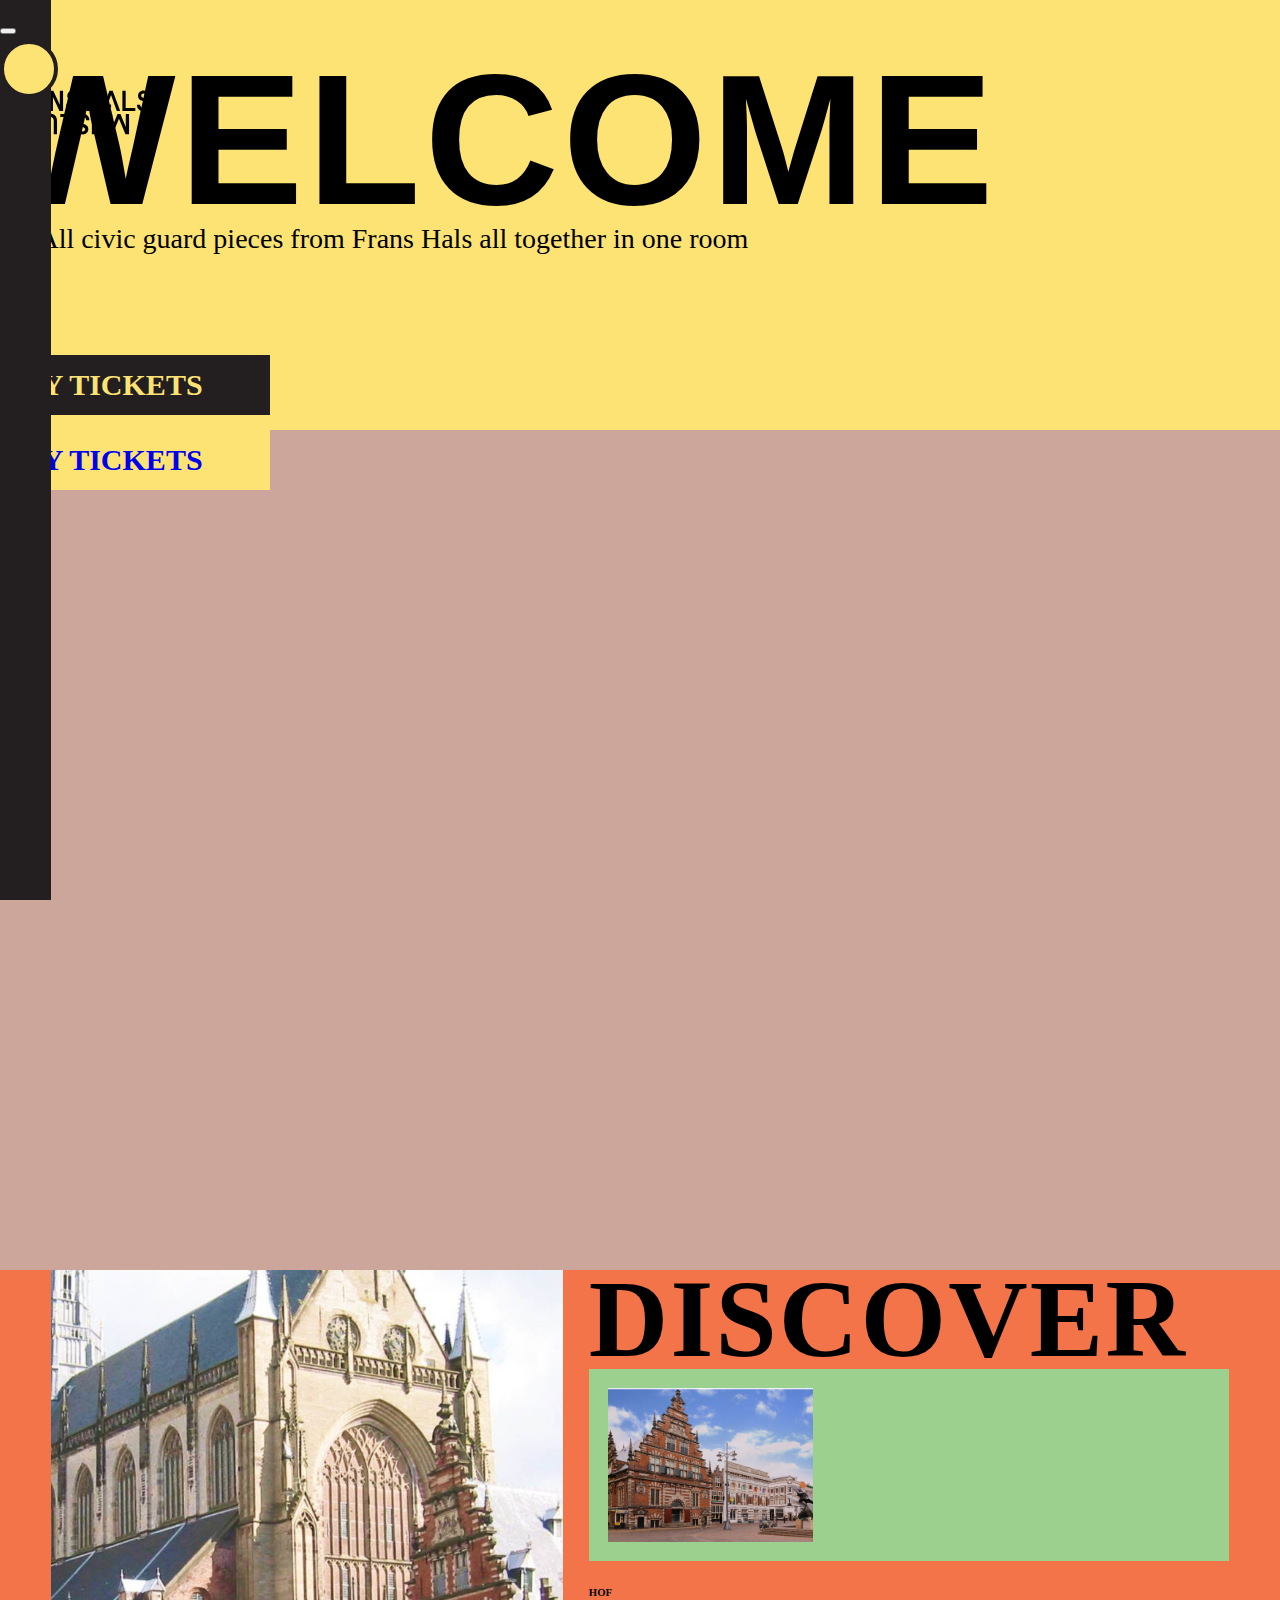
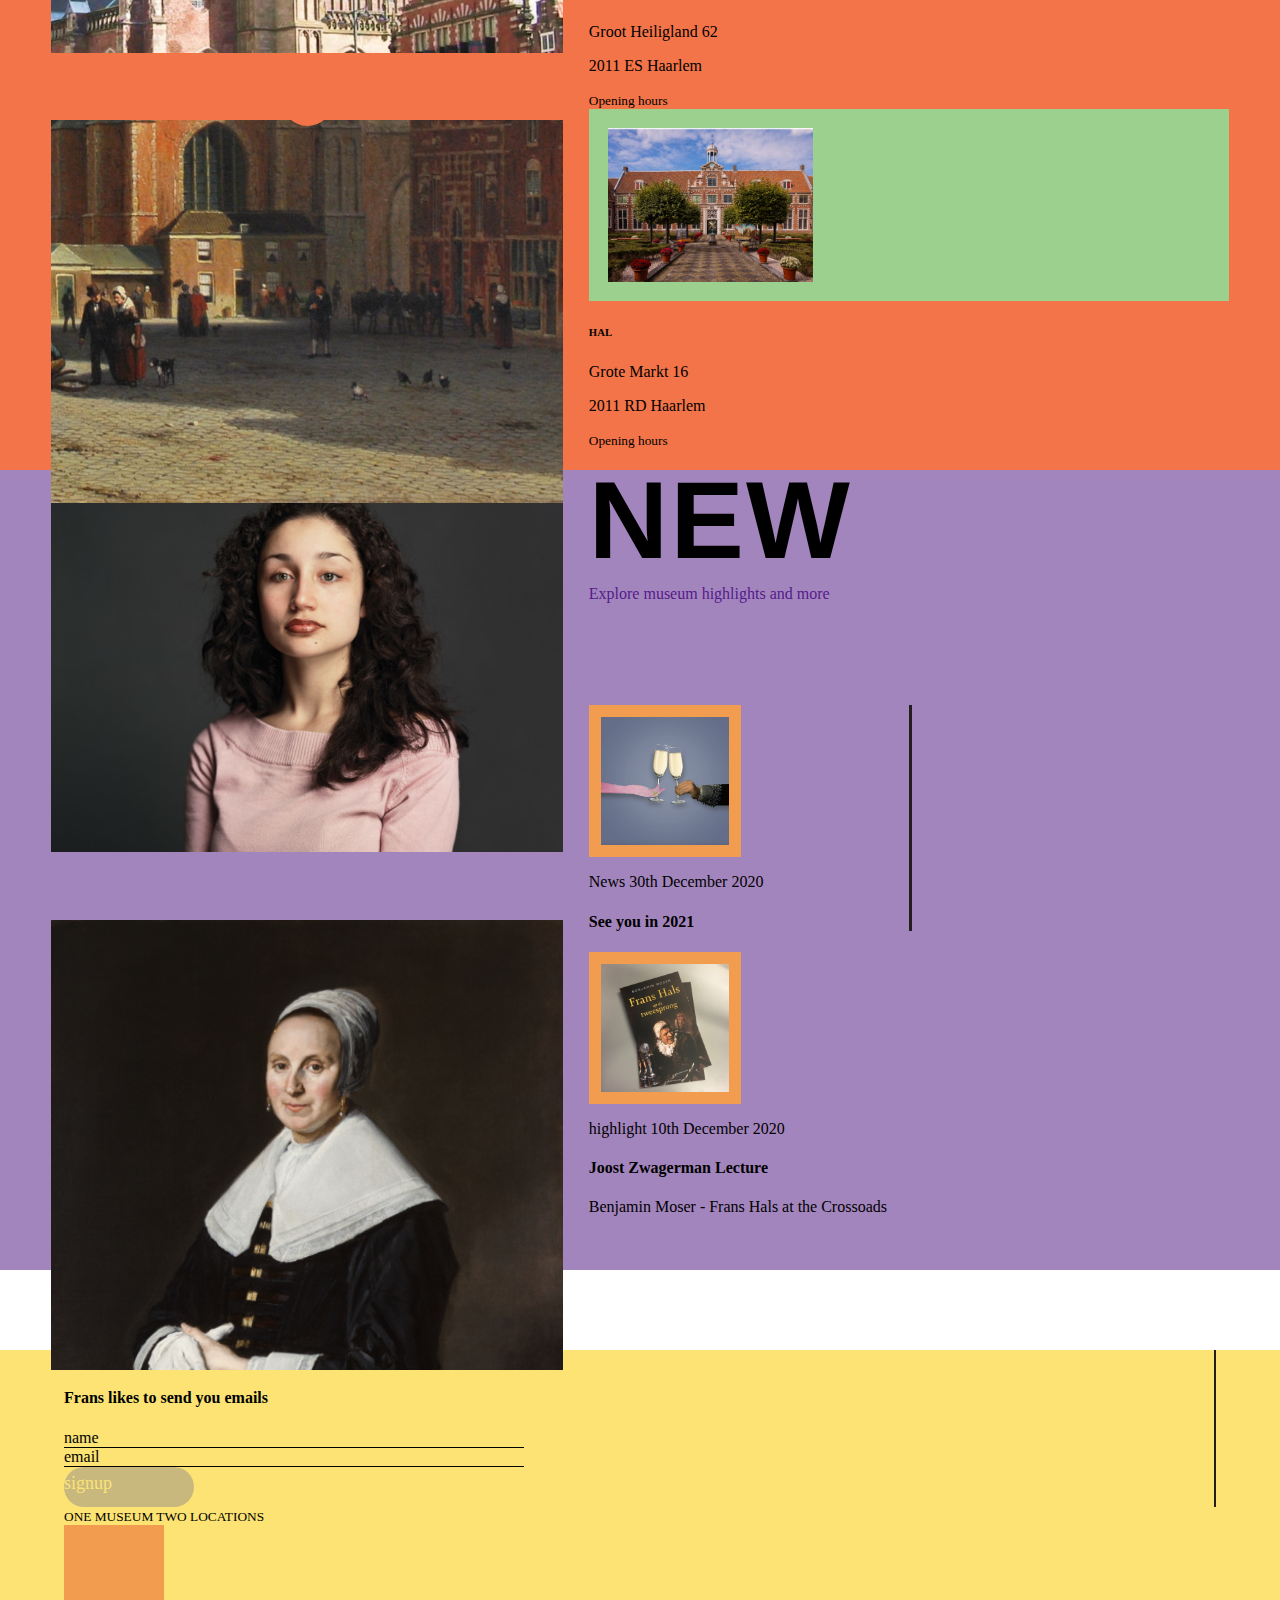
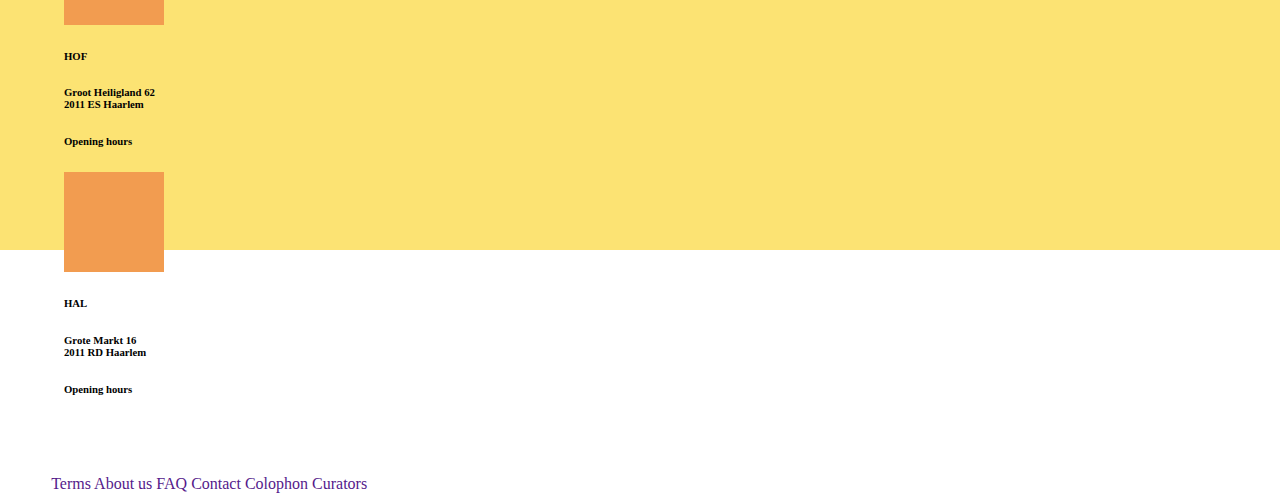
<file: FransHals/index.html>
<!DOCTYPE html>
<html lang="en">

<head>
    <meta charset="UTF-8">
    <meta http-equiv="X-UA-Compatible" content="IE=edge">
    <meta name="viewport" content="width=device-width, initial-scale=1.0">
    <!-- 改bootstrap4會錯 -->
    <link href="https://cdn.jsdelivr.net/npm/bootstrap@5.0.0-beta3/dist/css/bootstrap.min.css" rel="stylesheet"
        integrity="sha384-eOJMYsd53ii+scO/bJGFsiCZc+5NDVN2yr8+0RDqr0Ql0h+rP48ckxlpbzKgwra6" crossorigin="anonymous">
    <link rel="stylesheet" href="https://cdn.jsdelivr.net/npm/bootstrap@4.6.0/dist/js/bootstrap.bundle.min.js">
    <link rel="stylesheet" href="https://use.fontawesome.com/releases/v5.7.2/css/all.css"
        integrity="sha384-fnmOCqbTlWIlj8LyTjo7mOUStjsKC4pOpQbqyi7RrhN7udi9RwhKkMHpvLbHG9Sr" crossorigin="anonymous">
    <link rel="stylesheet" href="./index.css">
    <title>BS Frans Hals</title>
    
</head>

<body>

    <div class="container-fluid p-0">
        <div class="nav-bar d-flex flex-column align-items-center justify-content-center">
            <i class="far fa-calendar textHero p-2 my-4"></i>
            <!-- <i class="fas fa-ticket-alt textHero p-2 my-4"></i> -->
            <button data-toggle="popover" data-container="body"  data-placement="right" data-content="buy" class="btn fit-content my-4 p-0" ><i class="fas fa-ticket-alt textHero p-2 "></i></button>
            

            <div class="navBtn my-4"><i class="fas fa-bars textDark"></i></div>
            <i class="fas fa-search textHero p-2 my-4"></i>
            <i class="fas fa-map-marker-alt textHero p-2 my-4"></i>
        </div>
        <div class="row home-hero text-center align-items-center justify-content-center position-relative">
            <div class="logo d-flex justify-content-center">
                <img src="./images/logo.svg" alt="">
            </div>
            <div class="home-heroTitle">WELCOME</div>
            <div class="home-heroSubtitle ">All civic guard pieces from Frans Hals all together in one room</div>
            <div class="keyButton bottom-0 bgDark position-absolute">
                <a class="textHero" href="#">BUY TICKETS</a>
            </div>
        </div>
        <div class="row exhiButton-row text-center justify-content-evenly ">
            <div class="keyButton bgHero">
                <a class="text-dark" href="#">BUY TICKETS</a>
            </div>
        </div>
        <div class="row exhi-row ">
            <div class="eCardWrap d-flex">
                <div class="eCard eCard1">
                    <div class="ePic ePic1">
                    </div>
                    <div class="eTitle">FAQ</div>
                </div>
                <div class="eCard eCard2">
                    <div class="ePic ePic2">
                    </div>
                    <div class="eTitle">WHO IS SHE?</div>
                </div>
                <div class="eCard eCard3">
                    <div class="ePic ePic3">
                    </div>
                    <div class="eTitle">Frans Hals at home</div>
                </div>
            </div>
        </div>
        <div class="row discover-row">
            <div id="video-wrap" class="video-wrap ">
                <div class="video video-top">
                    <img src="./images/video-top.jpg" alt="">
                </div>
                <div class="video video-bottom">
                    <img src="./images/video-bottom.jpg" alt="">
                </div>
                <div class="play-btn d-flex align-items-center justify-content-center">
                    <i class="fas fa-play"></i>
                </div>
            </div>
            <div class="discover-wrap d-flex flex-column align-items-center">
                <div class="disTitle mt-5 mb-2">DISCOVER</div>
                <div class="disCard d-flex justify-content-evenly mt-5 mb-5">
                    <div class="disCard1 mx-3">
                        <div class="disPic-wrap">
                            <div class="disPic disPic1"></div>
                        </div>
                        <div class="disText mt-4 text-center">
                            <h6><strong>HOF</strong></h6>
                            <p class="m-0">Groot Heiligland 62</p>
                            <p>2011 ES Haarlem</p>
                            <small>Opening hours</small>
                        </div>

                    </div>
                    <div class="disCard2 mx-3">
                        <div class="disPic-wrap">
                            <div class="disPic disPic2"></div>
                        </div>
                        <div class="disText mt-4 text-center">
                            <h6><strong>HAL</strong></h6>
                            <p class="m-0">Grote Markt 16</p>
                            <p>2011 RD Haarlem</p>
                            <small>Opening hours</small>
                        </div>
                    </div>

                </div>
                <div class="disSubtitle text-center mt-3">
                    <h4><strong>One museum two locations</strong></h4>
                    <p>Welcome to the Frans Hals Museum. One museum at two locations. With art from the 16th and 17th centuries, modern and contemporary art and a stimulating mix of both.</p>
                </div>
            </div>
        </div>
        <div class="row new-row">
            <div id="newPic-wrap" class="newPic-wrap">
                <div class="new new-top">
                    <img src="./images/newPic-top.jpg" alt="">
                </div>
                <div class="new new-bottom">
                    <img src="./images/newPic-bottom.jpg" alt="">
                </div>
                
            </div>
            <div class="new-wrap d-flex flex-column align-items-center">
                <div class="newTitle mt-5 mb-3">NEW</div>
                <a href=""><p class="text-dark mt-4 mb-5">Explore museum highlights and more</p></a>
                <div class="d-flex w-100 newCols">
                    <div class="new-col newCol-left p-2 d-flex flex-column align-items-center text-center">
                        <div class="newPic-left"></div>
                        <p class="mt-3">News 30th December 2020</p>
                        <h4><strong>See you in 2021</strong></h4>
                    </div>
                    <div class="new-col newCol-right p-2 d-flex flex-column align-items-center text-center">
                        <div class="newPic-right mt-5"></div>
                        <p class="mt-3">highlight 10th December 2020</p>
                        <h4 class="mt-3"><strong>Joost Zwagerman Lecture</strong></h4>
                        <p class="mt-3">Benjamin Moser - Frans Hals at the Crossoads</p>
                    </div>
                </div>
            </div>
        </div>
        <div id="footer-row" class="row footer-row">
            <div class="footer-wrap d-flex text-center">
                <div class="col footer-left d-flex flex-column">
                    <small class="mt-4">NEWSLETTER</small>
                    <h4 class="mt-4 mb-5"><strong>Frans likes to send you emails</strong></h4>
                    <div class="contact d-flex justify-content-evenly">
                        <div class="input name mt-4">name</div>
                        <div class="input email mt-4">email</div>
                    </div>
                    <div class="signup mt-4 align-self-center">signup</div>

                </div>
                <div class="col footer-right d-flex flex-column">
                    <small class="mt-4">ONE MUSEUM TWO LOCATIONS</small>
                    <div class="d-flex justify-content-evenly mt-3">
                        <div class="hof">
                            <div class="hofPic mx-auto mb-2"></div>
                            <h6>HOF</h6>
                            <h6>Groot Heiligland 62 <br>2011 ES Haarlem</h6>
                            <h6>Opening hours</h6>
                        </div>
                        <div class="hal">
                            <div class="halPic mx-auto mb-2"></div>
                            <h6>HAL</h6>
                            <h6>Grote Markt 16 <br>2011 RD Haarlem</h6>
                            <h6>Opening hours</h6>
                        </div>
                    </div>

                </div>
            </div>
            <div class="d-flex footer-bottom mb-5 justify-content-center">
                <div class="footer-icon">
                    <i class="fab fa-facebook-square mx-2"></i>
                    <i class="fab fa-twitter-square mx-2"></i>
                    <i class="fab fa-instagram mx-2"></i>
                </div>
                <div class="footer-link d-flex justify-content-center ml-auto">
                    <a class="mx-auto text-dark" href="">Terms</a>
                    <a class="mx-auto text-dark" href="">About us</a>
                    <a class="mx-auto text-dark" href="">FAQ</a>
                    <a class="mx-auto text-dark" href="">Contact</a>
                    <a class="mx-auto text-dark" href="">Colophon</a>
                    <a class="mx-auto text-dark" href="">Curators</a>
                </div>
                <div class="footer-svg"></div>
                

            </div>
        </div>
    </div>

    <script src="https://code.jquery.com/jquery-3.6.0.js" integrity="sha256-H+K7U5CnXl1h5ywQfKtSj8PCmoN9aaq30gDh27Xc0jk=" crossorigin="anonymous"></script>
    <script>

        const videoTop = $('#video-wrap').offset().top;
        const newPicTop = $('#newPic-wrap').offset().top;
        const footerRowTop = $('#footer-row').offset().top;
        const newPicRightTop = $('.newPic-right').offset().top;
        
        $(window).scroll(function(){
            console.log('scrollTop',$(this).scrollTop());
            console.log('videoTop',videoTop);
            console.log('newPicTop',newPicTop);
            console.log('footerRowTop',footerRowTop);
            



            if($(this).scrollTop()>= videoTop && $(this).scrollTop() <= newPicTop){
                $('#video-wrap').addClass('fixed');
            } else {
                $('#video-wrap').removeClass('fixed');
            }

            if($(this).scrollTop()>= newPicRightTop-$(this).height() && $(this).scrollTop() <= footerRowTop-$(this).height()){
                $('#newPic-wrap').addClass('fixed').addClass('bottom');
                
            } else {
                $('#newPic-wrap').removeClass('fixed');
            }
            //  else if(footerRowTop <= $(this).scrollTop() && $(this).scrollTop() < $(body).hight() ){
            //     $('#newPic-wrap').removeClass('fixed').addClass('bottom').removeClass('top');;
            // }
            

        });
    </script>

</body>


</html>
</file>
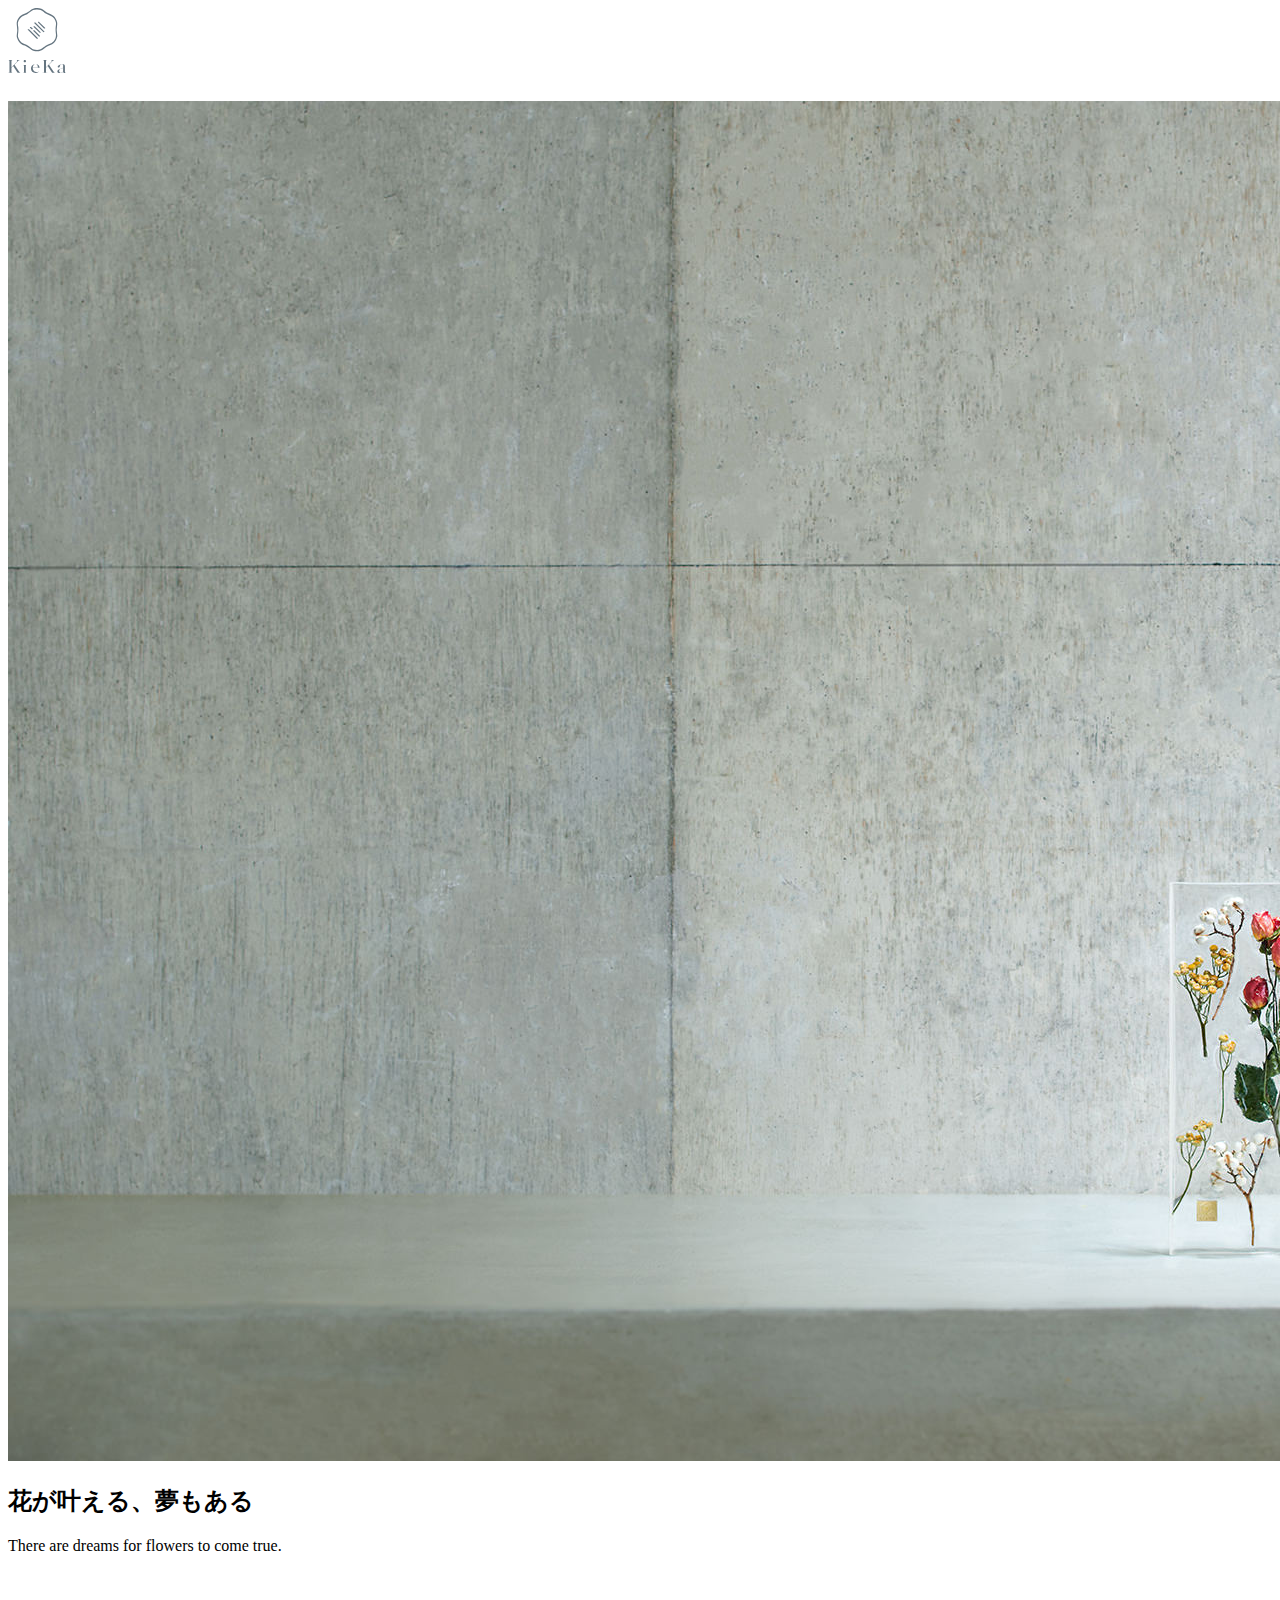
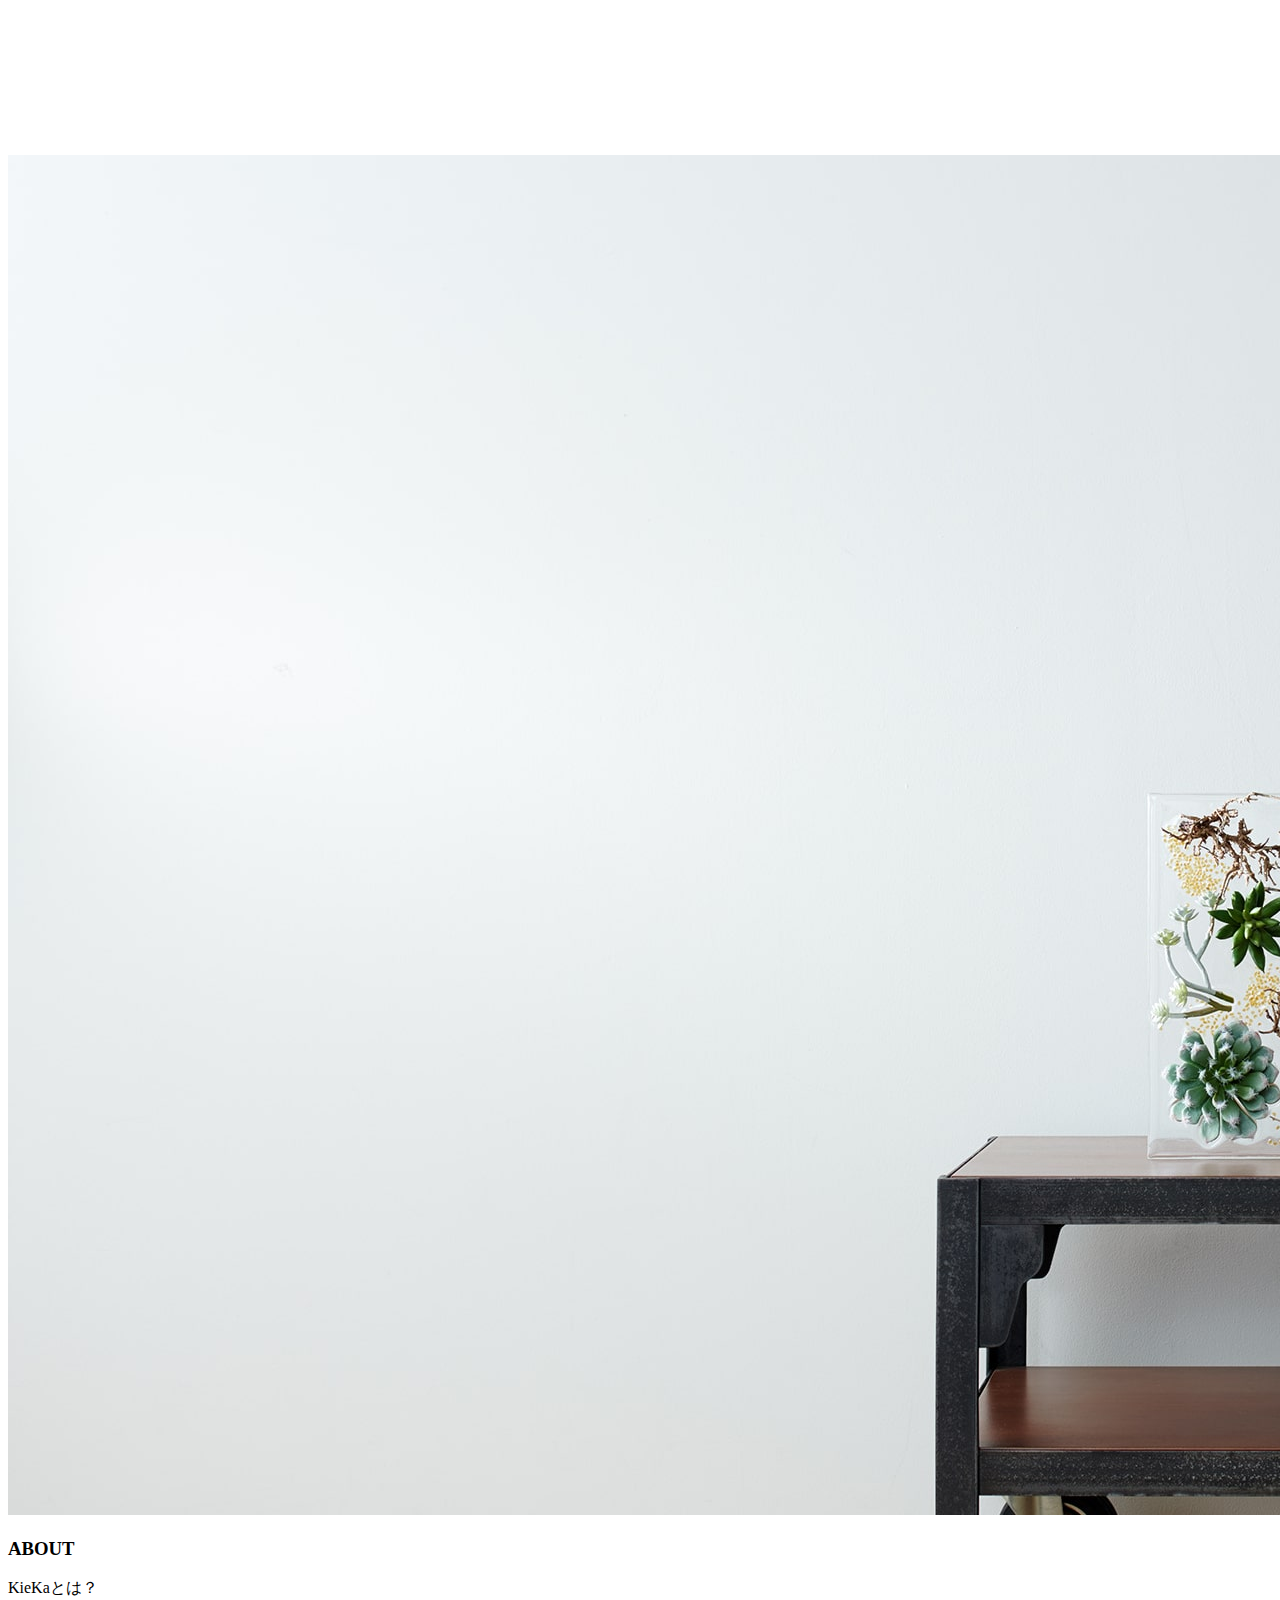
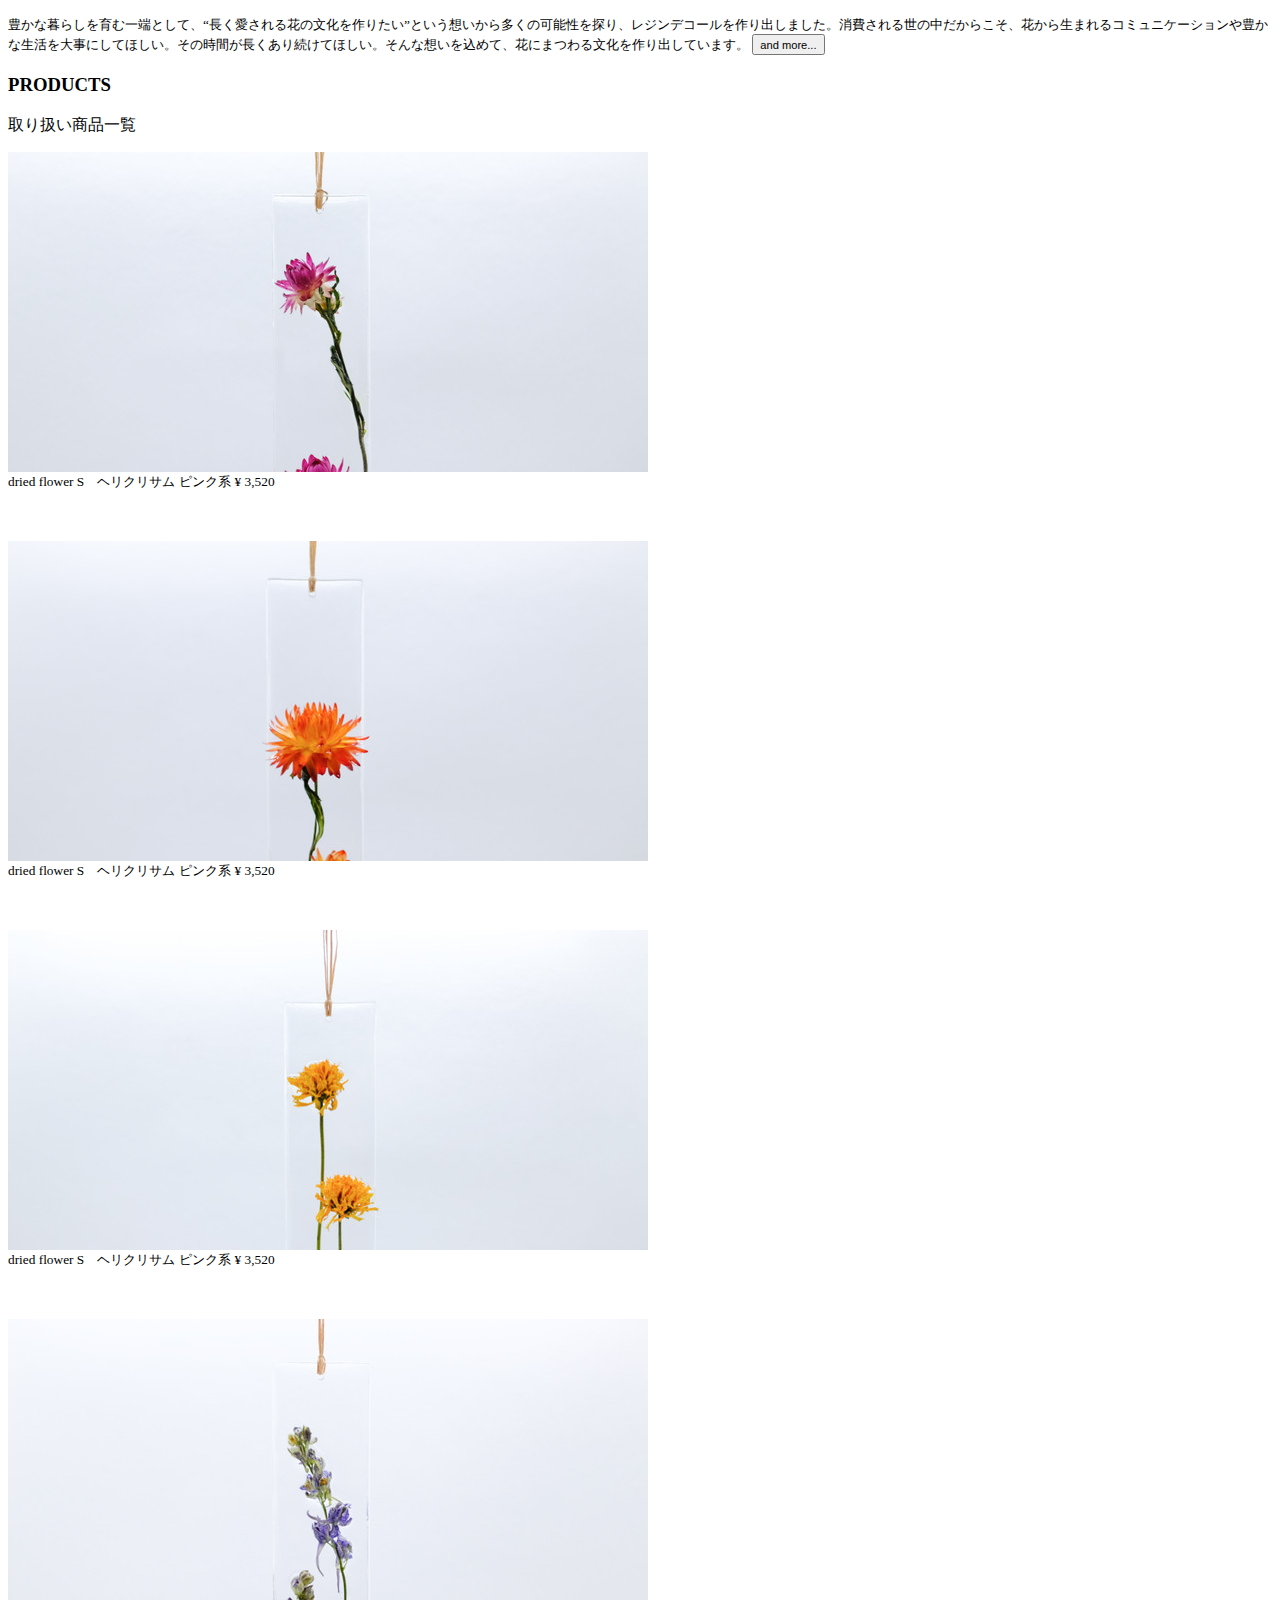
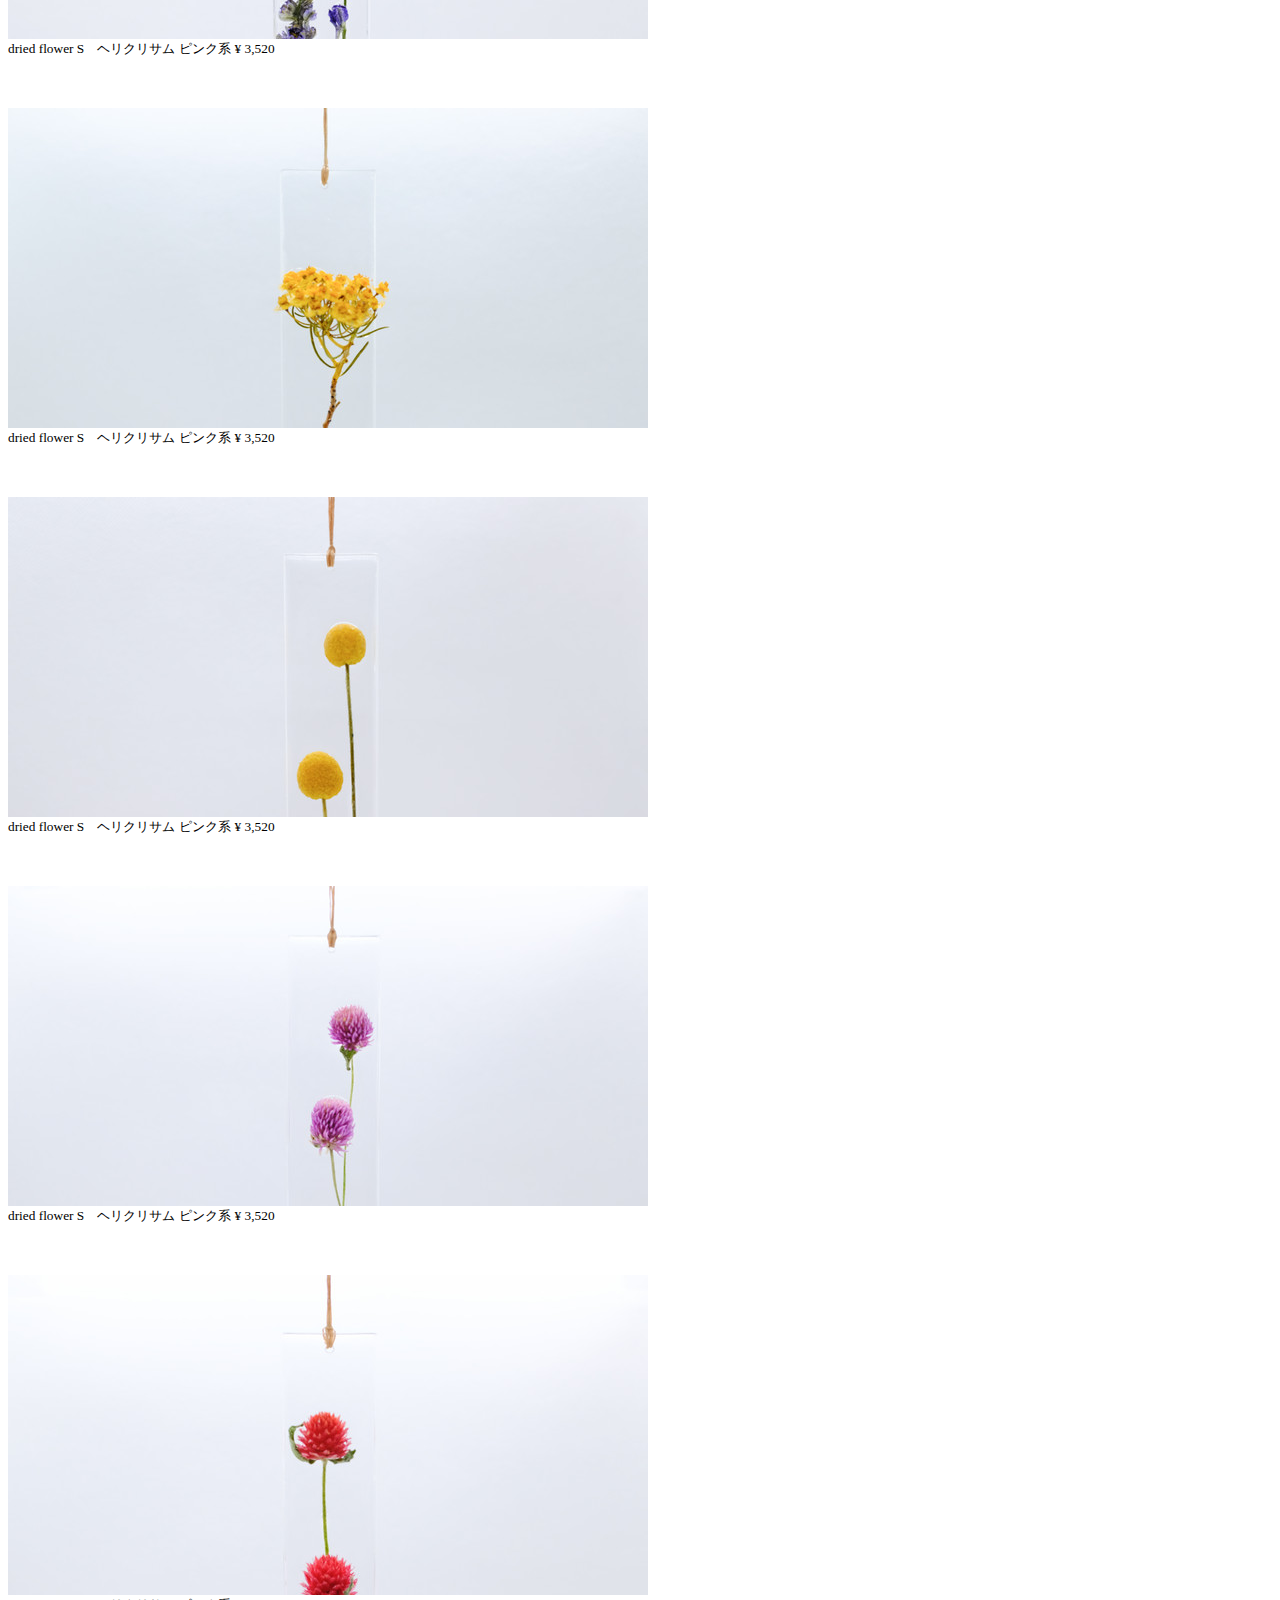
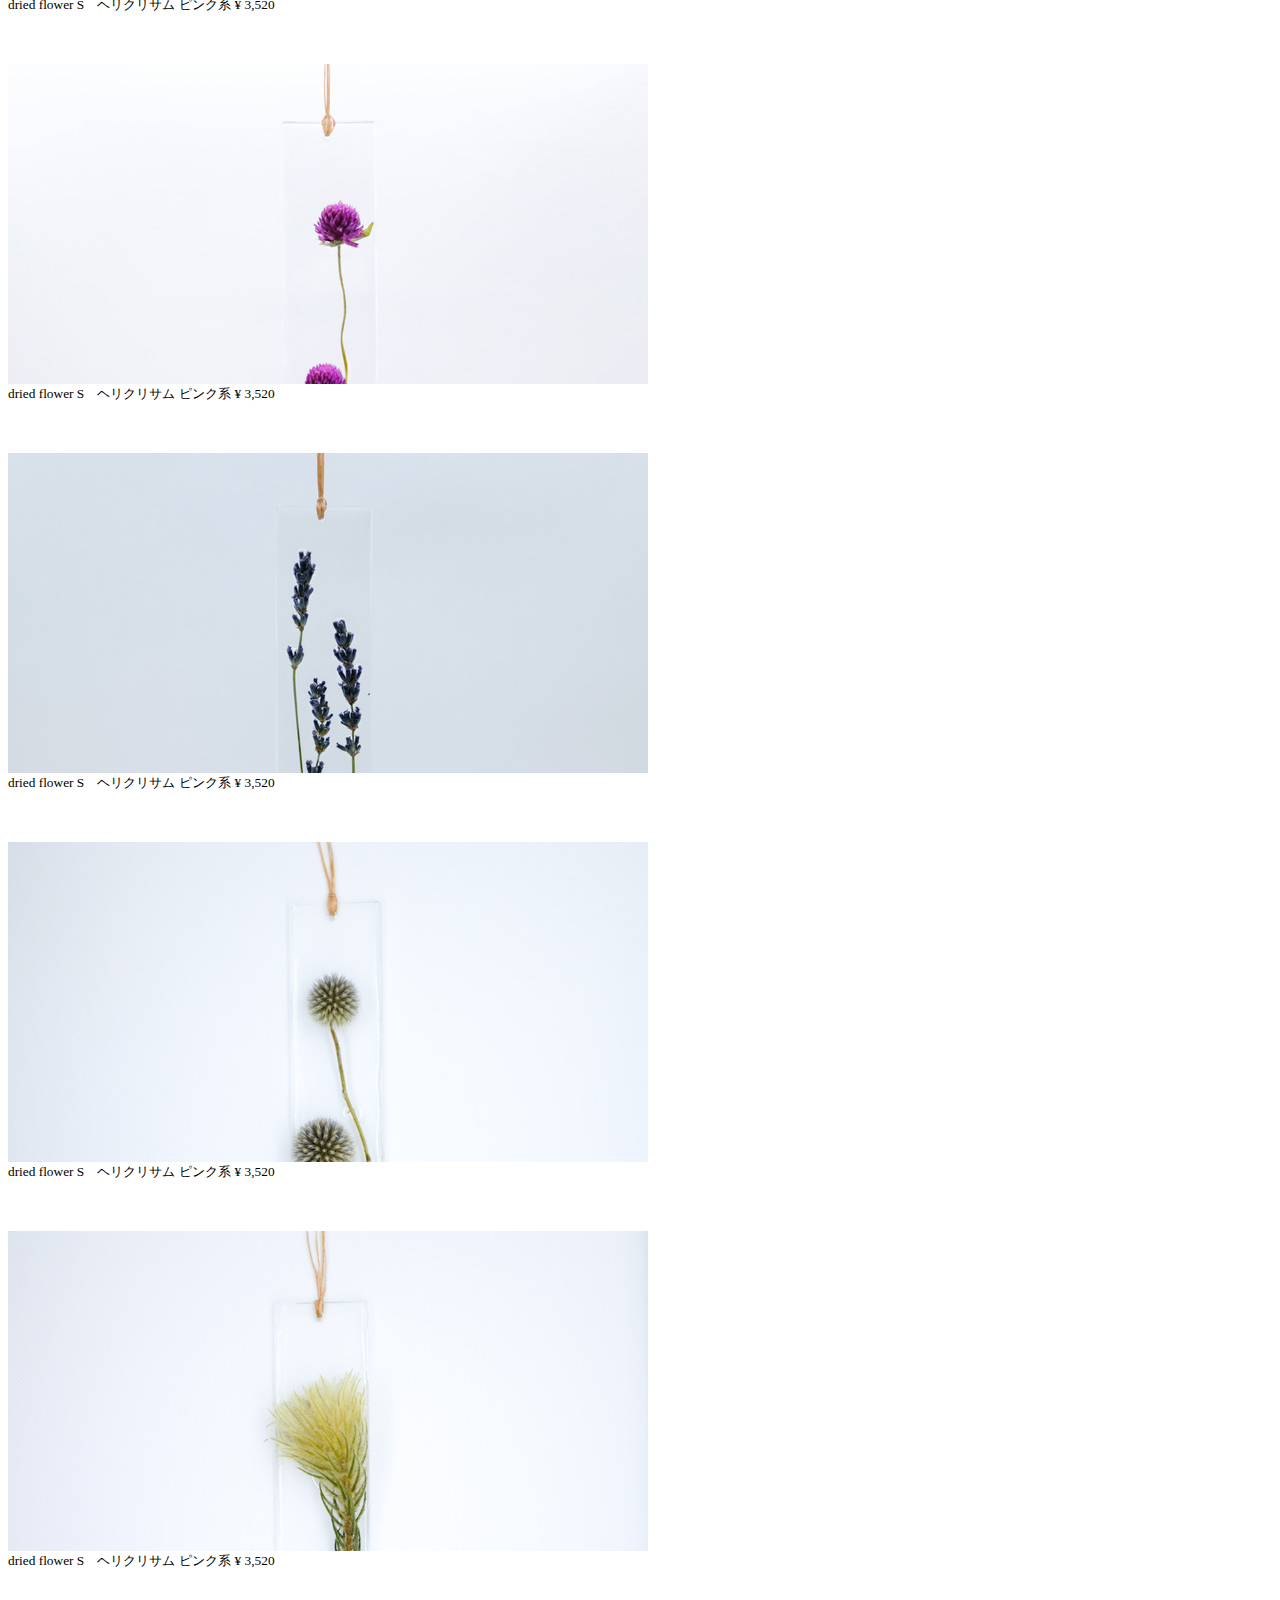
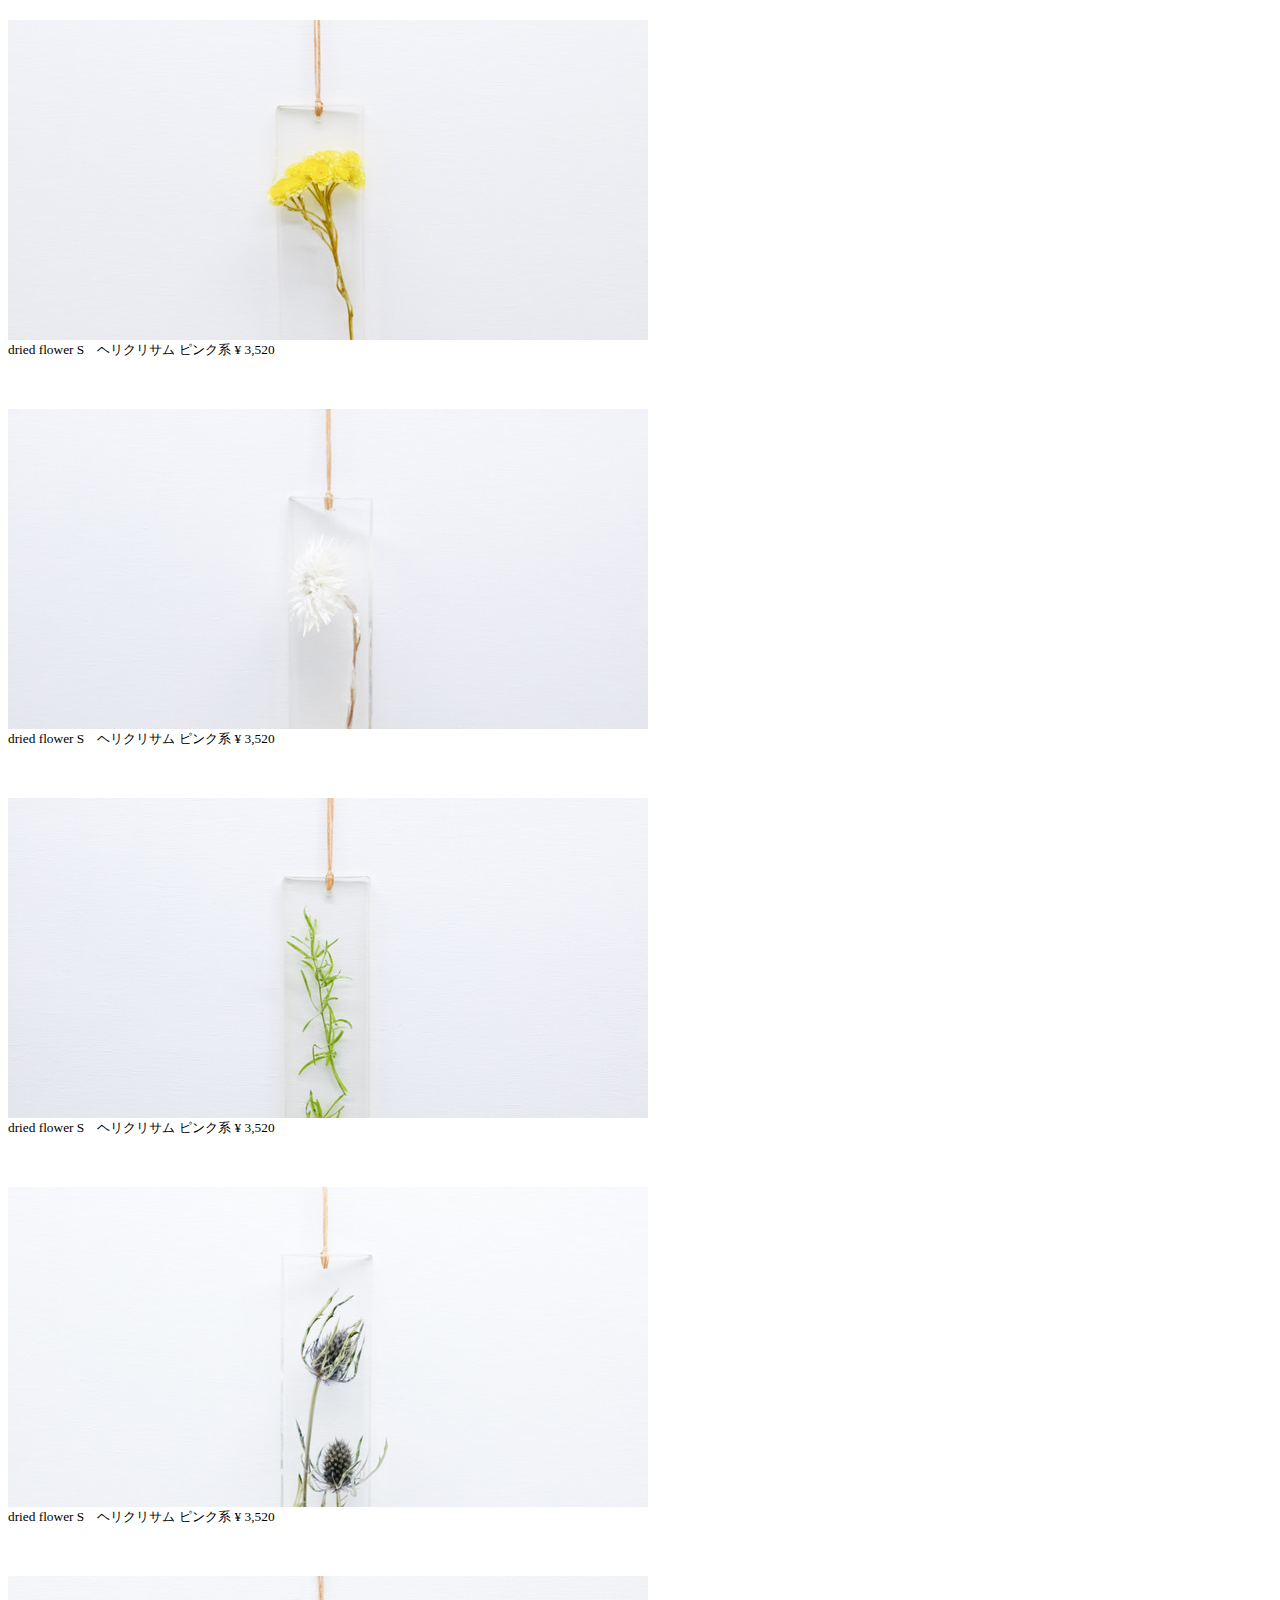
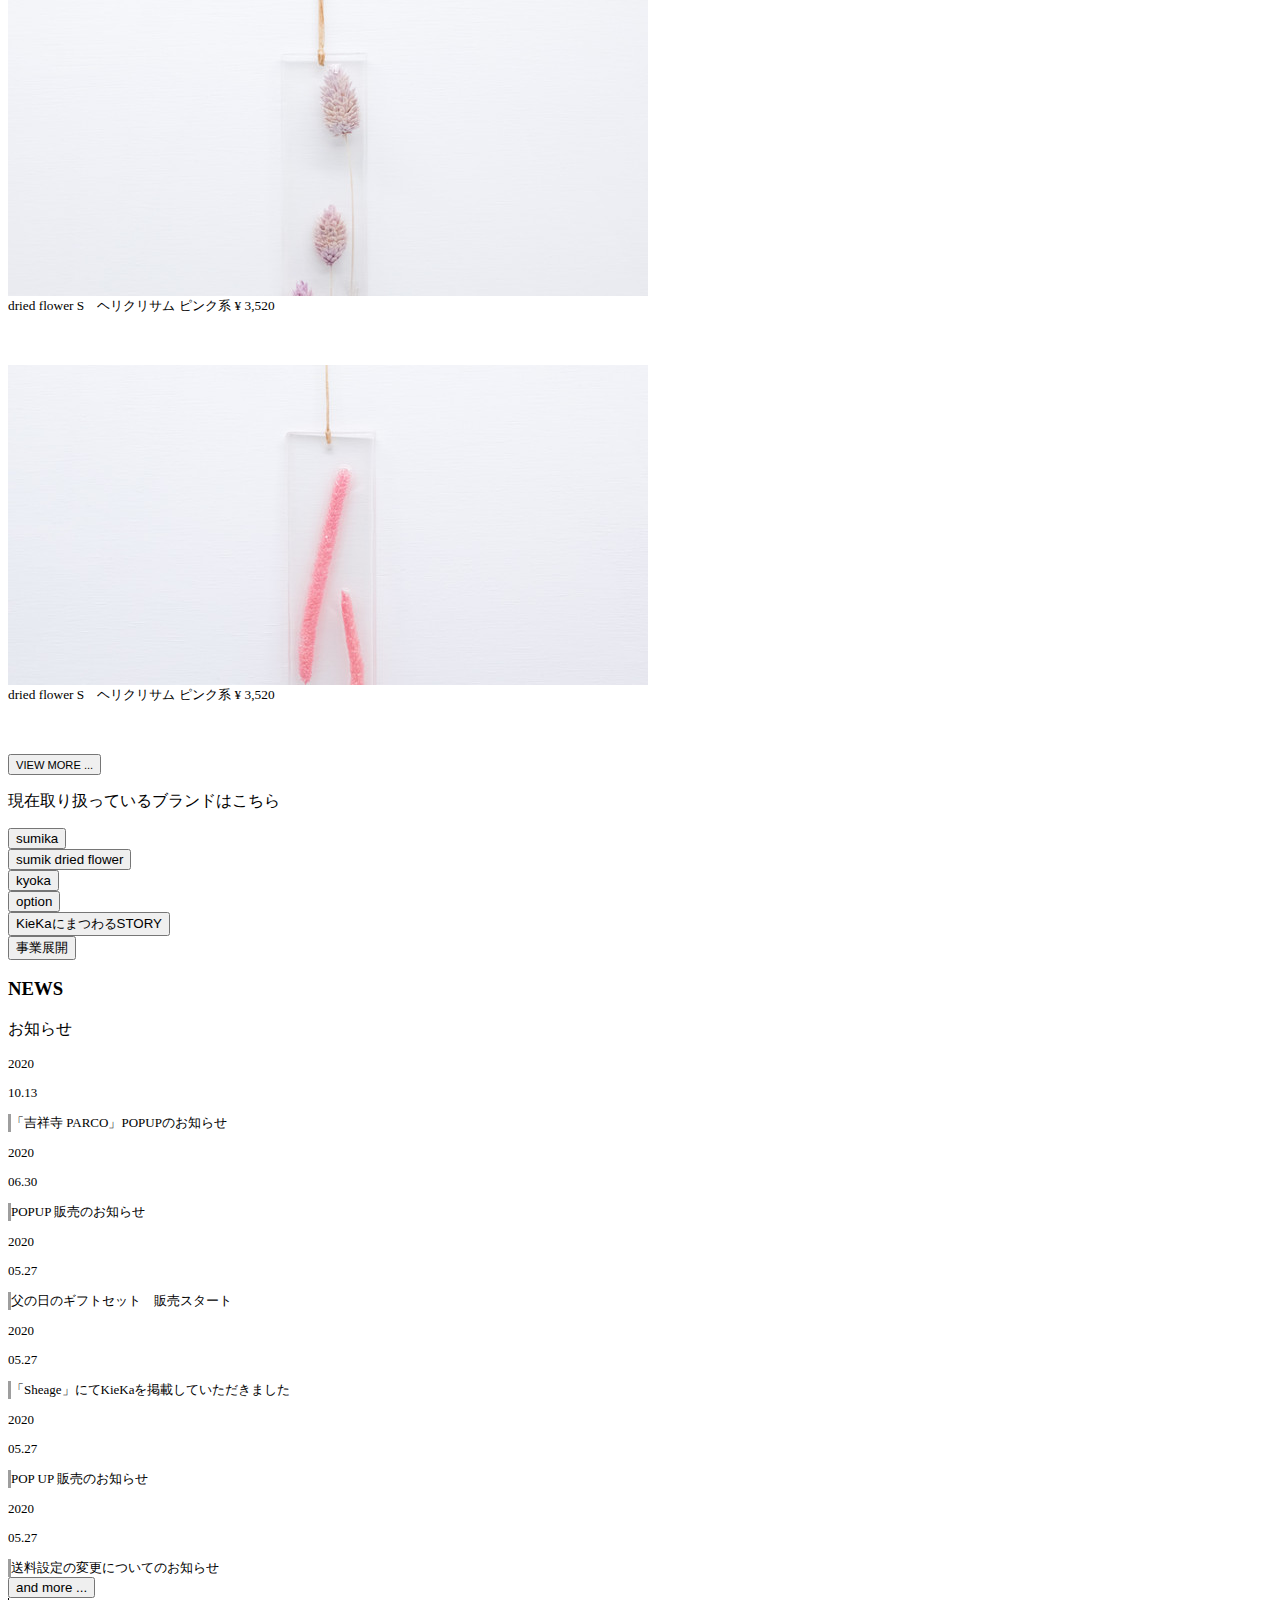
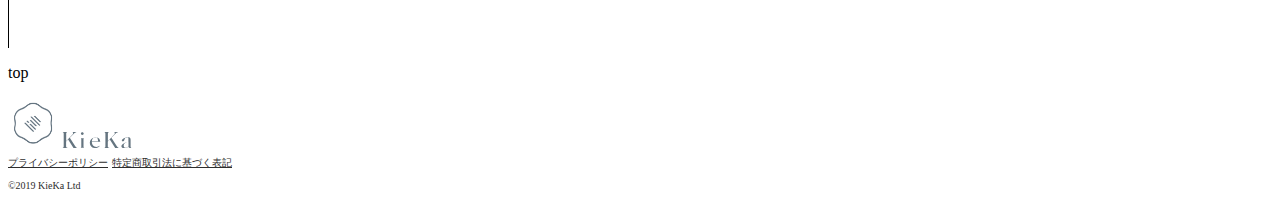
<file: kieka/index.html>
<!-- #2d2d2d -->

<!doctype html>
<html lang="en">

<head>
    <!-- Required meta tags -->
    <meta charset="utf-8">
    <meta name="viewport" content="width=device-width, initial-scale=1, shrink-to-fit=no">

    <!-- Bootstrap CSS -->
    <link rel="stylesheet" href="https://stackpath.bootstrapcdn.com/bootstrap/4.2.1/css/bootstrap.min.css"
        integrity="sha384-GJzZqFGwb1QTTN6wy59ffF1BuGJpLSa9DkKMp0DgiMDm4iYMj70gZWKYbI706tWS" crossorigin="anonymous">
    <!-- <link rel="stylesheet" href="./fontawesome-free-5.15.2-web/css/all.css"> -->
    <link
      rel="stylesheet"
      href="https://use.fontawesome.com/releases/v5.7.2/css/all.css"
      integrity="sha384-fnmOCqbTlWIlj8LyTjo7mOUStjsKC4pOpQbqyi7RrhN7udi9RwhKkMHpvLbHG9Sr"
      crossorigin="anonymous"
    />

    <title>BS Kieka</title>
    <style>

        @media screen and (max-width: 767px){
            .itempic {
                height: 230px;
            }
        }
        @media screen and (min-width: 768px) and (max-width: 991px){
            .itempic {
                height: 300px;
            }
        }
        /* 小於991px時 */
        @media screen and (max-width: 991px){
            .kv-title {
                top: 50%;
                left: 10%;
            }
            .kv-title h2 {
                font-size: 20px;
            }
        }

        /* 超過991px時 */
        @media screen and (min-width: 992px){
            .kv-title {
                top: 50%;
                left: -20%;
            }
            .mymargin {
                margin-top: 200px;
            }
            .itempic {
                height: 320px;
            }
        }
        
        /* .row *{
            background-color: rgb(247, 218, 218);
            outline: 1px solid red;
        } */
        /* -----------------Scroll---------------- */
        
        .scroll {
            transform: rotate(90deg);
            transform-origin: right;
            font-size: 20px;
            bottom: -200px;
            right: 5px;
        }

        .scroll-bar {
            width: 50px;
            height: 1px;
            background-color: black;
        }
        .item {
            margin-bottom: 50px;
        }
        
        .item:hover img{
            transform:scale(1.1,1.1);
            opacity: 0.7;
        }
        .itempic {
            width: 100%;
            overflow: hidden;    
        }
        .itempic img {
            transition: .5s;
            object-fit: cover;
        }
        .event {
            font-size: 13px;
        }
        .event-info {
            border-left: 3px solid rgb(158, 158, 158);
        }
        .lastbar {
            width: 1px;
            height: 50px;
            background-color: black;
        }
        .footer-logo {
            width: 50px;
        }
        .comment {
            font-size: 10px;
            color: #2d2d2d;
        }
    </style>

</head>

<body>
    <!---------- Nav ------------------>
    <nav>
        <div class="container-fluid">
            <div class="row justify-content-between">
                <div class="nav-logo mx-5 my-3">
                    <img src="./kieka-images/kieka.svg" alt="">
                </div>
                <div class="nav-right d-flex align-items-center mr-5">
                    <div class="nav-icons mx-2">
                        <i class="fas fa-search"></i>
                    </div>
                    <div class="nav-icons mx-2">
                        <i class="fas fa-shopping-cart"></i>
                    </div>
                    <div class="nav-icons mx-2">
                        <i class="fas fa-bars"></i>
                    </div>
                </div>
            </div>
        </div>
    </nav>

    <main>
        <!---------- Key View ------------------>
        
        <div class="container-fluid">
            <div class="row kv-row justify-content-end align-items-center ">
                <!-- 空的div裡面放scroll -->
                <div class="kv-scroll col-lg-3 d-none d-lg-block  align-self-end">
                    <div class="scroll d-flex align-items-center justify-content-end mr-3">
                        <small>scroll</small>
                        <div class="scroll-bar mx-3 "></div>
                    </div>
                </div>

                <div class="kv col-12 col-lg-9 position-relative p-0">
                    <img class="w-100" src="./kieka-images/0-keyview.jpg" alt="">
                    <div class=" kv-title position-absolute ">
                        <h2>花が叶える、夢もある</h2>
                        <p>There are dreams for flowers to come true.</p>
                    </div>
                </div>
            </div>
        </div>

        <div class="container mymargin">
            <!---------- ABOUT -------------------------->
            <div class="row aboutrow justify-content-between p-3 my-5  flex-lg-row-reverse">
                <div class="about-pic col-12 col-lg-6 px-0">
                    <img class="w-100" src="./kieka-images/0-about.jpg" alt="">
                </div>
                <div class="about-info col-12 col-lg-6">
                    <h3 class="my-2">ABOUT</h3>
                    <p>KieKaとは？</p>
                    <small>豊かな暮らしを育む一端として、“長く愛される花の文化を作りたい”という想いから多くの可能性を探り、レジンデコールを作り出しました。消費される世の中だからこそ、花から生まれるコミュニケーションや豊かな生活を大事にしてほしい。その時間が長くあり続けてほしい。そんな想いを込めて、花にまつわる文化を作り出しています。
                    </small>
                    <button type="button" class="btn btn-outline-secondary rounded-0 btn-block mt-5 mb-3"><small>and more...</small></button>
                </div>
            </div>
            <!---------- Product ---------------------------------->
            <div class="row prorow p-3">
                <div class="products col-6 ">
                    <h3>PRODUCTS</h3>
                    <p>取り扱い商品一覧</p>
                </div>
            </div>

            <div class="row itemsrow justify-content-between mb-10">
                <!-- -------------- -->
                <div class="item col-6 col-lg-4">
                    <div class="itempic">
                        <img class="w-100 h-100" src="./kieka-images/item1.jpg" alt="">
                    </div>
                    <small class="d-block">dried flower S　ヘリクリサム ピンク系</small>
                    <small class="text-muted">¥ 3,520</small>
                </div>
                <div class="item col-6 col-lg-4">
                    <div class="itempic">
                        <img class="w-100 h-100" src="./kieka-images/item2.jpg" alt="">
                    </div>
                    <small class="d-block">dried flower S　ヘリクリサム ピンク系</small>
                    <small class="text-muted">¥ 3,520</small>
                </div>
                <div class="item col-6 col-lg-4">
                    <div class="itempic">
                        <img class="w-100 h-100" src="./kieka-images/item3.jpg" alt="">
                    </div>
                    <small class="d-block"> dried flower S　ヘリクリサム ピンク系</small>
                    <small class="text-muted">¥ 3,520</small>
                </div>
                <div class="item col-6 col-lg-4">
                    <div class="itempic">
                        <img class="w-100 h-100" src="./kieka-images/item4.jpg" alt="">
                    </div>
                    <small class="d-block">dried flower S　ヘリクリサム ピンク系</small>
                    <small class="text-muted">¥ 3,520</small>
                </div>
                <div class="item col-6 col-lg-4">
                    <div class="itempic">
                        <img class="w-100 h-100" src="./kieka-images/item5.jpg" alt="">
                    </div>
                    <small class="d-block">dried flower S　ヘリクリサム ピンク系</small>
                    <small class="text-muted">¥ 3,520</small>
                </div>
                <div class="item col-6 col-lg-4">
                    <div class="itempic">
                        <img class="w-100 h-100" src="./kieka-images/item6.jpg" alt="">
                    </div>
                    <small class="d-block">dried flower S　ヘリクリサム ピンク系</small>
                    <small class="text-muted">¥ 3,520</small>
                </div>
                <div class="item col-6 col-lg-4">
                    <div class="itempic">
                        <img class="w-100 h-100" src="./kieka-images/item7.jpg" alt="">
                    </div>
                    <small class="d-block">dried flower S　ヘリクリサム ピンク系</small>
                    <small class="text-muted">¥ 3,520</small>
                </div>
                <div class="item col-6 col-lg-4">
                    <div class="itempic">
                        <img class="w-100 h-100" src="./kieka-images/item8.jpg" alt="">
                    </div>
                    <small class="d-block">dried flower S　ヘリクリサム ピンク系</small>
                    <small class="text-muted">¥ 3,520</small>
                </div>
                <div class="item col-6 col-lg-4">
                    <div class="itempic">
                        <img class="w-100 h-100" src="./kieka-images/item9.jpg" alt="">
                    </div>
                    <small class="d-block">dried flower S　ヘリクリサム ピンク系</small>
                    <small class="text-muted">¥ 3,520</small>
                </div>
                <div class="item col-6 col-lg-4">
                    <div class="itempic">
                        <img class="w-100 h-100" src="./kieka-images/item10.jpg" alt="">
                    </div>
                    <small class="d-block">dried flower S　ヘリクリサム ピンク系</small>
                    <small class="text-muted">¥ 3,520</small>
                </div>
                <div class="item col-6 col-lg-4">
                    <div class="itempic">
                        <img class="w-100 h-100" src="./kieka-images/item11.jpg" alt="">
                    </div>
                    <small class="d-block">dried flower S　ヘリクリサム ピンク系</small>
                    <small class="text-muted">¥ 3,520</small>
                </div>
                <div class="item col-6 col-lg-4">
                    <div class="itempic">
                        <img class="w-100 h-100" src="./kieka-images/item12.jpg" alt="">
                    </div>
                    <small class="d-block">dried flower S　ヘリクリサム ピンク系</small>
                    <small class="text-muted">¥ 3,520</small>
                </div>
                <div class="item col-6 col-lg-4">
                    <div class="itempic">
                        <img class="w-100 h-100" src="./kieka-images/item13.jpg" alt="">
                    </div>
                    <small class="d-block">dried flower S　ヘリクリサム ピンク系</small>
                    <small class="text-muted">¥ 3,520</small>
                </div>
                <div class="item col-6 col-lg-4">
                    <div class="itempic">
                        <img class="w-100 h-100" src="./kieka-images/item14.jpg" alt="">
                    </div>
                    <small class="d-block">dried flower S　ヘリクリサム ピンク系</small>
                    <small class="text-muted">¥ 3,520</small>
                </div>
                <div class="item col-6 col-lg-4">
                    <div class="itempic">
                        <img class="w-100 h-100" src="./kieka-images/item15.jpg" alt="">
                    </div>
                    <small class="d-block">dried flower S　ヘリクリサム ピンク系</small>
                    <small class="text-muted">¥ 3,520</small>
                </div>
                <div class="item col-6 col-lg-4">
                    <div class="itempic">
                        <img class="w-100 h-100" src="./kieka-images/item16.jpg" alt="">
                    </div>
                    <small class="d-block">dried flower S　ヘリクリサム ピンク系</small>
                    <small class="text-muted">¥ 3,520</small>
                </div><div class="item col-6 col-lg-4">
                    <div class="itempic">
                        <img class="w-100 h-100" src="./kieka-images/item17.jpg" alt="">
                    </div>
                    <small class="d-block">dried flower S　ヘリクリサム ピンク系</small>
                    <small class="text-muted">¥ 3,520</small>
                </div><div class="item col-6 col-lg-4">
                    <div class="itempic">
                        <img class="w-100 h-100" src="./kieka-images/item18.jpg" alt="">
                    </div>
                    <small class="d-block">dried flower S　ヘリクリサム ピンク系</small>
                    <small class="text-muted">¥ 3,520</small>
                </div>
                <button type="button" class="btn btn-outline-secondary rounded-0 col-10 col-lg-7 col-xl-7 mx-auto mt-4 mb-5"><small>VIEW 
                    MORE  ...</small></button>
            </div>

            <div class="row my-5">
                <p class="mx-auto ">現在取り扱っているブランドはこちら</p>
            </div>

            <!---------- Buttons ---------------------------------->
            <div class="row buttons-row justify-content-around">
                <div class="col-12 col-md-6 col-lg-4 my-1">
                    <button type="button"
                        class="button1 btn btn-outline-secondary btn-block rounded-0">sumika</button>
                </div>
                <div class="col-12 col-md-6 col-lg-4 my-1">
                    <button type="button"
                        class="button1 btn btn-outline-secondary btn-block rounded-0">sumik dried
                        flower</button>
                </div>
                <div class="col-12 col-md-6 col-lg-4 my-1">
                    <button type="button"
                        class="button1 btn btn-outline-secondary btn-block rounded-0">kyoka</button>
                </div>
                <div class="col-12 col-md-6 col-lg-4 my-1">
                    <button type="button"
                        class="button1 btn btn-outline-secondary btn-block rounded-0">option</button>
                </div>
            </div>
            
            <div class="row justify-content-center text-center mt-5">
                <div class="col-7 col-md-4 my-1">
                    <button type="button"
                        class="btn btn-outline-secondary btn-block rounded-0 py-3">KieKaにまつわるSTORY</button>
                </div>
                <div class="col-7 col-md-4 my-1">
                    <button type="button" class="btn btn-outline-secondary btn-block rounded-0 py-3">事業展開</button>
                </div>

            </div>

            <!---------- NEWS -------------------------->
            <div class="row mt-5 p-3">
                <div class="news">
                    <h3>NEWS</h3>
                    <p>お知らせ</p>
                </div>
            </div>
            <!---------- NEWS EVENTS-------------------------->
            <div class="row p-3 mb-3">
                <div class="event col-12 d-flex align-items-center mb-3">
                    <div class="event-time pr-5  ">
                        <p class="my-0 ">2020</p>
                        <p class="my-0 ">10.13</p>
                    </div>
                    <div class="event-info py-1 pl-5">「吉祥寺 PARCO」POPUPのお知らせ</div>
                </div>
                <div class="event col-12 d-flex align-items-center mb-3">
                    <div class="event-time pr-5  ">
                        <p class="my-0 ">2020</p>
                        <p class="my-0 ">06.30</p>
                    </div>
                    <div class="event-info py-1 pl-5">POPUP 販売のお知らせ</div>
                </div>
                <div class="event col-12 d-flex align-items-center mb-3">
                    <div class="event-time pr-5  ">
                        <p class="my-0 ">2020</p>
                        <p class="my-0 ">05.27</p>
                    </div>
                    <div class="event-info py-1 pl-5">父の日のギフトセット　販売スタート</div>
                </div>
                <div class="event col-12 d-flex align-items-center mb-3">
                    <div class="event-time pr-5  ">
                        <p class="my-0 ">2020</p>
                        <p class="my-0 ">05.27</p>
                    </div>
                    <div class="event-info py-1 pl-5">「Sheage」にてKieKaを掲載していただきました</div>
                </div>
                <div class="event col-12 d-flex align-items-center mb-3">
                    <div class="event-time pr-5  ">
                        <p class="my-0 ">2020</p>
                        <p class="my-0 ">05.27</p>
                    </div>
                    <div class="event-info py-1 pl-5">POP UP 販売のお知らせ</div>
                </div>
                <div class="event col-12 d-flex align-items-center mb-3">
                    <div class="event-time pr-5  ">
                        <p class="my-0 ">2020</p>
                        <p class="my-0 ">05.27</p>
                    </div>
                    <div class="event-info py-1 pl-5">送料設定の変更についてのお知らせ</div>
                </div>
            </div>
            <!-------- back to top ------------------>
            <div class="row mb-5">
                <button type="button" class="btn btn-outline-secondary rounded-0 col-10 col-lg-7 col-xl-7 mx-auto mt-3 mb-3">and
                    more ...</button>
            </div>
            <div class="row flex-column align-items-center mt-5">
                <div class="lastbar my-2"></div>
                <p>top</p>
            </div>
        </div>
    </main>

    <!-- footer -->
    <footer class="container mb-5">
            <div class="row flex-column flex-lg-row justify-content-between align-items-center">
                <div class="footer-left my-2">
                    <img class="footer-logo" src="./kieka-images/kieka-footer-logo.png" alt="">
                    <img class="footer-name" src="./kieka-images/kieka-footer-logo.svg" alt="">
                </div>
                <div class="footer-md mr-lg-auto mx-4 my-2">
                    <a class="comment mx-3" href="">プライバシーポリシー</a>
                    <a class="comment mx-3" href="">特定商取引法に基づく表記</a>
                </div>
                <div class="footer-right text-lg-right my-2">
                    <i class="fab fa-facebook-f mx-3 mr-lg-0"></i>
                    <i class="fab fa-instagram mx-3 mr-lg-0"></i>
                    <p class="comment my-2">©2019 KieKa Ltd</p>
                </div>
            </div>
    </footer>
    

    <!-- Optional JavaScript -->
    <!-- jQuery first, then Popper.js, then Bootstrap JS -->
    <script src="https://code.jquery.com/jquery-3.3.1.slim.min.js"
        integrity="sha384-q8i/X+965DzO0rT7abK41JStQIAqVgRVzpbzo5smXKp4YfRvH+8abtTE1Pi6jizo"
        crossorigin="anonymous"></script>
    <script src="https://cdnjs.cloudflare.com/ajax/libs/popper.js/1.14.6/umd/popper.min.js"
        integrity="sha384-wHAiFfRlMFy6i5SRaxvfOCifBUQy1xHdJ/yoi7FRNXMRBu5WHdZYu1hA6ZOblgut"
        crossorigin="anonymous"></script>
    <script src="https://stackpath.bootstrapcdn.com/bootstrap/4.2.1/js/bootstrap.min.js"
        integrity="sha384-B0UglyR+jN6CkvvICOB2joaf5I4l3gm9GU6Hc1og6Ls7i6U/mkkaduKaBhlAXv9k"
        crossorigin="anonymous"></script>

</body>

</html>
</file>
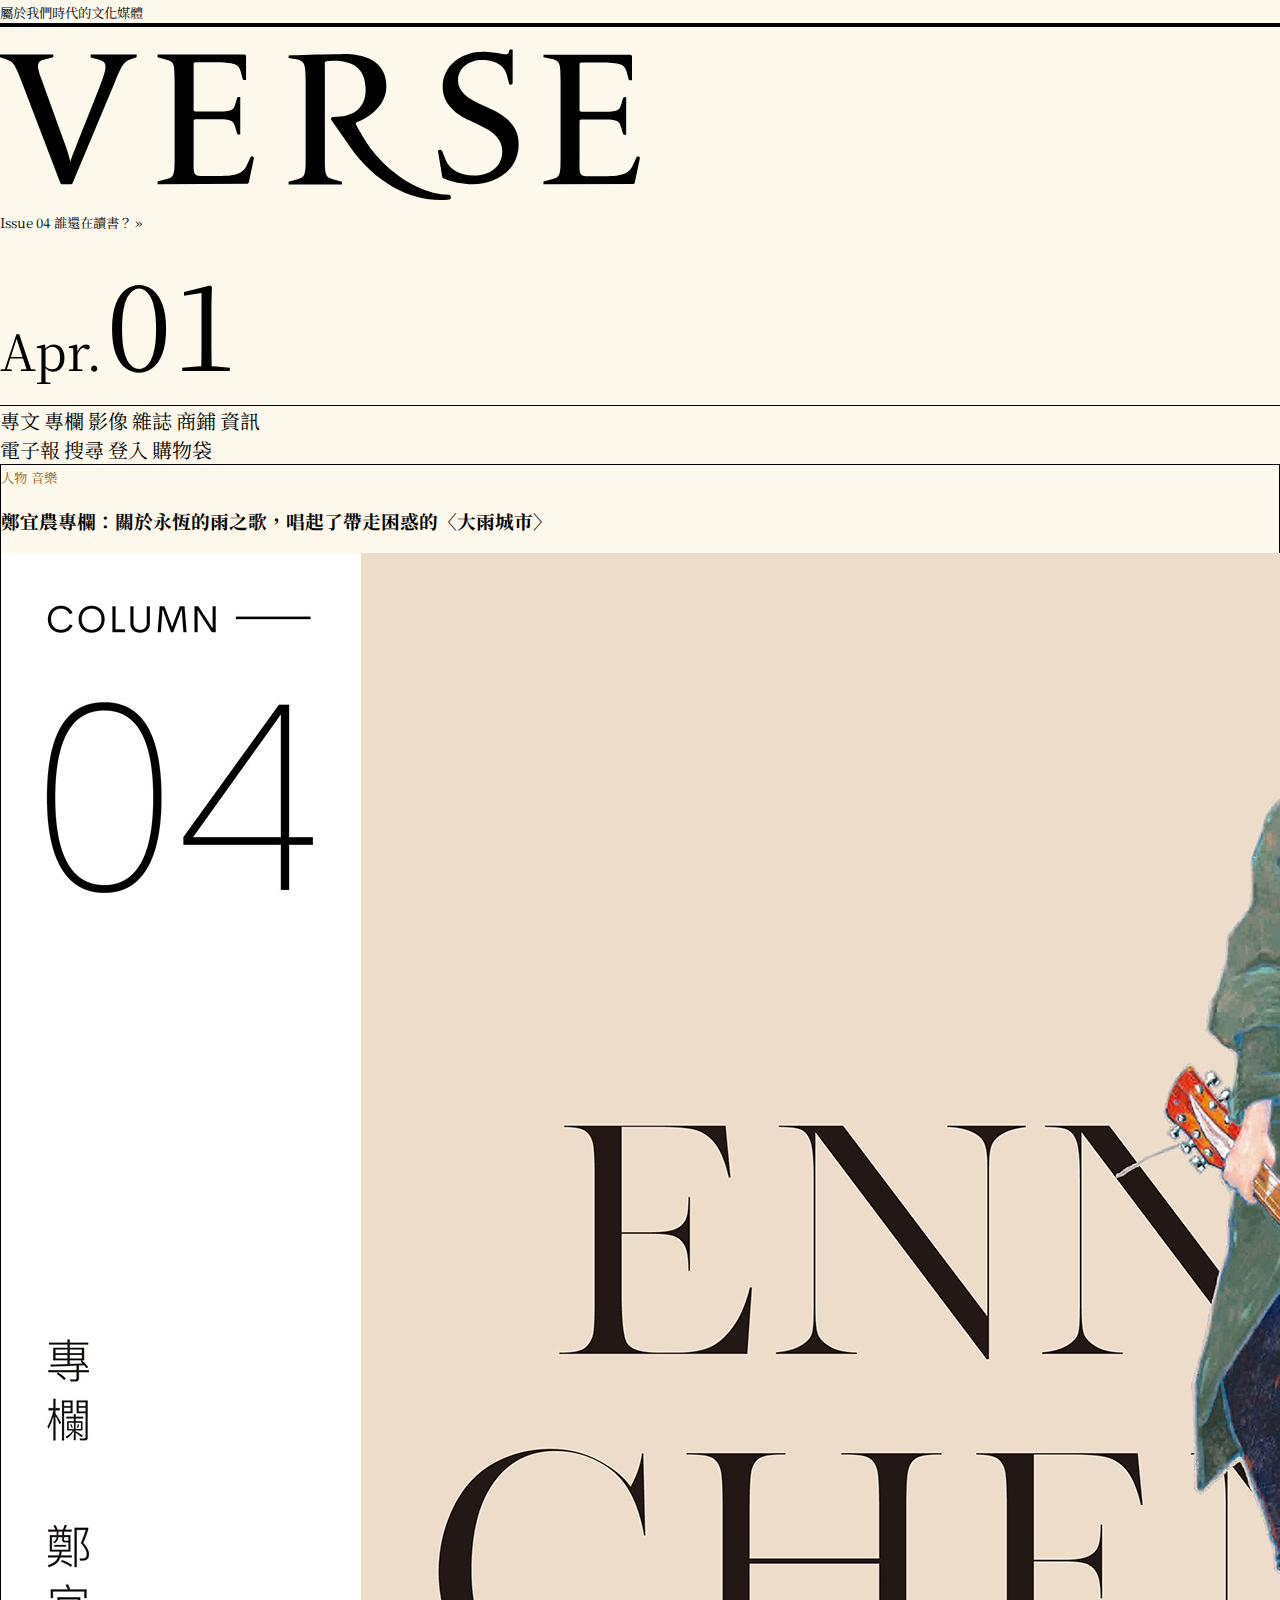
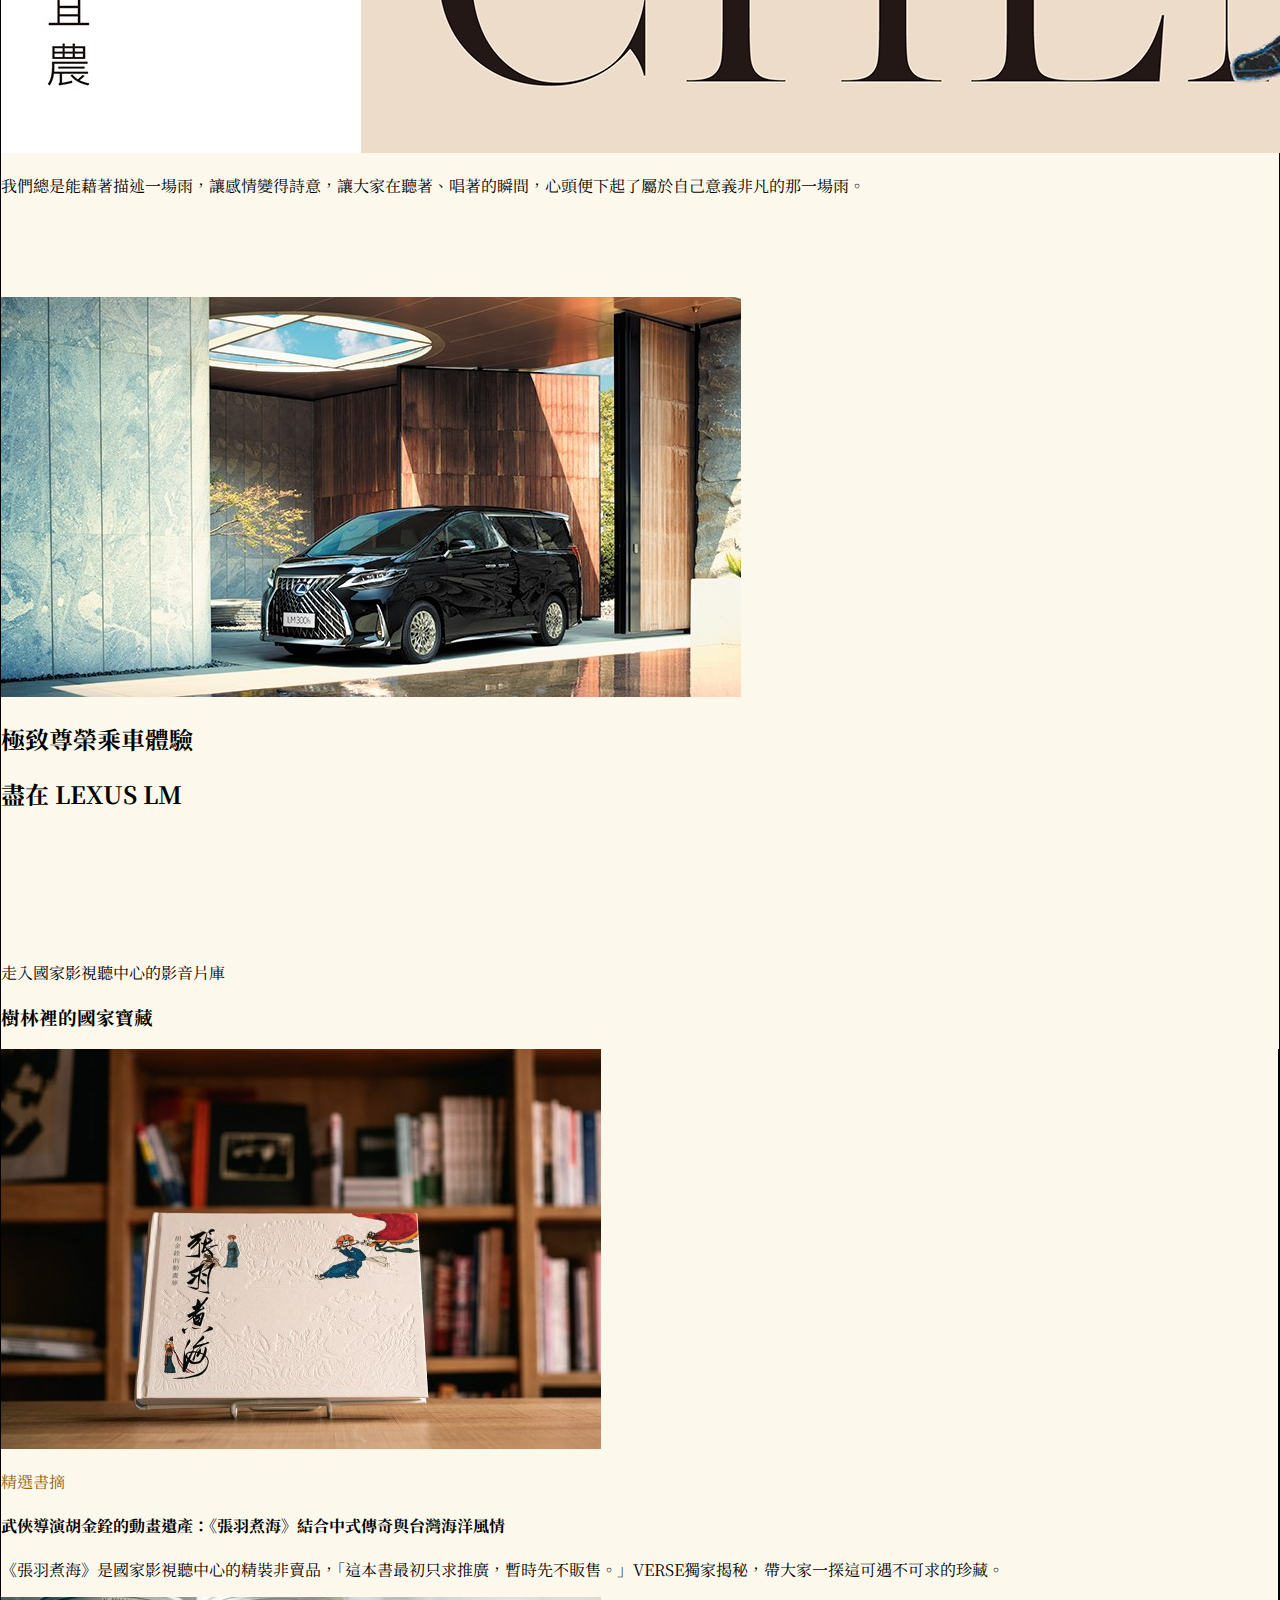
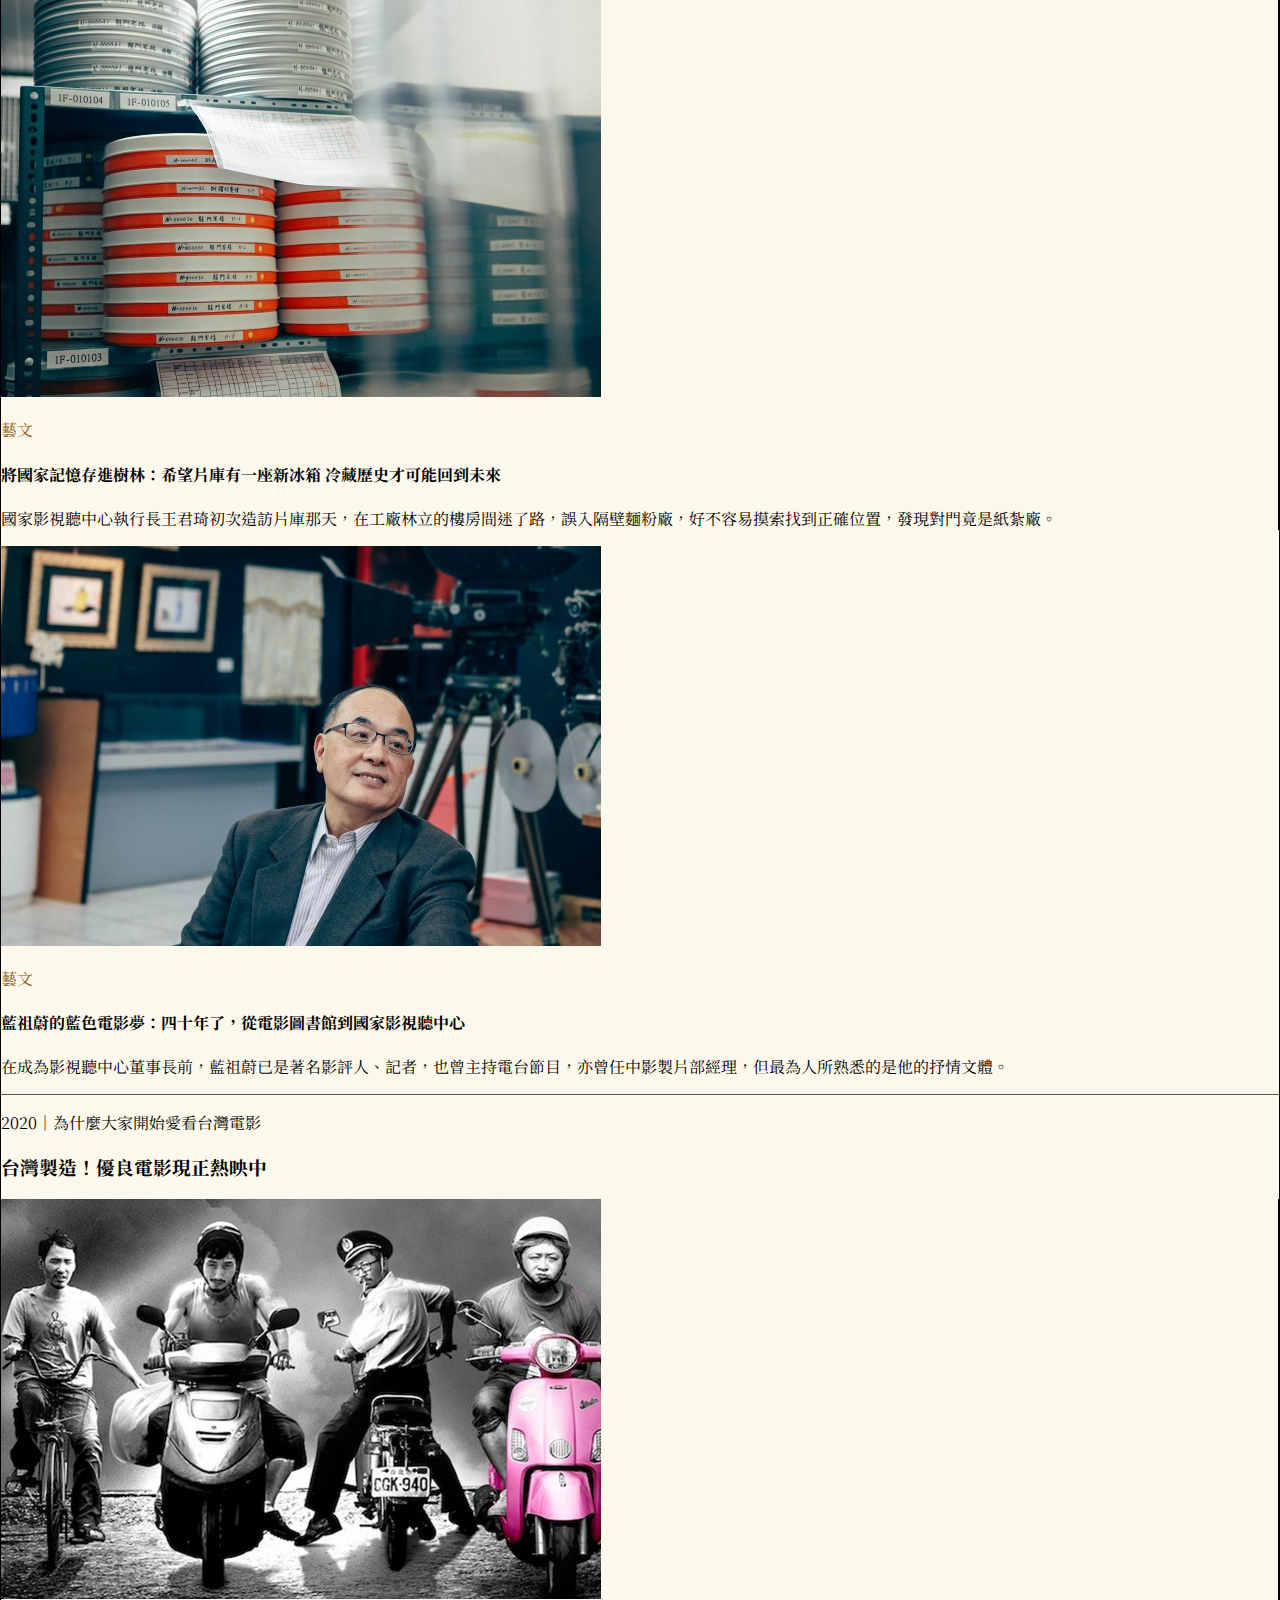
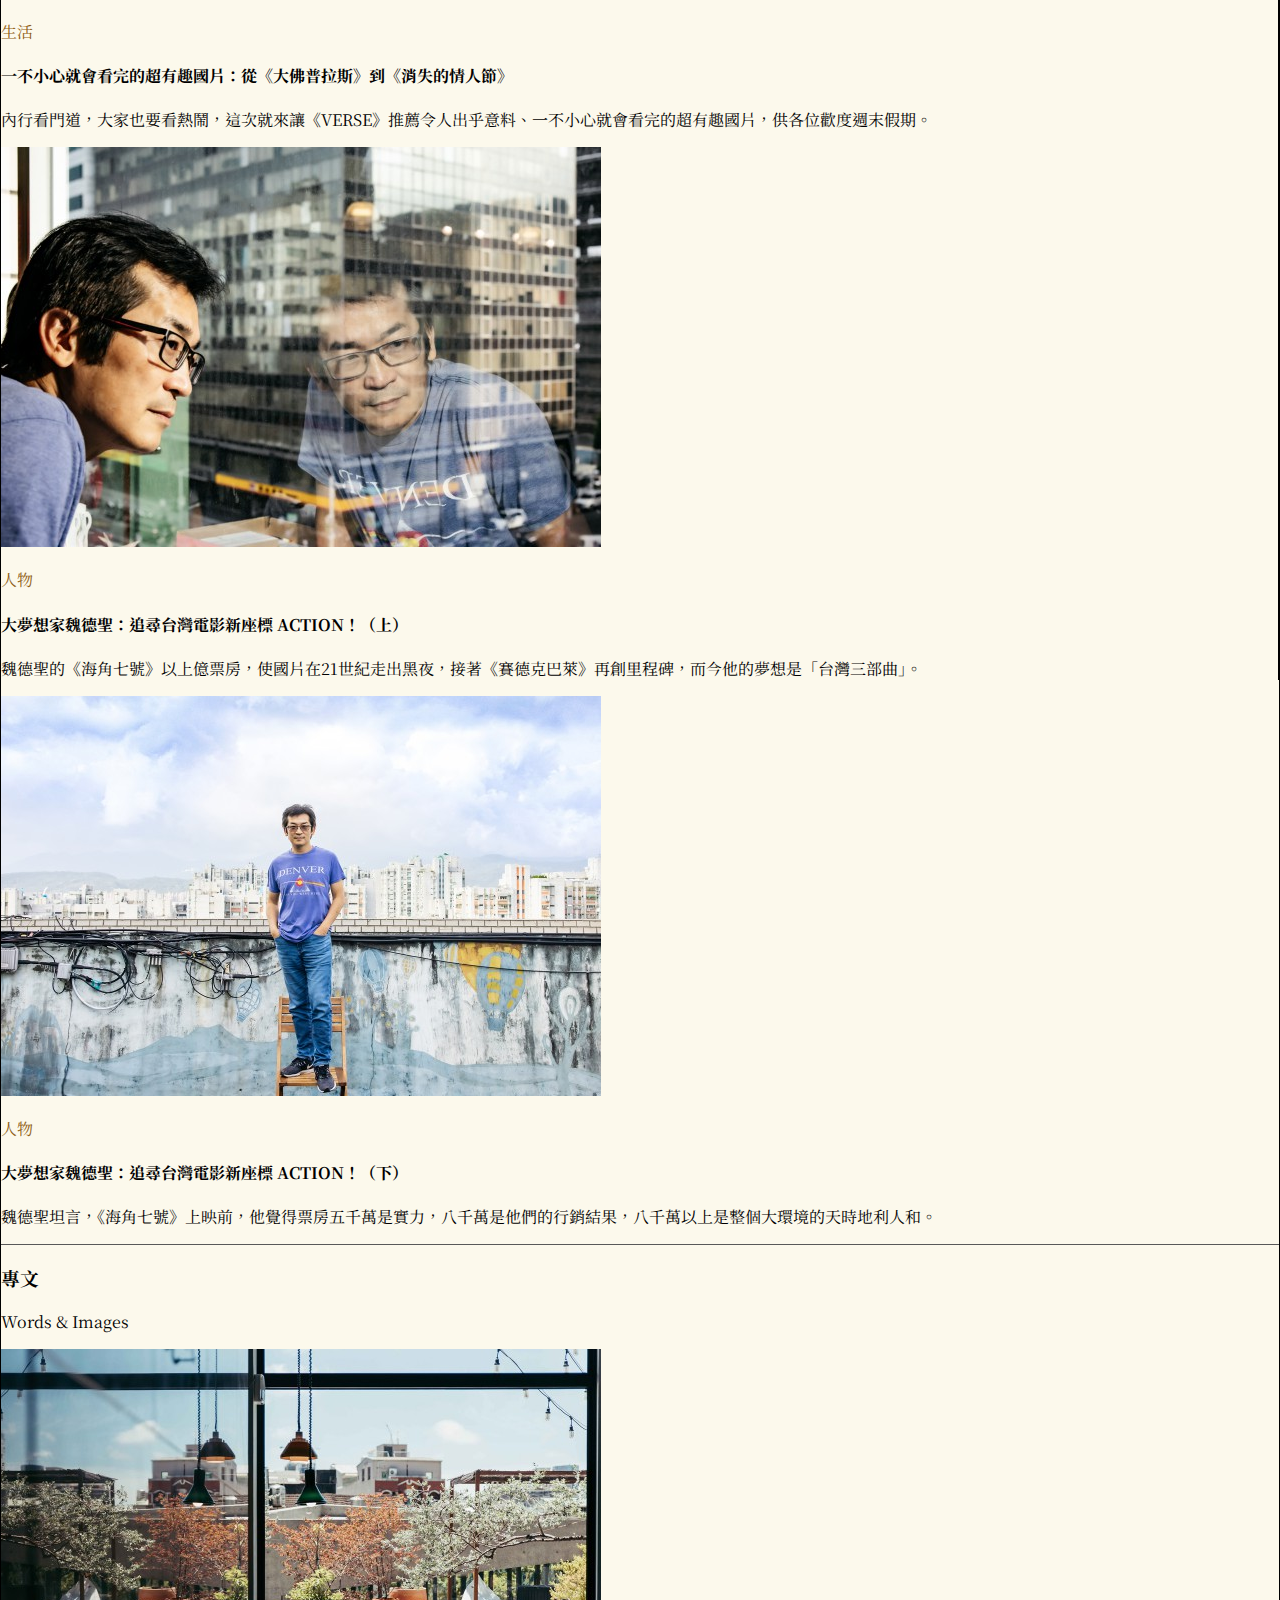
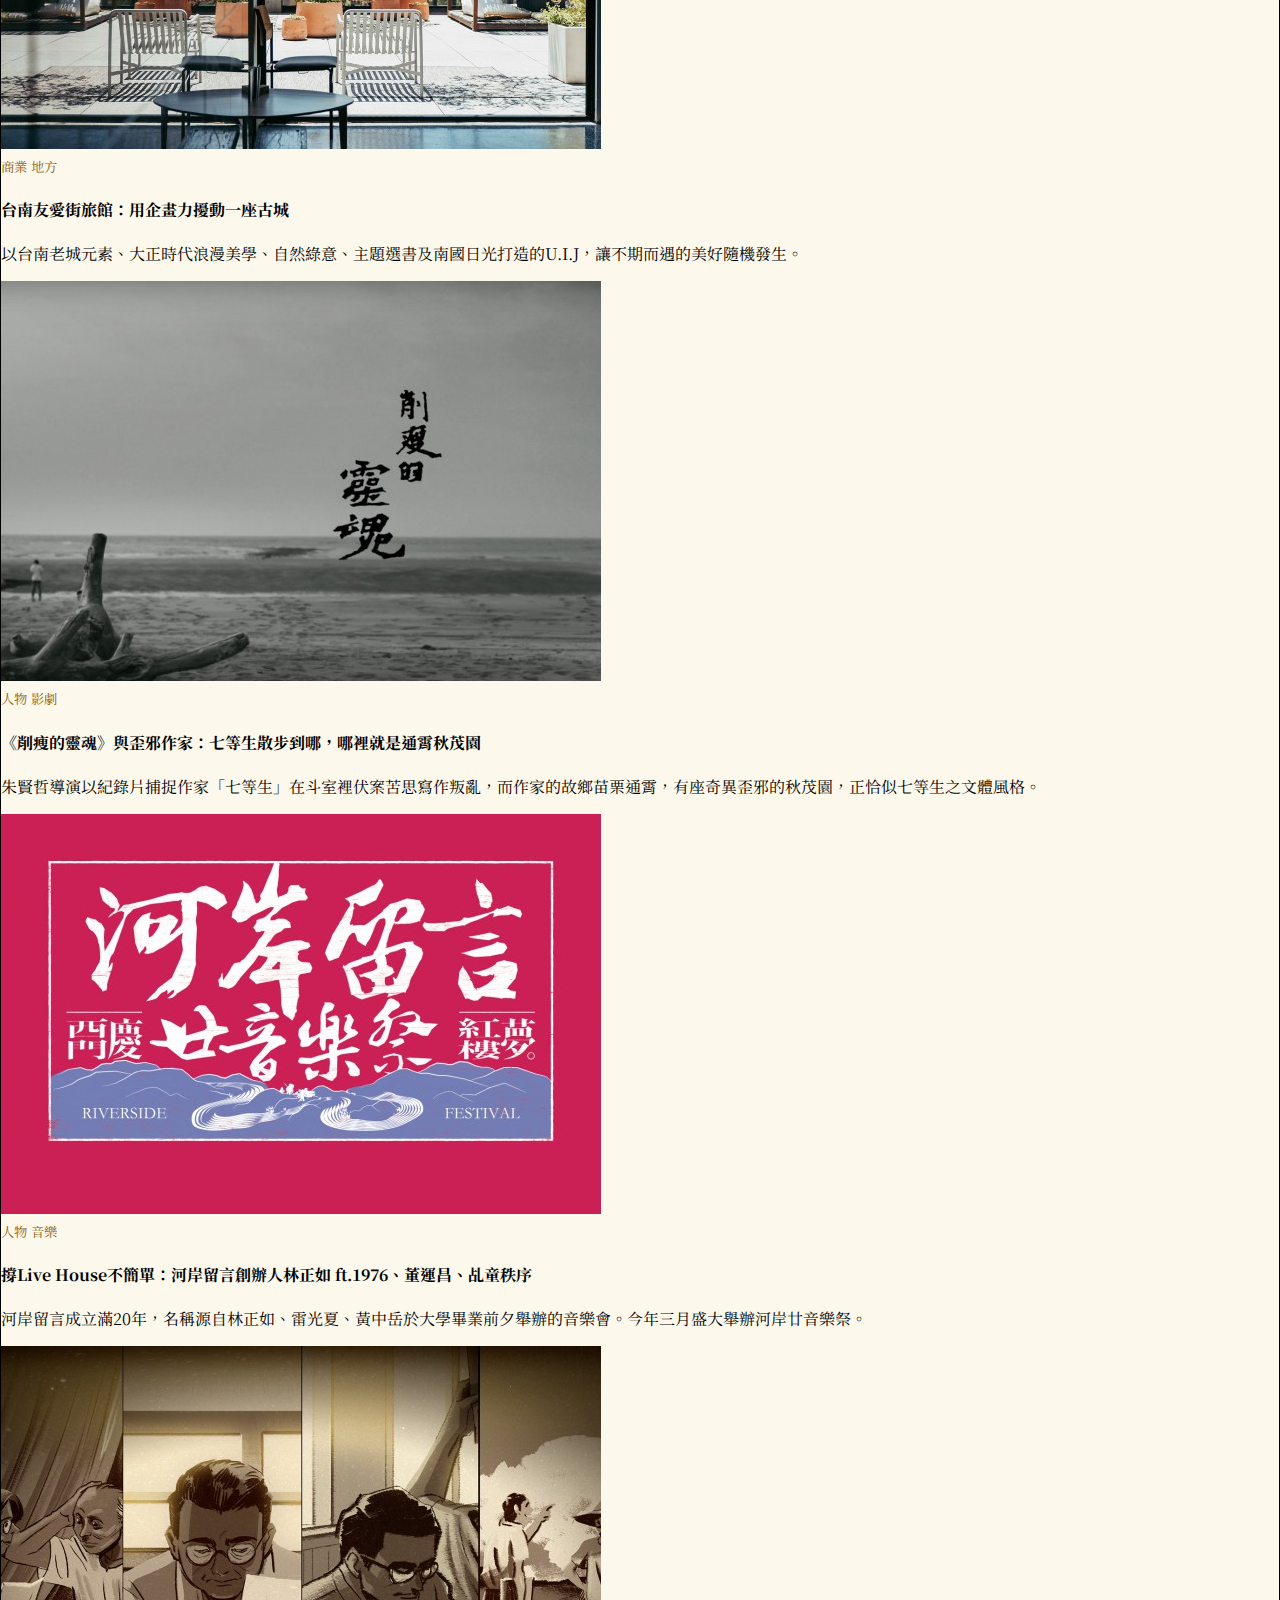
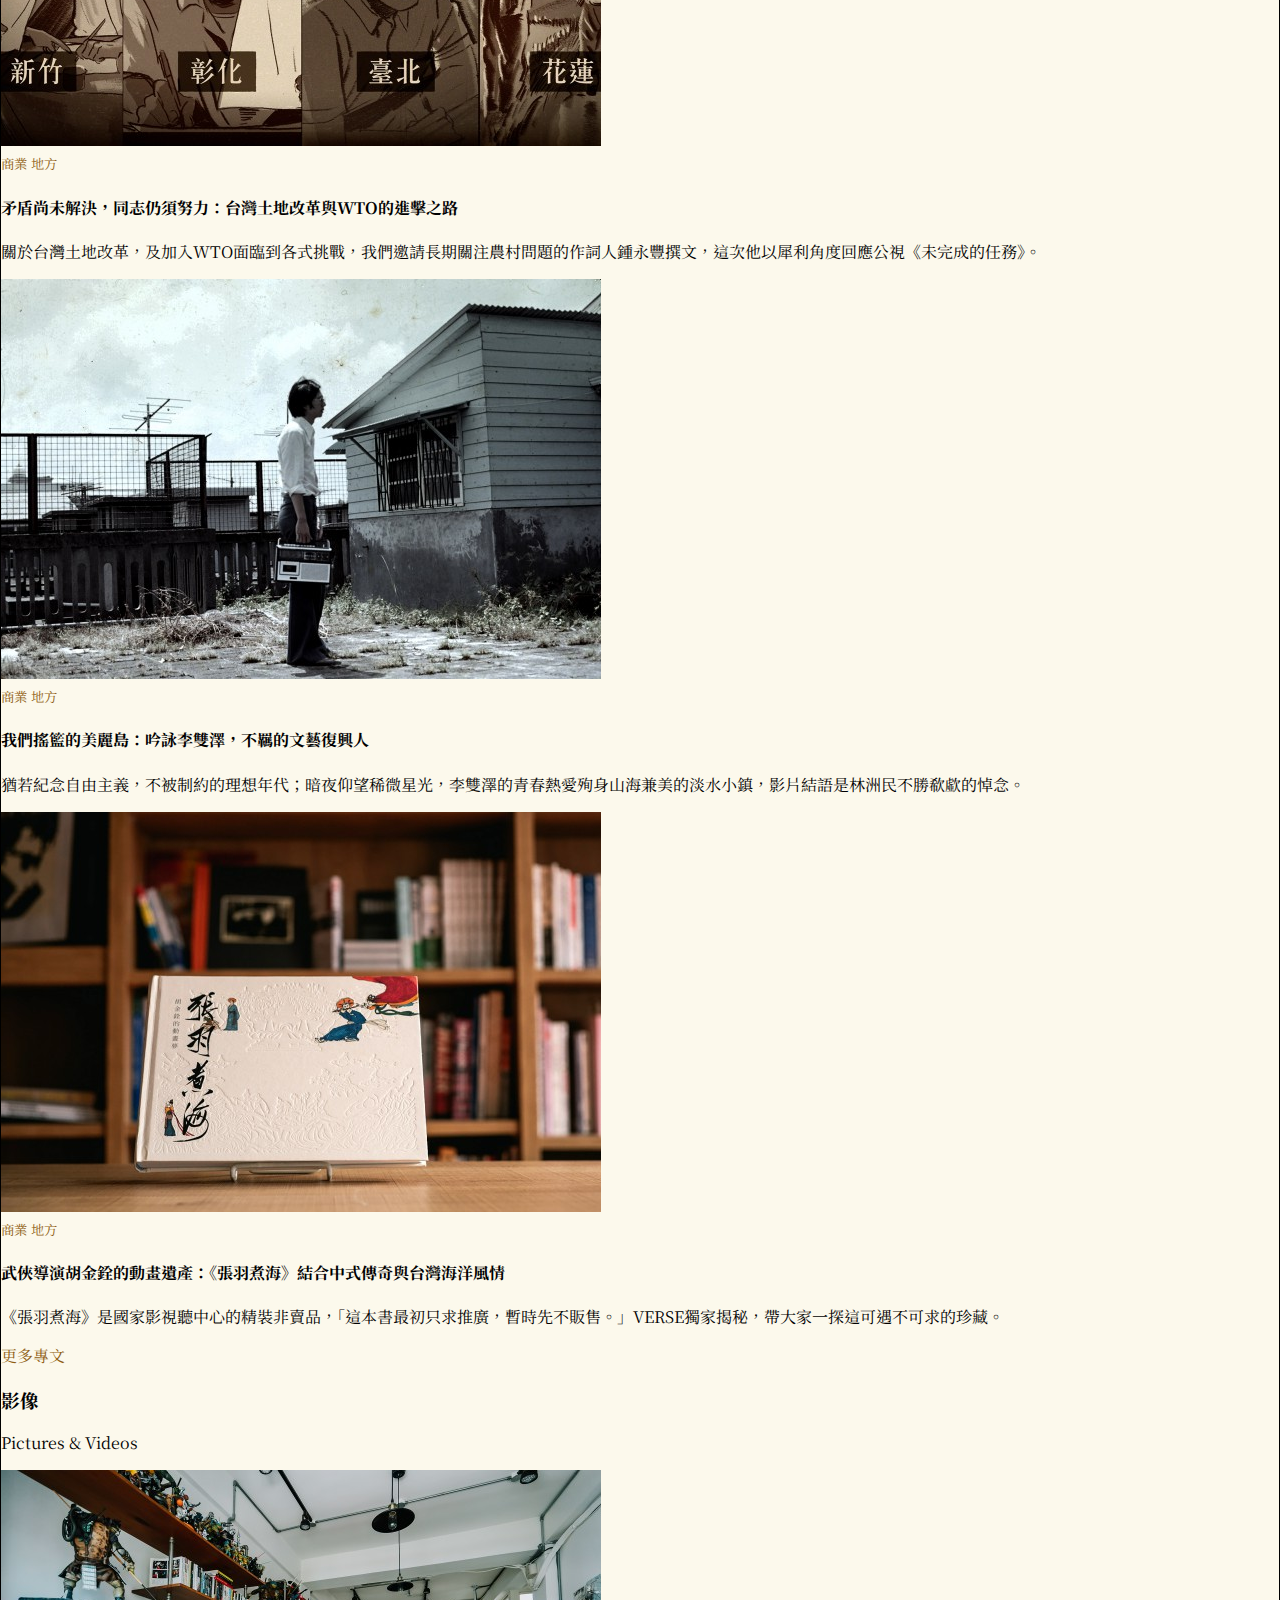
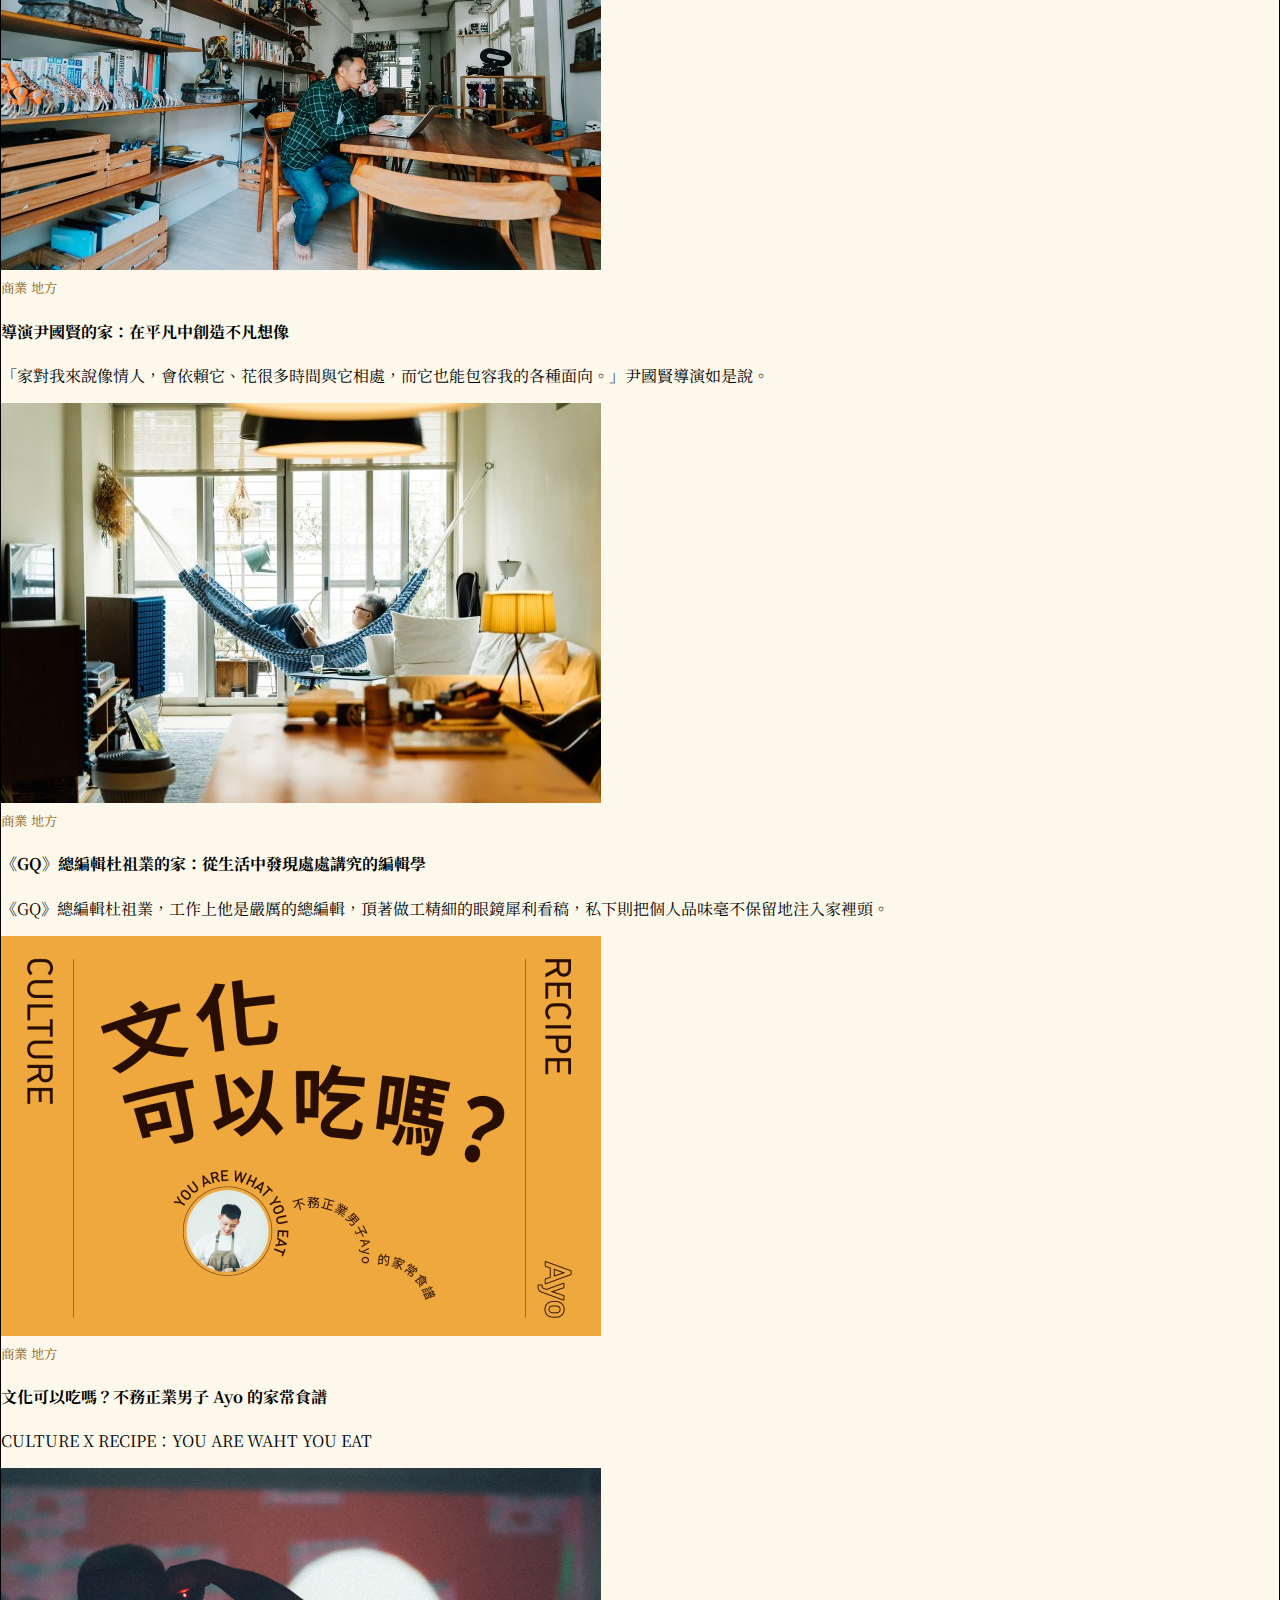
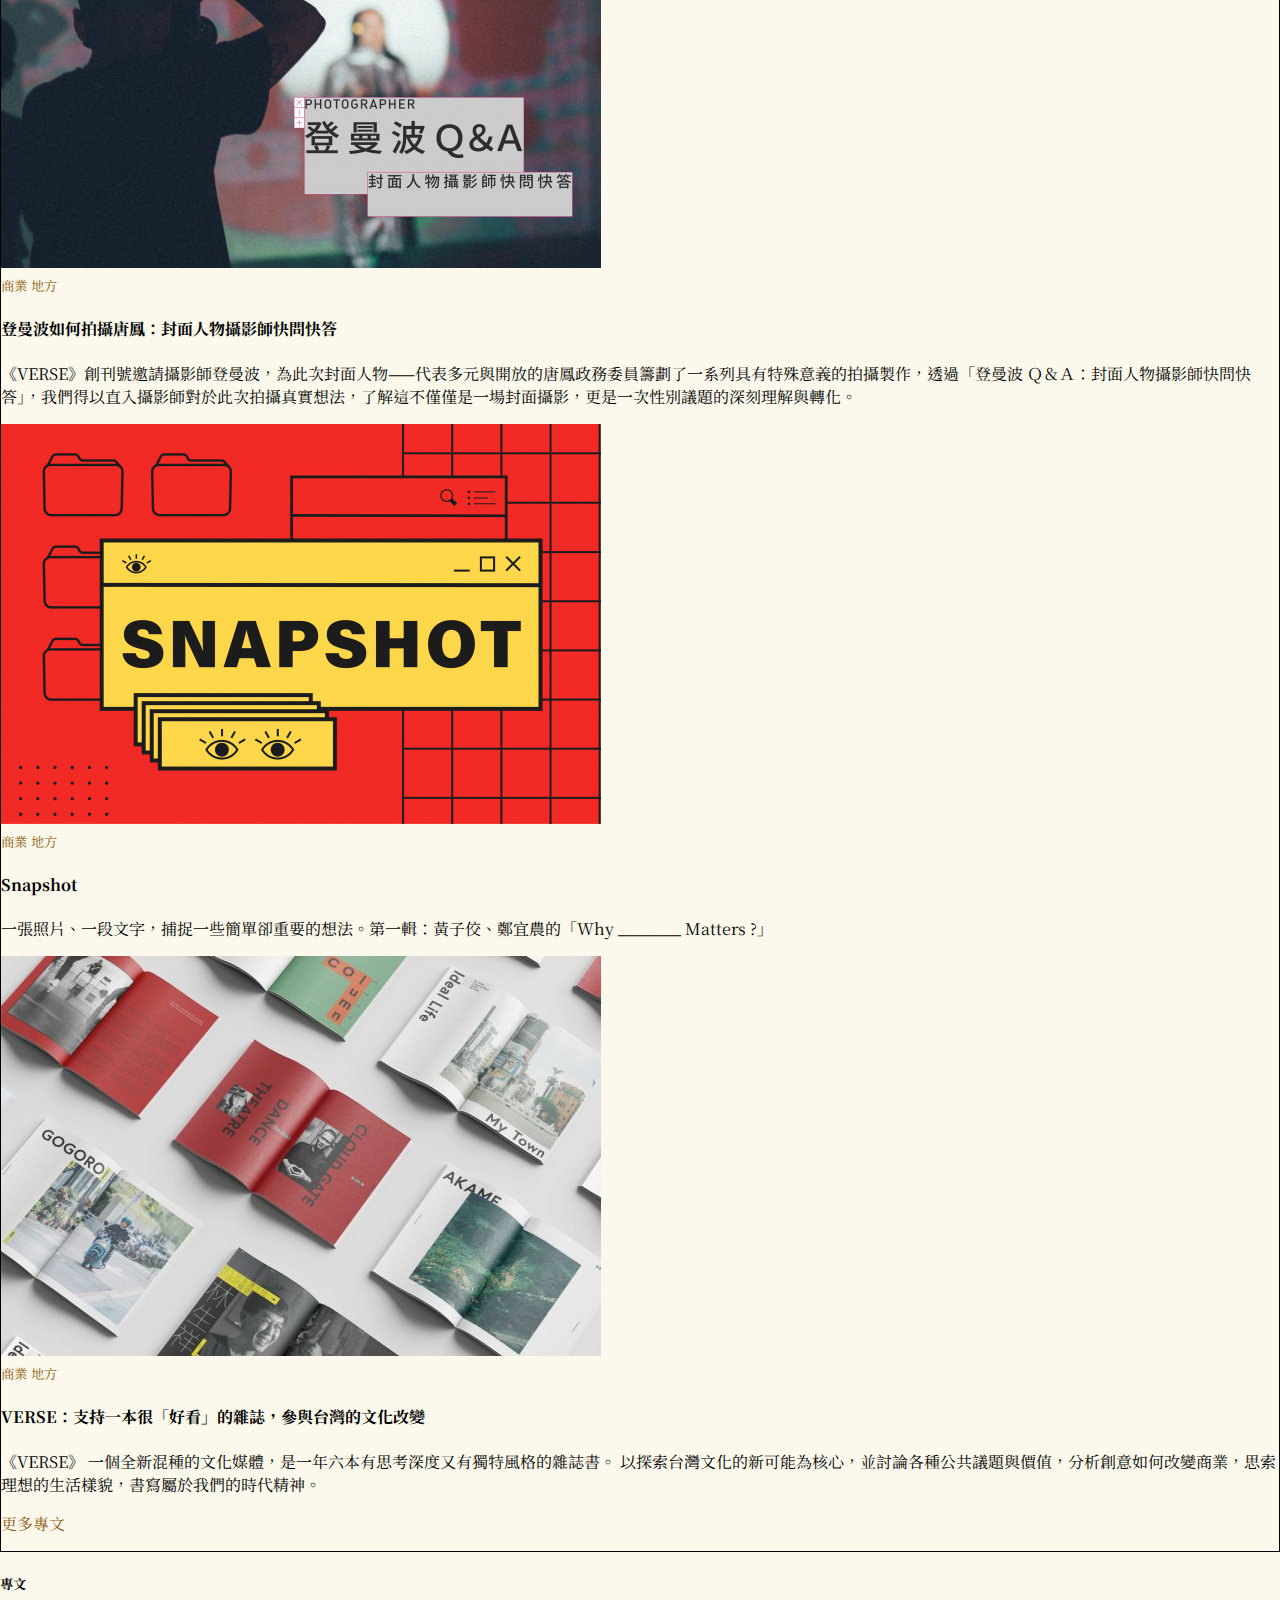
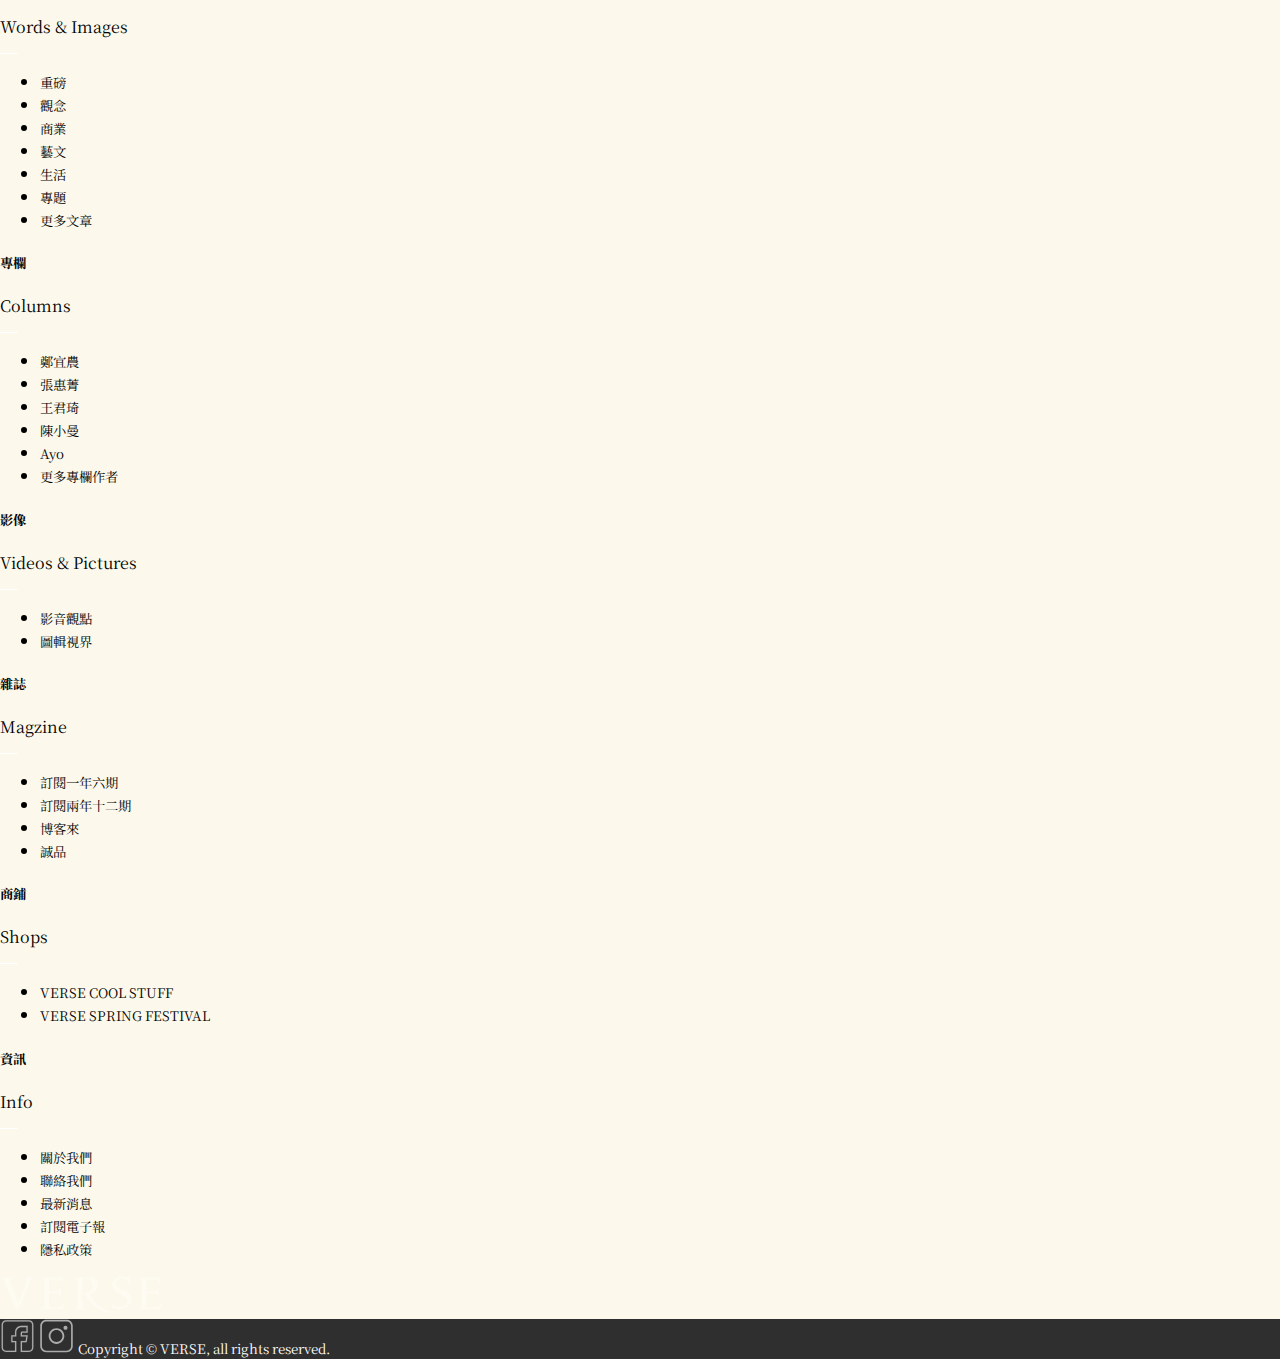
<file: verse/index.html>
<!-- bgc: #FCF9EC -->

<!doctype html>
<html lang="en">

<head>
    <!-- Required meta tags -->
    <meta charset="utf-8">
    <meta name="viewport" content="width=device-width, initial-scale=1">

    <!-- Bootstrap CSS -->
    <link href="https://cdn.jsdelivr.net/npm/bootstrap@5.0.0-beta3/dist/css/bootstrap.min.css" rel="stylesheet"
        integrity="sha384-eOJMYsd53ii+scO/bJGFsiCZc+5NDVN2yr8+0RDqr0Ql0h+rP48ckxlpbzKgwra6" crossorigin="anonymous">
    <link rel="preconnect" href="https://fonts.gstatic.com">
    <link href="https://fonts.googleapis.com/css2?family=Noto+Serif+TC:wght@200;300;400;500;600;700;900&display=swap"
        rel="stylesheet">
    <!-- <link rel="stylesheet" href="./fontawesome-free-5.15.2-web/css/all.css"> -->
    <link
      rel="stylesheet"
      href="https://use.fontawesome.com/releases/v5.7.2/css/all.css"
      integrity="sha384-fnmOCqbTlWIlj8LyTjo7mOUStjsKC4pOpQbqyi7RrhN7udi9RwhKkMHpvLbHG9Sr"
      crossorigin="anonymous"
    />

    <title>BS Verse</title>
    <style>
        /* just test */
        /* .container-fluid {
            outline: 1px solid blue;
        }
        .row *{
            outline: 1px solid yellow;
        } */
  
        /* important settings */
        :root {
            --bg: #FCF9EC;
        }
        .mytext-tag {
            color: #8F5E13;
        }
        .mybd {
            border-color: #595959;
        }

        html, body {
            font-family: 'Noto Serif TC', serif;
            background-color: var(--bg);
            margin: 0;
            padding: 0;
        }

        @media screen and (max-width: 991px) {
            .mon {
                font-size: 30px;
            }
            .date {
                font-size: 90px;
            }
        }

        @media screen and (min-width: 992px) {
            .mon {
                font-size: 50px;
            }
            .date {
                font-size: 120px;
            }
            .main-content {
                border: 1px solid black;
            }
            .ar-left {
            border-right: 1px solid black;
            }
        }

        /* 為甚麼沒有用 */
        @media screen and (max-width: 1199px) {
            .footer-row p::after {
                margin-bottom: 100px;
            }
        }

        /* other settings */
        .title-info {
            width: 100%;
            border-bottom: 3px solid black;
        }
        .nav-left {
            min-height: 70px;
        }
        .nav-left img {
            width: 50%;
        }
        .nav-bar i {
            font-size: 40px;
            text-align: right;
        }
        .title-row {
            width: 100%;
            border-top: 1.5px solid black;
            border-bottom: 1.5px solid black;
            /* margin-top: 5px; */
        }

        a {
            color: black;
            text-decoration: none;
        }
        .link-left a,
        .link-right a {
            font-size: 20px;
        
            text-align: center;
        }
        /* .link-left a::before{
            content: '';
            width: 1px;
            height: 1px;
            background-color: black;
            border-radius: 50%;
            display: block;
            position: absolute;
            top: 50%;
            right: 0;
        } */

        .key-row {
            margin-bottom: 100px;
        }
        .ad-row {
            margin-top: 100px;
            margin-bottom: 150px;
        }
        .ar-row {
            border-bottom: 1.5px solid #595959;
        }
        .footer-row p::after {
            content: '';
            display: block;
            margin: 15px 0;
            width: 18px;
            height: 1px;
            background-color: white;
        }
        .footer-logo {
            bottom: 20px;
            right: 20px;
        }
        .footer-bar {
            /* width: 100%; */
            background-color: #2F2F2F;
            padding:  0;
            color: #FFF
            
        }
        .footer-bar img {
            width: 35px;
            height: 35px;
        }
        .footer-bar small {
            width: 300px;
        }
        
    </style>


</head>

<body>
    <!-- container p-0內容會歪掉 -->
    <nav class="container px-0">
        <div class="d-flex title-info col-12 mt-3 pb-1 px-2">
            <small class="p-0">屬於我們時代的文化媒體</small>
        </div>
        <div class="d-flex title-row justify-content-between align-items-center my-2 px-2">
            <div class="nav-left d-flex align-items-center col-5 p-0 ">
                <img class="w-100" src="./verse-images/verse-logo.svg" alt="">
            </div>
            <!-- 要寫d-md-flex才不會因為d-md-block d-none而位置跑掉 -->
            <div class="nav-right d-md-flex col-5 justify-content-end d-none d-md-block">
                <div class="">
                    <small class="d-block">Issue 04</small>
                    <small class="d-block">誰還在讀書？ »</small>
                </div>
                <div class="">
                    <span class="mon text-center ">Apr.</span>
                    <span class="date text-center ">01</span>
                </div>
            </div>
            <div class="nav-bar d-flex col-2 d-block d-md-none justify-content-end p-0">
                <i class="fas fa-bars"></i>
            </div>
        </div>

        <div class="d-flex justify-content-between">
            <!-- 要寫d-md-flex才不會因為d-md-block d-none而位置跑掉 -->
            <div class="link-left col-5 p-0 m-0 d-md-flex d-md-block d-none ">
                <a class="mx-auto" href="#">專文</a>
                <a class="mx-auto" href="#">專欄</a>
                <a class="mx-auto" href="#">影像</a>
                <a class="mx-auto" href="#">雜誌</a>
                <a class="mx-auto" href="#">商鋪</a>
                <a class="mx-auto" href="#">資訊</a>
            </div>
            <!-- 要寫d-md-flex才不會因為d-md-block d-none而位置跑掉 -->
            <div class="link-right col-4 d-md-flex justify-content-end p-0 m-0 d-md-block d-none">
                <a class="mx-auto" href="#">電子報</a>
                <a class="mx-auto" mx-autohref="#">搜尋</a>
                <a class="mx-auto" href="#">登入</a>
                <a class="mx-auto" href="#">購物袋</a>
            </div>
        </div>

    </nav>
    <main>

        <!--border border-dark  -->
        <div class="container main-content my-3">
            <!-- Key View ---------------------------------->
            <div class="key-row row">
                <div class="col-12">
                    <small><a class="px-3 mytext-tag" href="#">人物</a></small>
                    <small><a class="px-3 mytext-tag" href="#">音樂</a></small>
                    <h3 class="px-3 mt-2 mb-4"><a href="#">鄭宜農專欄：關於永恆的雨之歌，唱起了帶走困惑的〈大雨城市〉</a></h3>
                    <img class="d-block w-100" src="./verse-images/main-4.jpg" alt="">
                    <p class="p-0 text-center mt-3"><a href="#">我們總是能藉著描述一場雨，讓感情變得詩意，讓大家在聽著、唱著的瞬間，心頭便下起了屬於自己意義非凡的那一場雨。 </a></p>
                </div>
            </div>
            <!-- AD ---------------------------------->
            <div class="ad-row row justify-content-center px-4">
                <div class="d-flex col-12 flex-column flex-md-row align-items-center justify-content-between border-top border-bottom border-dark p-0 py-2 text-center">
                    <div class="col-10 col-md-5">
                        <img class="w-100" src="./verse-images/ad-1.jpg" alt="">
                    </div>
                    <div class="col-10 col-md-5 my-1">
                        <h2>極致尊榮乘車體驗</h2>
                        <h2>盡在 LEXUS LM</h2>
                    </div>
                </div>
            </div>
            <!-- Article 1 ----------------------------->
            <div class="arinfo-row row mt-5">
                <p class="text-center"><a href="#">走入國家影視聽中心的影音片庫</a></p>
                <h3 class="text-center"><a href="#">樹林裡的國家寶藏 </a></h3>
            </div>
            <div class="row px-4">
                <div class="ar-row col-12 d-lg-flex align-items-center justify-content-between py-5">
                    <div class="ar-left col-12 col-lg-8 m-0">
                        <div class="d-flex justify-content-between flex-column flex-lg-row article border-bottom border-dark py-4 m-4">
                            <div class="col mx-2">
                                <img class="w-100 p-0" src="./verse-images/ar-1-spe-6.jpg" alt="">
                            </div>
                            <div class="col mx-2">
                                <p><a class="mytext-tag" href="#">精選書摘</a></p>
                                <h4><a href="#">武俠導演胡金銓的動畫遺產：《張羽煮海》結合中式傳奇與台灣海洋風情</a></h4>
                                <p><a href="#">《張羽煮海》是國家影視聽中心的精裝非賣品，「這本書最初只求推廣，暫時先不販售。」VERSE獨家揭秘，帶大家一探這可遇不可求的珍藏。</a></p>
                            </div>
                        </div>
                        <div class="d-flex justify-content-between flex-column flex-lg-row article py-4 m-4 px-0">
                            <div class="col mx-2">
                                <img class="w-100" src="./verse-images/ar-2.jpg" alt="">
                            </div>
                            <div class="col mx-2">
                                <p><a class="mytext-tag" href="#">藝文</a></p>
                                <h4><a href="#">將國家記憶存進樹林：希望片庫有一座新冰箱 冷藏歷史才可能回到未來</a></h4>
                                <p><a href="#">國家影視聽中心執行長王君琦初次造訪片庫那天，在工廠林立的樓房間迷了路，誤入隔壁麵粉廠，好不容易摸索找到正確位置，發現對門竟是紙紮廠。</a></p>
                            </div>
                        </div>
                    </div>
                    <div class="ar-right d-none d-lg-block col-lg-4 m-0 d-flex justify-content-center">
                        <div class="article m-4 ">
                            <img class="w-100" src="./verse-images/ar-3.jpg" alt="">
                            <div>
                                <p><a class="mytext-tag" href="#">藝文</a></p>
                                <h4><a href="#">藍祖蔚的藍色電影夢：四十年了，從電影圖書館到國家影視聽中心</a></h4>
                                <p><a href="#">在成為影視聽中心董事長前，藍祖蔚已是著名影評人、記者，也曾主持電台節目，亦曾任中影製片部經理，但最為人所熟悉的是他的抒情文體。</a></p>
                            </div>
                        </div>
                    </div>
                </div>

            </div>
            <!-- Article 2 ------------------------------>
            <div class="arinfo-row row mt-5">
                <p class="text-center"><a href="#">2020｜為什麼大家開始愛看台灣電影</a></p>
                <h3 class="text-center"><a href="#">台灣製造！優良電影現正熱映中 </a></h3>
            </div>
            <div class="row px-4">
                <div class="ar-row col-12 d-lg-flex align-items-center justify-content-between py-5">
                    <div class="ar-left col-12 col-lg-8 m-0">
                        <div class="d-flex justify-content-between flex-column flex-lg-row article border-bottom border-dark py-4 m-4">
                            <div class="col mx-2">
                                <img class="w-100 p-0" src="./verse-images/ar-4.jpg" alt="">
                            </div>
                            <div class="col mx-2">
                                <p><a class="mytext-tag" href="#">生活</a></p>
                                <h4><a href="#">一不小心就會看完的超有趣國片：從《大佛普拉斯》到《消失的情人節》</a></h4>
                                <p><a href="#">內行看門道，大家也要看熱鬧，這次就來讓《VERSE》推薦令人出乎意料、一不小心就會看完的超有趣國片，供各位歡度週末假期。</a></p>
                            </div>
                        </div>
                        <div class="d-flex justify-content-between flex-column flex-lg-row article py-4 m-4 px-0">
                            <div class="col mx-2">
                                <img class="w-100" src="./verse-images/ar-5.jpg" alt="">
                            </div>
                            <div class="col mx-2">
                                <p><a class="mytext-tag" href="#">人物</a></p>
                                <h4><a href="#">大夢想家魏德聖：追尋台灣電影新座標 ACTION！（上）</a></h4>
                                <p><a href="#">魏德聖的《海角七號》以上億票房，使國片在21世紀走出黑夜，接著《賽德克巴萊》再創里程碑，而今他的夢想是「台灣三部曲」。</a></p>
                            </div>
                        </div>
                    </div>
                    <div class="ar-right d-none d-lg-block col-lg-4 m-0 d-flex justify-content-center">
                        <div class="article m-4">
                            <img class="w-100" src="./verse-images/ar-6.jpg" alt="">
                            <div>
                                <p><a class="mytext-tag" href="#">人物</a></p>
                                <h4><a href="#">大夢想家魏德聖：追尋台灣電影新座標 ACTION！（下）</a></h4>
                                <p><a href="#">魏德聖坦言，《海角七號》上映前，他覺得票房五千萬是實力，八千萬是他們的行銷結果，八千萬以上是整個大環境的天時地利人和。</a></p>
                            </div>
                        </div>
                    </div>

                </div>

            </div>
            <!-- Special Words ------------------------------>
            <div class="row mt-5">
                <h3 class="text-center"><a href="#">專文</a></h3>
                <p class="text-center"><a href="#">Words & Images</a></p>
            </div>
            <div class="px-4">
                <div class="row col-12 border-bottom border-dark justify-content-between m-0">
                    <div class="col-md-4">
                        <div class="card bg-transparent border-0">
                            <img class="w-100" src="./verse-images/spe-1.jpeg" class="card-img-top" alt="...">
                            <div class="card-body px-0">
                                <small class="my-2"><a class="mytext-tag" href="#">商業</a></small>
                                <small class="my-2"><a class="mytext-tag" href="#">地方</a></small>
                                <h4 class="card-title my-2"><a href="#">台南友愛街旅館：用企畫力擾動一座古城</a></h4>
                                <p class="card-text my-3"><a href="#">以台南老城元素、大正時代浪漫美學、自然綠意、主題選書及南國日光打造的U.I.J，讓不期而遇的美好隨機發生。</a></p>
                            </div>
                        </div>
                    </div>
                    <div class="col-md-4">
                        <div class="card bg-transparent border-0">
                            <img class="w-100" src="./verse-images/spe-2.jpeg" class="card-img-top" alt="...">
                            <div class="card-body px-0">
                                <small class="my-2"><a class="mytext-tag" href="#">人物</a></small>
                                <small class="my-2"><a class="mytext-tag" href="#">影劇</a></small>
                                <h4 class="card-title my-2"><a href="#">《削瘦的靈魂》與歪邪作家：七等生散步到哪，哪裡就是通霄秋茂園</a></h4>
                                <p class="card-text my-3"><a
                                        href="#">朱賢哲導演以紀錄片捕捉作家「七等生」在斗室裡伏案苦思寫作叛亂，而作家的故鄉苗栗通霄，有座奇異歪邪的秋茂園，正恰似七等生之文體風格。</a></p>
                            </div>
                        </div>
                    </div>
                    <div class="col-md-4 d-none d-md-block">
                        <div class="card bg-transparent border-0">
                            <img class="w-100" src="./verse-images/spe-3.jpeg" class="card-img-top" alt="...">
                            <div class="card-body px-0">
                                <small class="my-2"><a class="mytext-tag" href="#">人物</a></small>
                                <small class="my-2"><a class="mytext-tag" href="#">音樂</a></small>
                                <h4 class="card-title my-2"><a href="#">撐Live House不簡單：河岸留言創辦人林正如 ft.1976、董運昌、乩童秩序</a></h4>
                                <p class="card-text my-3"><a
                                        href="#">河岸留言成立滿20年，名稱源自林正如、雷光夏、黃中岳於大學畢業前夕舉辦的音樂會。今年三月盛大舉辦河岸廿音樂祭。</a></p>
                            </div>
                        </div>
                    </div>
                    <div class="col-md-4 d-none d-md-block">
                        <div class="card bg-transparent border-0">
                            <img class="w-100" src="./verse-images/spe-4.jpeg" class="card-img-top" alt="...">
                            <div class="card-body px-0">
                                <small class="my-2"><a class="mytext-tag" href="#">商業</a></small>
                                <small class="my-2"><a class="mytext-tag" href="#">地方</a></small>
                                <h4 class="card-title my-2"><a href="#">矛盾尚未解決，同志仍須努力：台灣土地改革與WTO的進擊之路</a></h4>
                                <p class="card-text my-3"><a
                                        href="#">關於台灣土地改革，及加入WTO面臨到各式挑戰，我們邀請長期關注農村問題的作詞人鍾永豐撰文，這次他以犀利角度回應公視《未完成的任務》。</a></p>
                            </div>
                        </div>
                    </div>
                    <div class="col-md-4 d-none d-md-block">
                        <div class="card bg-transparent border-0">
                            <img class="w-100" src="./verse-images/spe-5.jpg" class="card-img-top" alt="...">
                            <div class="card-body px-0">
                                <small class="my-2"><a class="mytext-tag" href="#">商業</a></small>
                                <small class="my-2"><a class="mytext-tag" href="#">地方</a></small>
                                <h4 class="card-title my-2"><a href="#">我們搖籃的美麗島：吟詠李雙澤，不羈的文藝復興人</a></h4>
                                <p class="card-text my-3"><a
                                        href="#">猶若紀念自由主義，不被制約的理想年代；暗夜仰望稀微星光，李雙澤的青春熱愛殉身山海兼美的淡水小鎮，影片結語是林洲民不勝欷歔的悼念。</a></p>
                            </div>
                        </div>
                    </div>
                    <div class="col-md-4 d-none d-md-block">
                        <div class="card bg-transparent border-0">
                            <img class="w-100" src="./verse-images/ar-1-spe-6.jpg" class="card-img-top" alt="...">
                            <div class="card-body px-0">
                                <small class="my-2"><a class="mytext-tag" href="#">商業</a></small>
                                <small class="my-2"><a class="mytext-tag" href="#">地方</a></small>
                                <h4 class="card-title my-2"><a href="#">武俠導演胡金銓的動畫遺產：《張羽煮海》結合中式傳奇與台灣海洋風情</a></h4>
                                <p class="card-text my-3"><a
                                        href="#">《張羽煮海》是國家影視聽中心的精裝非賣品，「這本書最初只求推廣，暫時先不販售。」VERSE獨家揭秘，帶大家一探這可遇不可求的珍藏。</a></p>
                            </div>
                        </div>
                    </div>
                    <div class=" py-5 mytext-tag">
                        <p class="text-center"><a class="mytext-tag" href="#">更多專文</a></p>
                    </div>
                </div>


            </div>

            <!-- Pictures and Videos ------------------------------>
            <div class="row mt-5">
                <h3 class="text-center"><a href="#">影像</a></h3>
                <p class="text-center"><a href="#">Pictures & Videos</a></p>
            </div>
            <div class="px-4">
                <div class="row col-12 justify-content-between m-0">
                    <div class="col-md-4">
                        <div class="card bg-transparent border-0">
                            <img class="w-100" src="./verse-images/spe-7.jpg" class="card-img-top" alt="...">
                            <div class="card-body px-0">
                                <small class="my-2"><a class="mytext-tag" href="#">商業</a></small>
                                <small class="my-2"><a class="mytext-tag" href="#">地方</a></small>
                                <h4 class="card-title my-2"><a href="#">導演尹國賢的家：在平凡中創造不凡想像</a></h4>
                                <p class="card-text my-3"><a href="#">「家對我來說像情人，會依賴它、花很多時間與它相處，而它也能包容我的各種面向。」尹國賢導演如是說。</a>
                                </p>
                            </div>
                        </div>
                    </div>
                    <div class="col-md-4">
                        <div class="card bg-transparent border-0">
                            <img class="w-100" src="./verse-images/spe-8.jpg" class="card-img-top" alt="...">
                            <div class="card-body px-0">
                                <small class="my-2"><a class="mytext-tag" href="#">商業</a></small>
                                <small class="my-2"><a class="mytext-tag" href="#">地方</a></small>
                                <h4 class="card-title my-2"><a href="#">《GQ》總編輯杜祖業的家：從生活中發現處處講究的編輯學</a></h4>
                                <p class="card-text my-3"><a
                                        href="#">《GQ》總編輯杜祖業，工作上他是嚴厲的總編輯，頂著做工精細的眼鏡犀利看稿，私下則把個人品味毫不保留地注入家裡頭。</a></p>
                            </div>
                        </div>
                    </div>
                    <div class="col-md-4 d-none d-md-block">
                        <div class="card bg-transparent border-0">
                            <img class="w-100" src="./verse-images/spe-9.png" class="card-img-top" alt="...">
                            <div class="card-body px-0">
                                <small class="my-2"><a class="mytext-tag" href="#">商業</a></small>
                                <small class="my-2"><a class="mytext-tag" href="#">地方</a></small>
                                <h4 class="card-title my-2"><a href="#">文化可以吃嗎？不務正業男子 Ayo 的家常食譜</a></h4>
                                <p class="card-text my-3"><a href="#">CULTURE X RECIPE：YOU ARE WAHT YOU EAT</a></p>
                            </div>
                        </div>
                    </div>
                    <div class="col-md-4 d-none d-md-block">
                        <div class="card bg-transparent border-0">
                            <img class="w-100" src="./verse-images/spe-10.png" class="card-img-top" alt="...">
                            <div class="card-body px-0">
                                <small class="my-2"><a class="mytext-tag" href="#">商業</a></small>
                                <small class="my-2"><a class="mytext-tag" href="#">地方</a></small>
                                <h4 class="card-title my-2"><a href="#">登曼波如何拍攝唐鳳：封面人物攝影師快問快答</a></h4>
                                <p class="card-text my-3"><a
                                        href="#">《VERSE》創刊號邀請攝影師登曼波，為此次封面人物——代表多元與開放的唐鳳政務委員籌劃了一系列具有特殊意義的拍攝製作，透過「登曼波
                                        Ｑ＆Ａ：封面人物攝影師快問快答」，我們得以直入攝影師對於此次拍攝真實想法，了解這不僅僅是一場封面攝影，更是一次性別議題的深刻理解與轉化。</a></p>
                            </div>
                        </div>
                    </div>
                    <div class="col-md-4 d-none d-md-block">
                        <div class="card bg-transparent border-0">
                            <img class="w-100" src="./verse-images/spe-11.png" class="card-img-top" alt="...">
                            <div class="card-body px-0">
                                <small class="my-2"><a class="mytext-tag" href="#">商業</a></small>
                                <small class="my-2"><a class="mytext-tag" href="#">地方</a></small>
                                <h4 class="card-title my-2"><a href="#">Snapshot</a></h4>
                                <p class="card-text my-3"><a href="#">一張照片、一段文字，捕捉一些簡單卻重要的想法。第一輯：黃子佼、鄭宜農的「Why _______
                                        Matters ?」</a></p>
                            </div>
                        </div>
                    </div>
                    <div class="col-md-4 d-none d-md-block">
                        <div class="card bg-transparent border-0">
                            <img class="w-100" src="./verse-images/spe-12.jpg" class="card-img-top" alt="...">
                            <div class="card-body px-0">
                                <small class="my-2"><a class="mytext-tag" href="#">商業</a></small>
                                <small class="my-2"><a class="mytext-tag" href="#">地方</a></small>
                                <h4 class="card-title my-2"><a href="#">VERSE：支持一本很「好看」的雜誌，參與台灣的文化改變</a></h4>
                                <p class="card-text my-3"><a href="#">《VERSE》 一個全新混種的文化媒體，是一年六本有思考深度又有獨特風格的雜誌書。
                                        以探索台灣文化的新可能為核心，並討論各種公共議題與價值，分析創意如何改變商業，思索理想的生活樣貌，書寫屬於我們的時代精神。</a></p>
                            </div>
                        </div>
                    </div>
                    <div class="py-5">
                        <p class="text-center"><a class="mytext-tag" href="#">更多專文</a></p>
                    </div>
                </div>
            </div>
        </div>
    </main>

    <footer>
        <div class="container-fluid">
            <div class="position-relative">
                <div class="footer-row row bg-dark text-light p-5 flex-column flex-xl-row justify-content-start mt-5 ">
                    <div class="col-12 col-xl-3 mb-5">
                        <h5>專文</h5>
                        <p>Words & Images</p>
                        <ul class="list-unstyled d-none d-xl-block">
                            <li><small><a class="text-light" href="#">重磅</a></small></li>
                            <li><small><a class="text-light" href="#">觀念</a></small></li>
                            <li><small><a class="text-light" href="#">商業</a></small></li>
                            <li><small><a class="text-light" href="#">藝文</a></small></li>
                            <li><small><a class="text-light" href="#">生活</a></small></li>
                            <li><small><a class="text-light" href="#">專題</a></small></li>
                            <li><small><a class="text-light" href="#">更多文章</a></small></li>
                        </ul>
                    </div>
                    <div class="col-12 col-xl-3 mb-5">
                        <h5>專欄</h5>
                        <p>Columns</p>
                        <ul class="list-unstyled d-none d-xl-block">
                            <li><small><a class="text-light" href="#">鄭宜農</a></small></li>
                            <li><small><a class="text-light" href="#">張惠菁</a></small></li>
                            <li><small><a class="text-light" href="#">王君琦</a></small></li>
                            <li><small><a class="text-light" href="#">陳小曼</a></small></li>
                            <li><small><a class="text-light" href="#">Ayo</a></small></li>
                            <li><small><a class="text-light" href="#">更多專欄作者</a></small></li>
                        </ul>
                    </div>
                    <div class="col-12 col-xl-3 mb-5">
                        <h5>影像</h5>
                        <p>Videos & Pictures</p>
                        <ul class="list-unstyled d-none d-xl-block">
                            <li><small><a class="text-light" href="#">影音觀點</a></small></li>
                            <li><small><a class="text-light" href="#">圖輯視界</a></small></li>
                        </ul>
                    </div>
                    <div class="col-12 col-xl-3 mb-5">
                        <h5>雜誌</h5>
                        <p>Magzine</p>
                        <ul class="list-unstyled d-none d-xl-block">
                            <li><small><a class="text-light" href="#">訂閱一年六期</a></small></li>
                            <li><small><a class="text-light" href="#">訂閱兩年十二期</a></small></li>
                            <li><small><a class="text-light" href="#">博客來</a></small></li>
                            <li><small><a class="text-light" href="#">誠品</a></small></li>
                        </ul>
                    </div>
                    <div class="col-12 col-xl-3 mb-5">
                        <h5>商鋪</h5>
                        <p>Shops</p>
                        <ul class="list-unstyled d-none d-xl-block">
                            <li><small><a class="text-light" href="#">VERSE COOL STUFF</a></small></li>
                            <li><small><a class="text-light" href="#">VERSE SPRING FESTIVAL</a></small></li>
                        </ul>
                    </div>
                    <div class="col-12 col-xl-3 mb-5">
                        <h5>資訊</h5>
                        <p>Info</p>
                        <ul class="list-unstyled d-none d-xl-block">
                            <li><small><a class="text-light" href="#">關於我們</a></small></li>
                            <li><small><a class="text-light" href="#">聯絡我們</a></small></li>
                            <li><small><a class="text-light" href="#">最新消息</a></small></li>
                            <li><small><a class="text-light" href="#">訂閱電子報</a></small></li>
                            <li><small><a class="text-light" href="#">隱私政策</a></small></li>
                        </ul>
                    </div>
                </div>
                <div class="footer-logo position-absolute">
                    <img src="./verse-images/footerLogo.svg" alt="">
                </div>
            </div>
        </div>
        <div class="container-fluid">
    
            <div class="footer-bar row justify-content-center justify-content-lg-end align-items-center">
                <img class="px-2" src="./verse-images/footer-fb.svg" alt="">
                <img class="px-2" src="./verse-images/footer-ig.svg" alt="">
                <small class="px-3">Copyright © VERSE, all rights reserved.</small>
        
            </div>
        </div>
    </footer>


    <!-- Optional JavaScript -->
    <!-- jQuery first, then Popper.js, then Bootstrap JS -->
    <script src="https://code.jquery.com/jquery-3.3.1.slim.min.js"
        integrity="sha384-q8i/X+965DzO0rT7abK41JStQIAqVgRVzpbzo5smXKp4YfRvH+8abtTE1Pi6jizo"
        crossorigin="anonymous"></script>
    <script src="https://cdnjs.cloudflare.com/ajax/libs/popper.js/1.14.6/umd/popper.min.js"
        integrity="sha384-wHAiFfRlMFy6i5SRaxvfOCifBUQy1xHdJ/yoi7FRNXMRBu5WHdZYu1hA6ZOblgut"
        crossorigin="anonymous"></script>
    <script src="https://stackpath.bootstrapcdn.com/bootstrap/4.2.1/js/bootstrap.min.js"
        integrity="sha384-B0UglyR+jN6CkvvICOB2joaf5I4l3gm9GU6Hc1og6Ls7i6U/mkkaduKaBhlAXv9k"
        crossorigin="anonymous"></script>
</body>

</html>
</file>
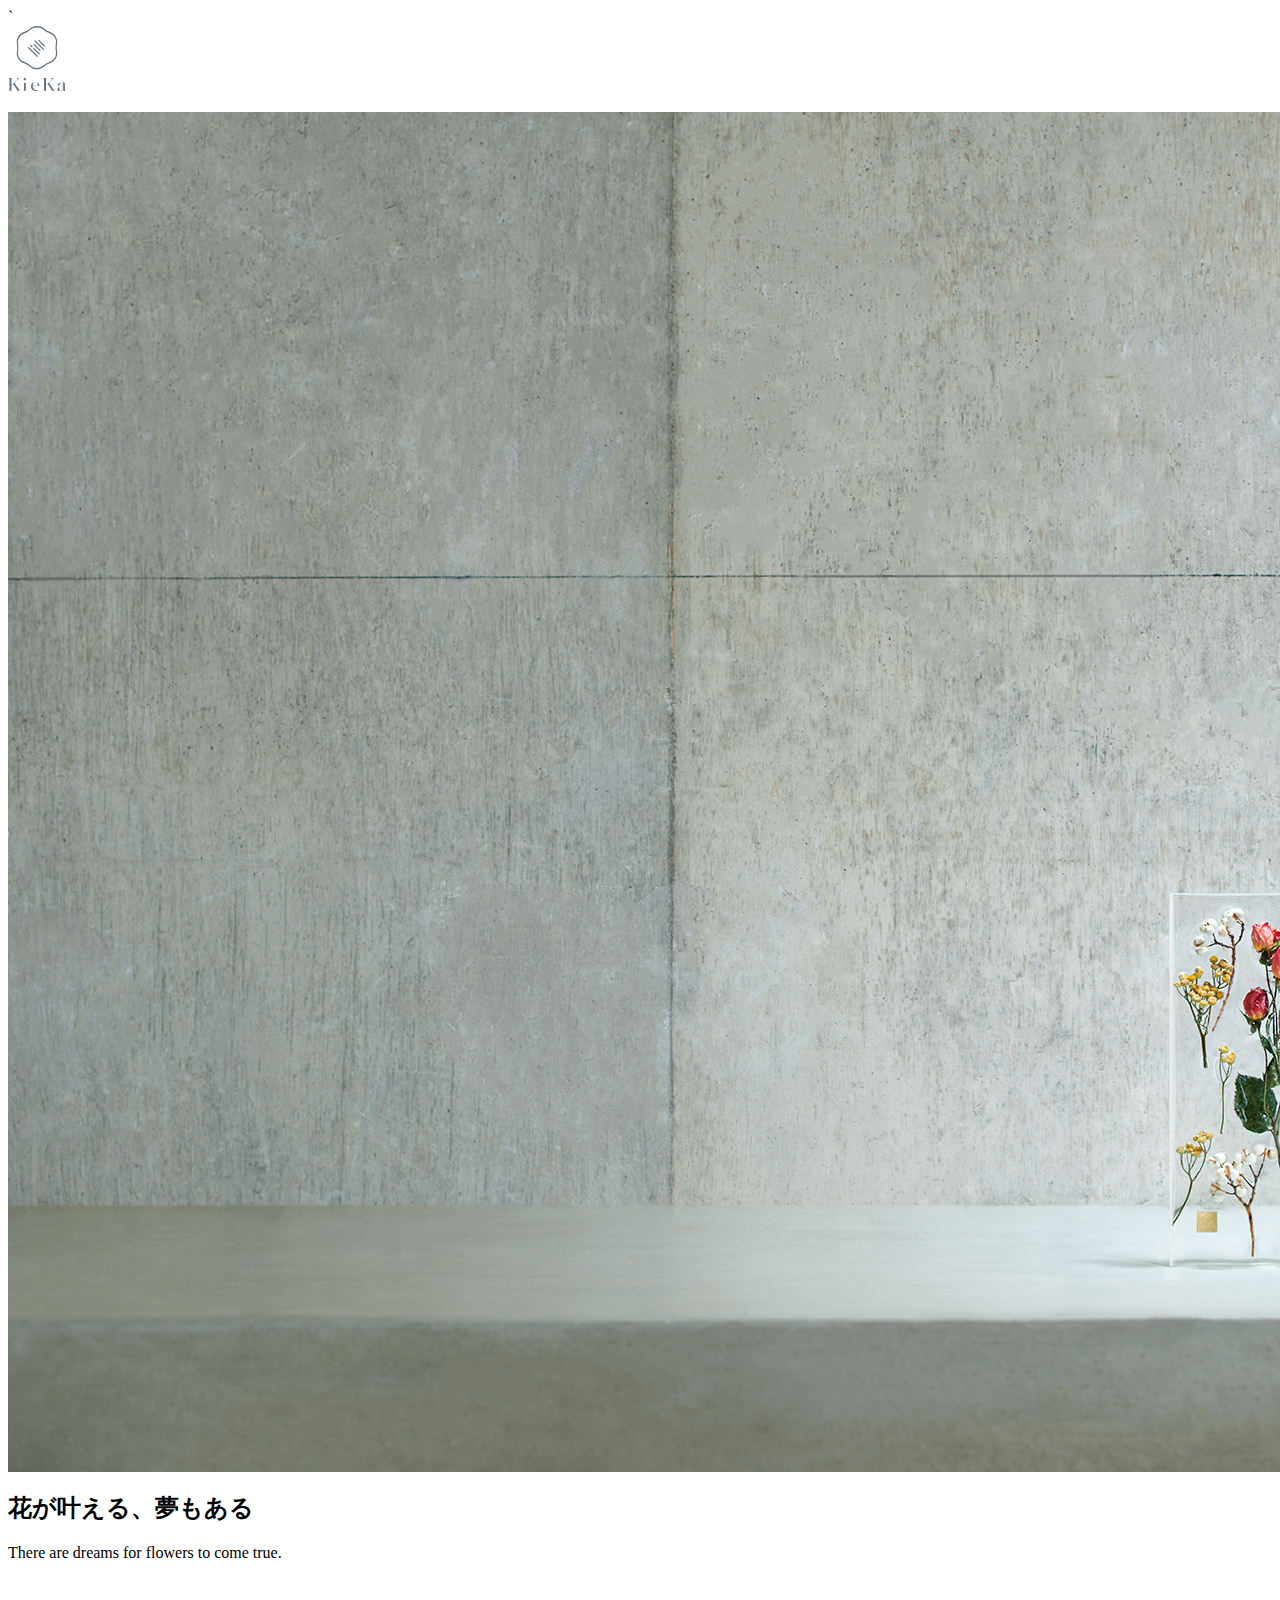
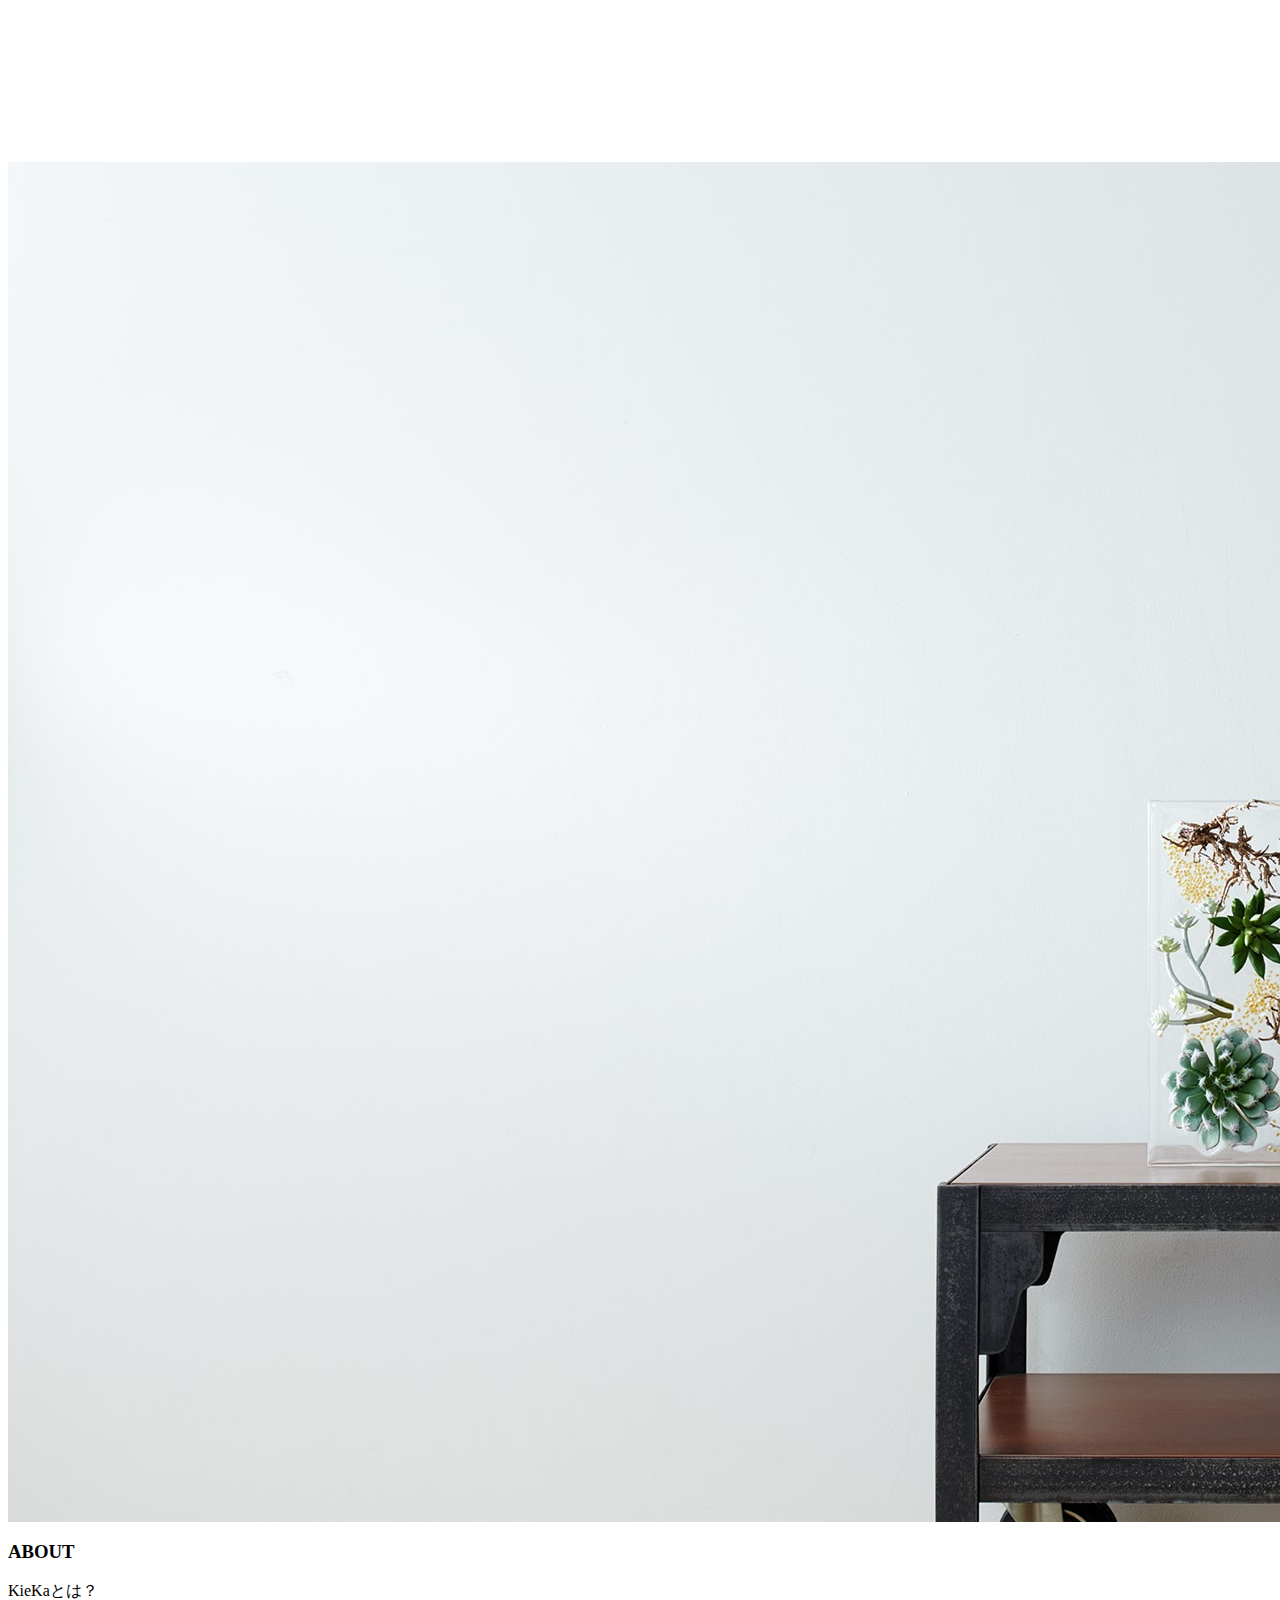
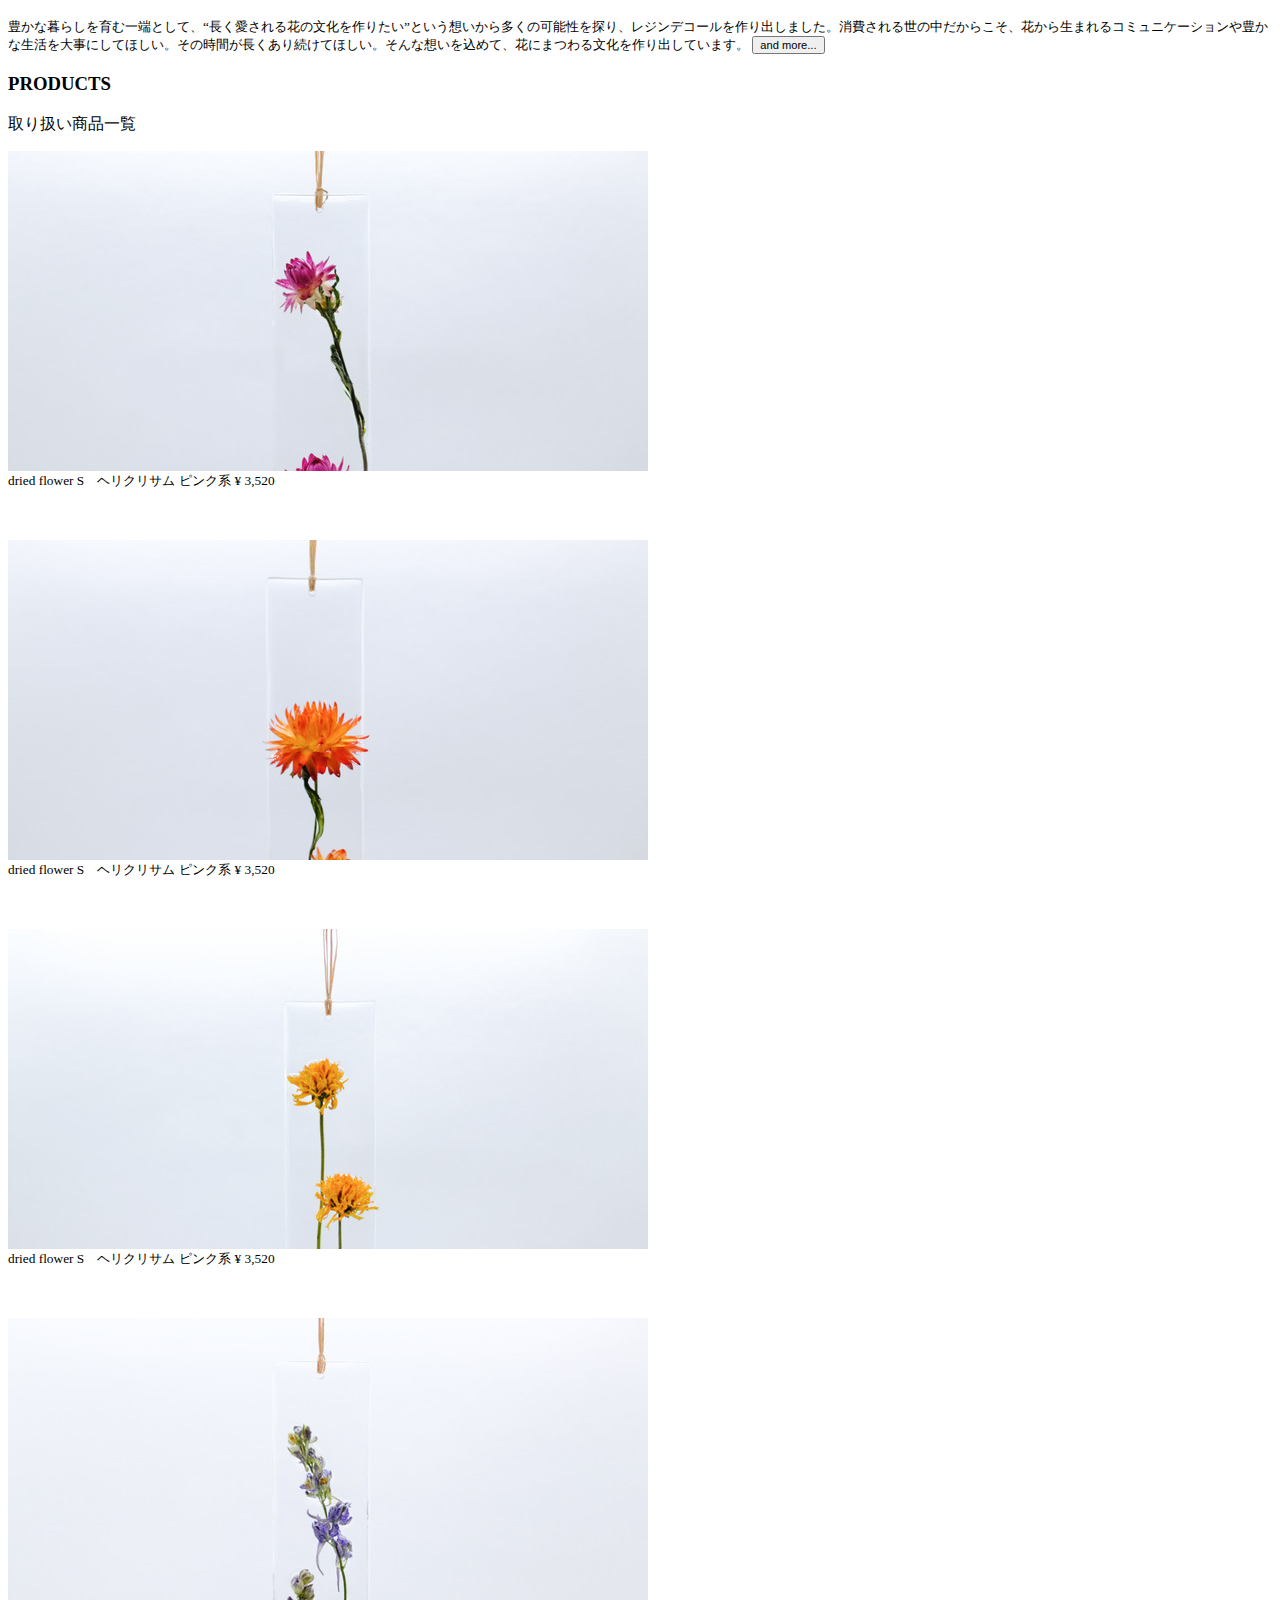
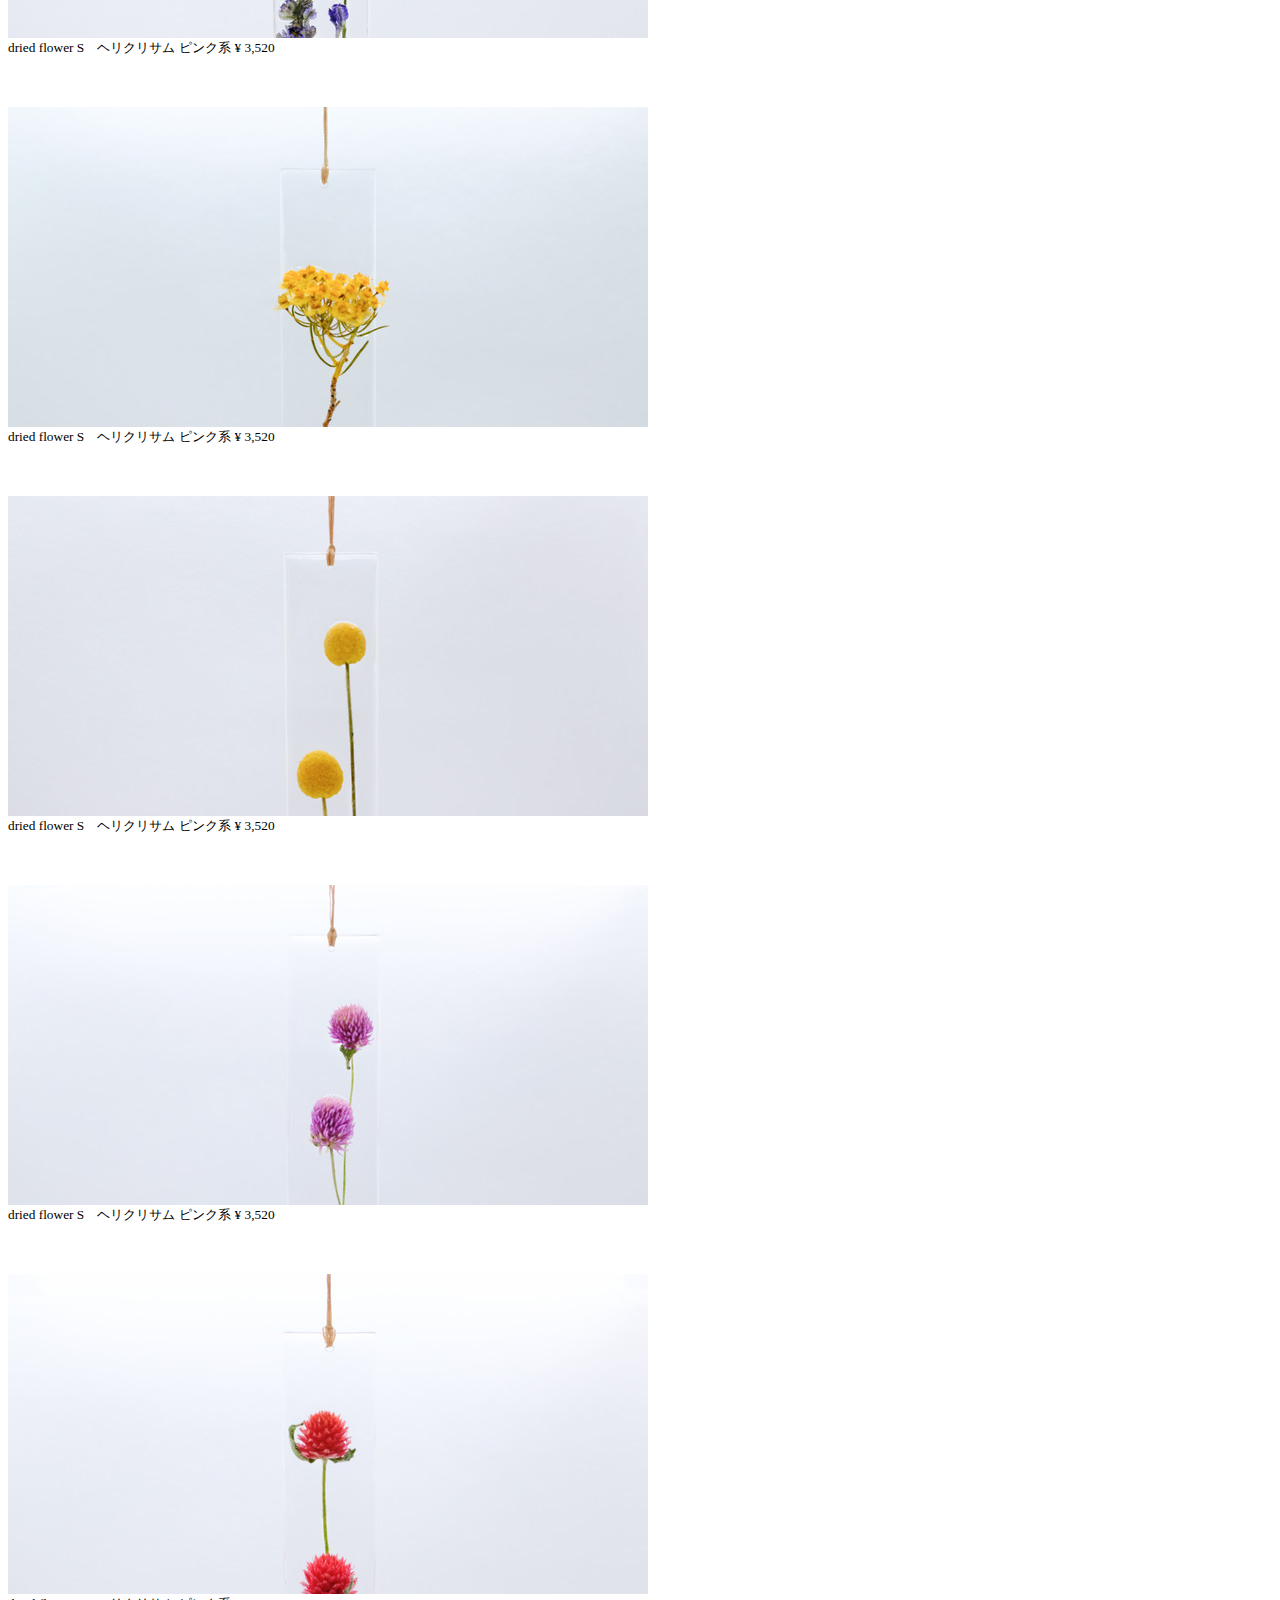
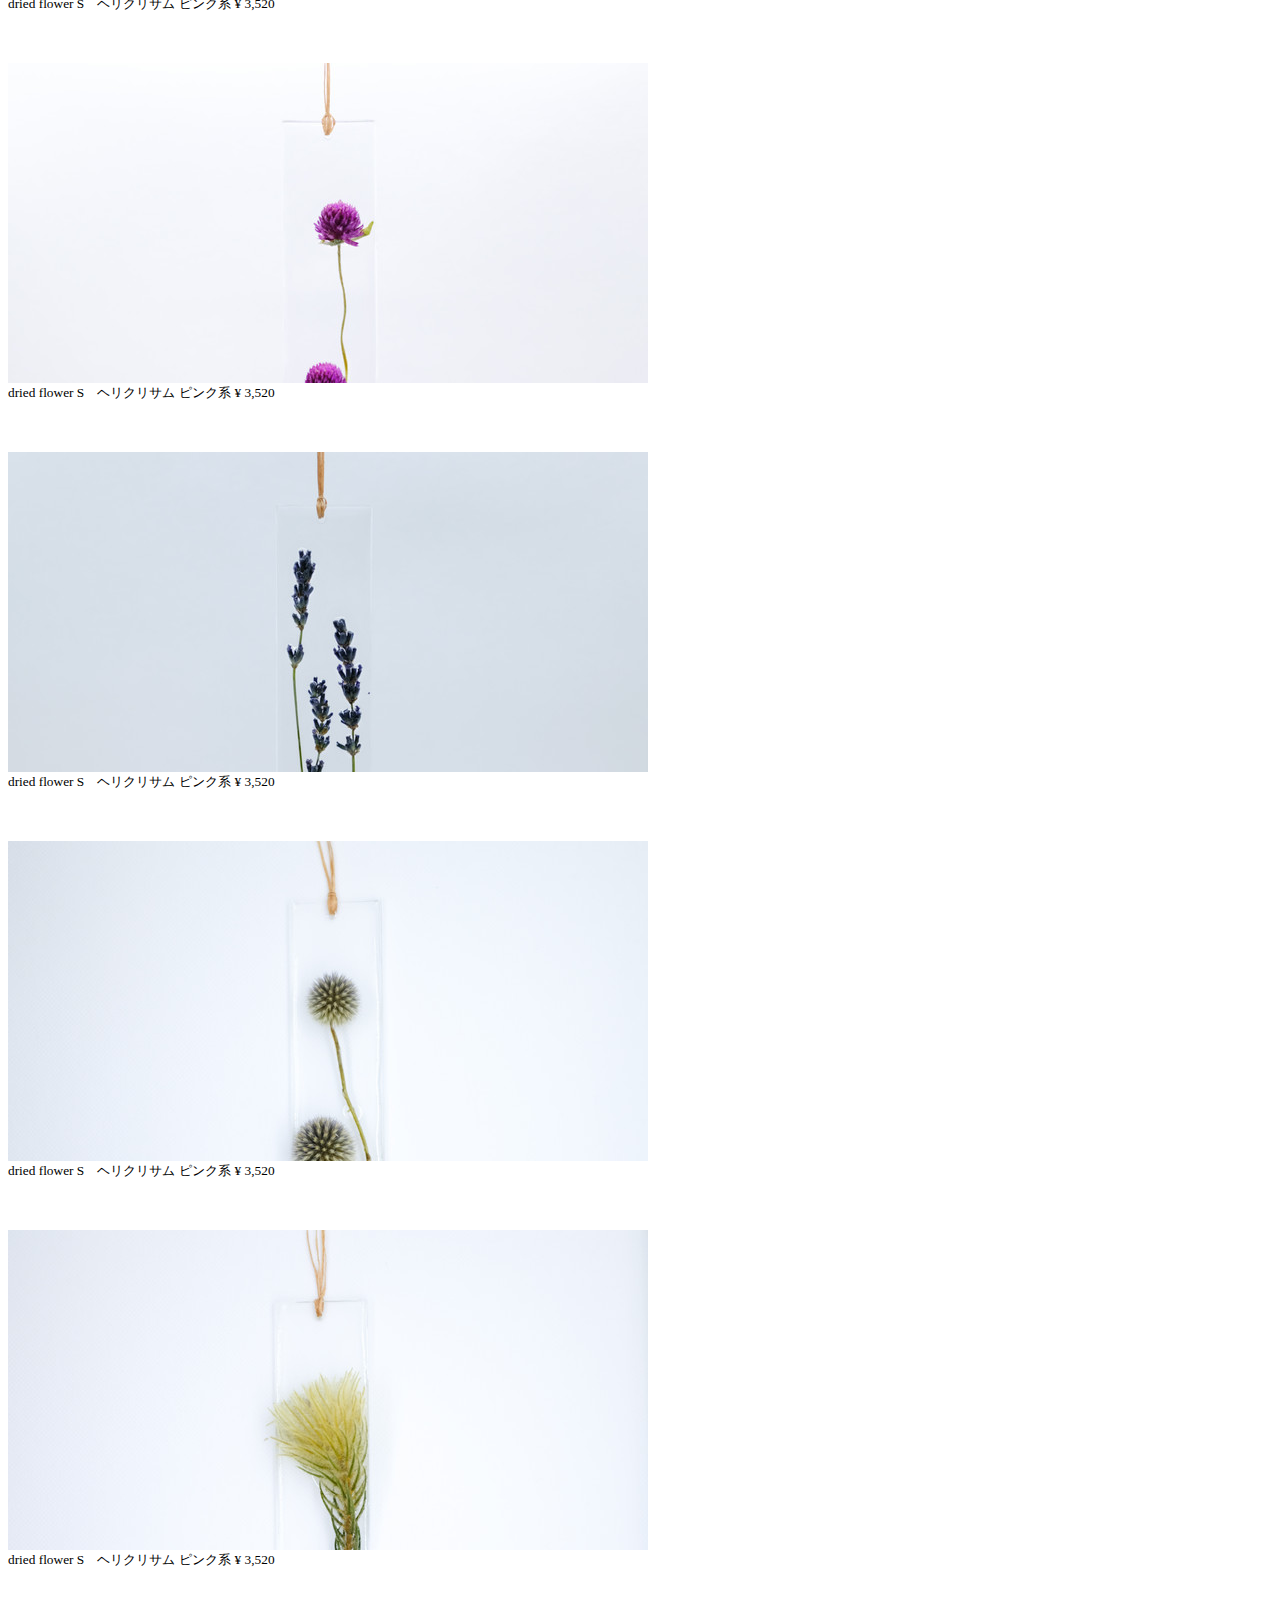
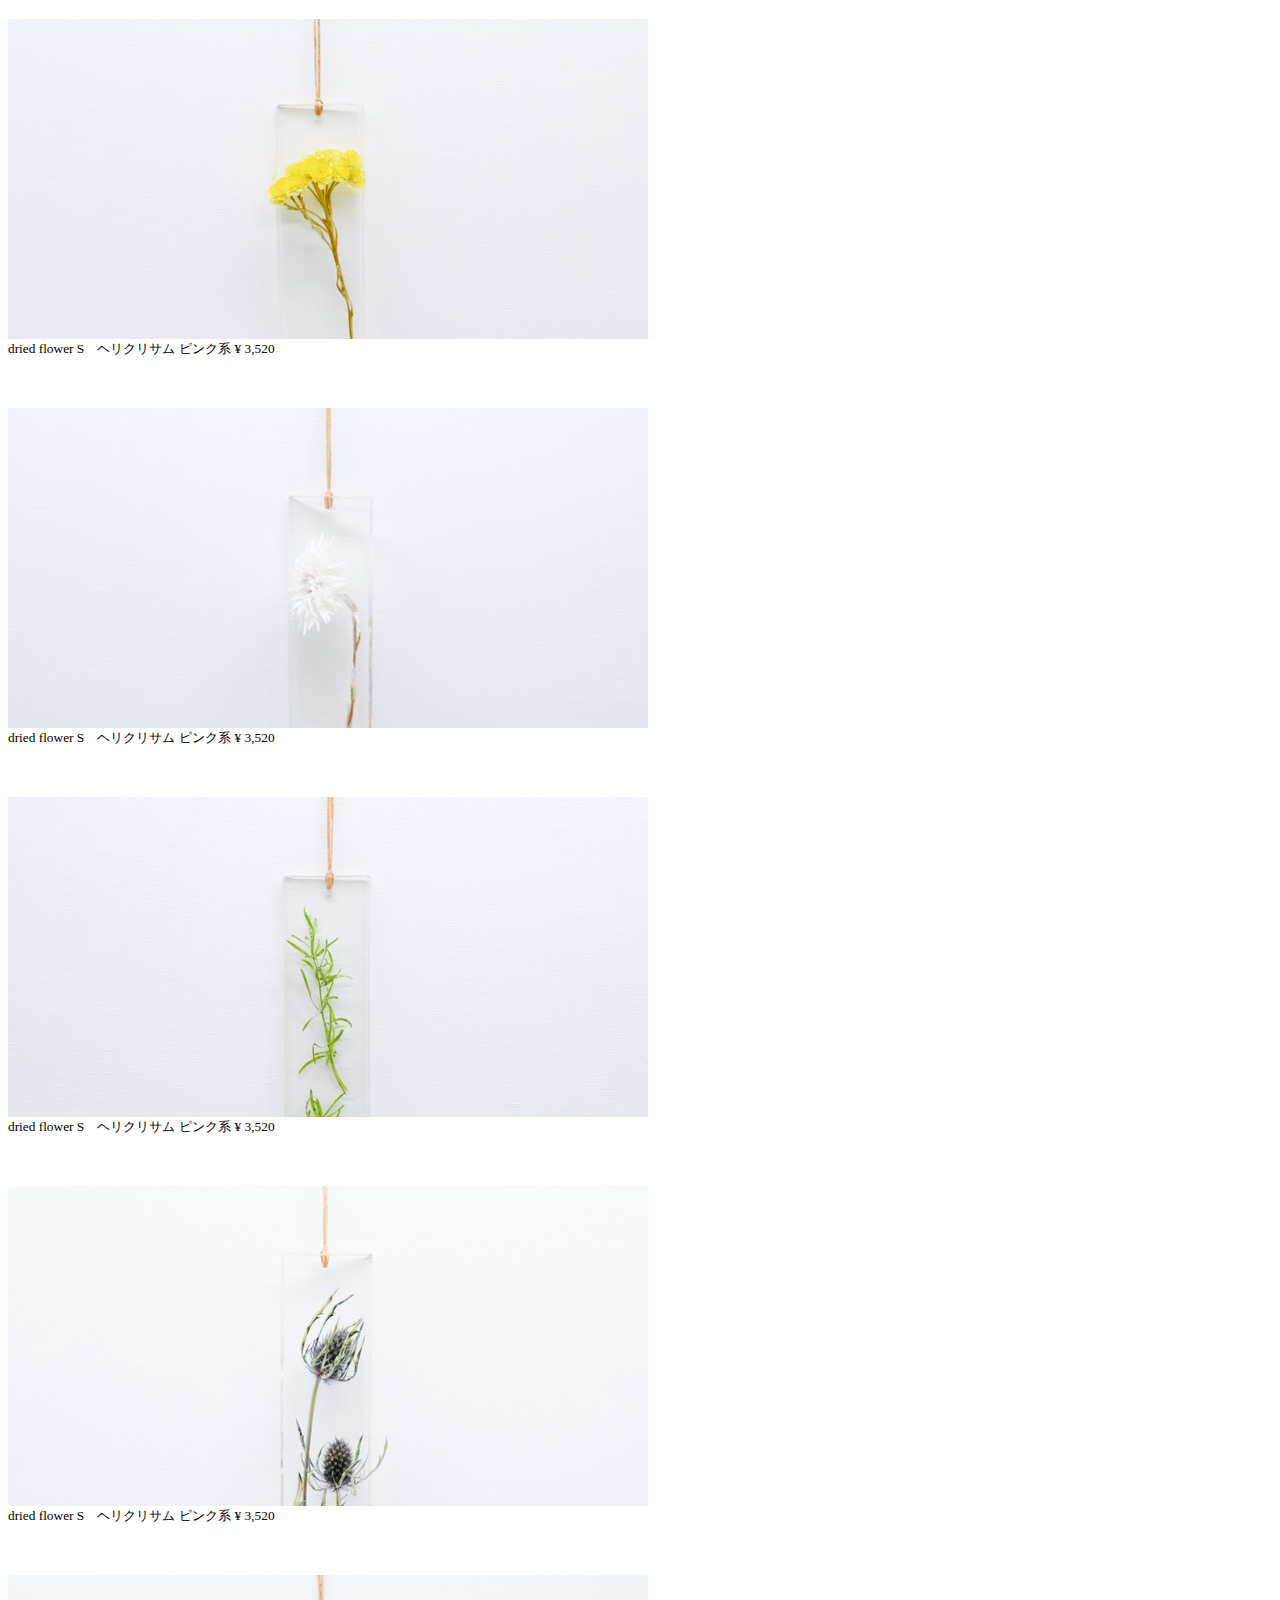
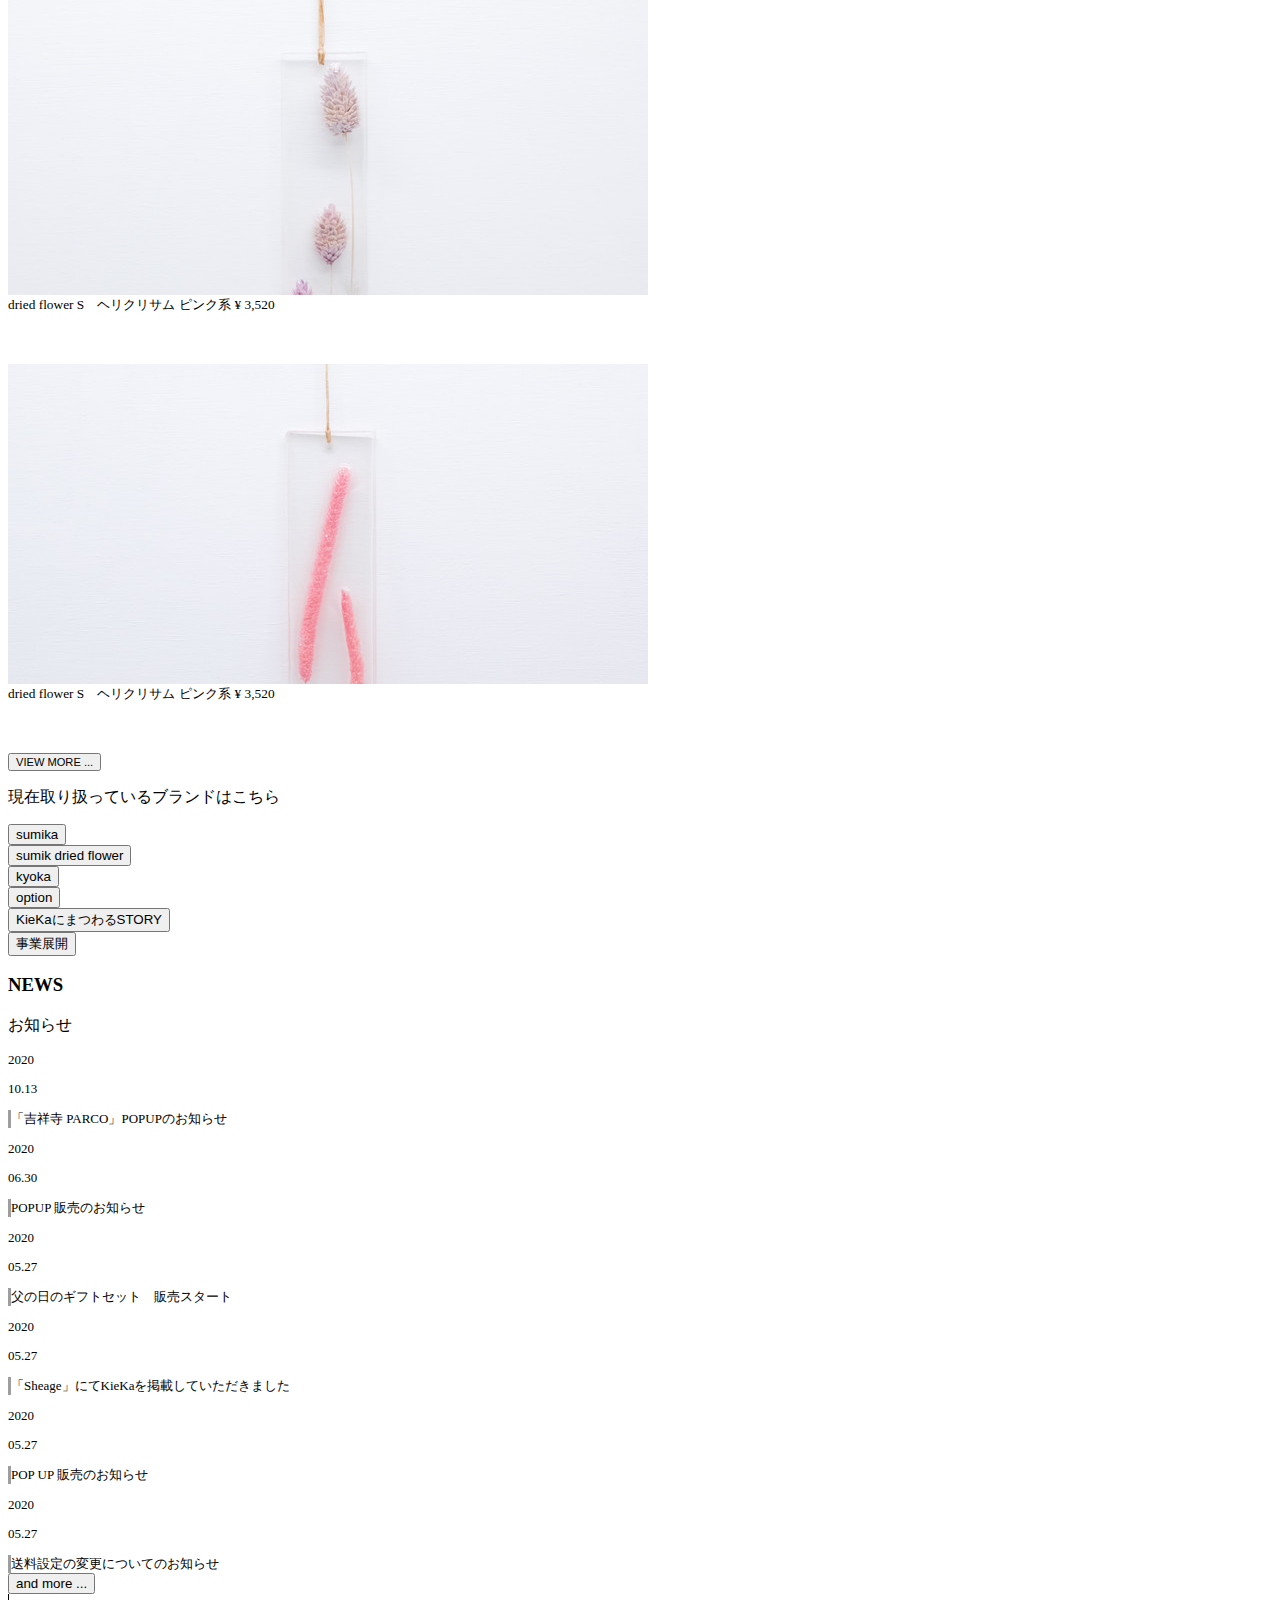
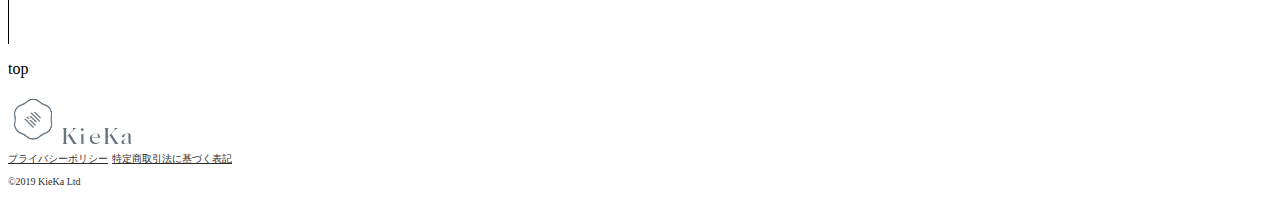
<file: hw-bs-kieka.v3.html>
`<!-- #2d2d2d -->

<!doctype html>
<html lang="en">

<head>
    <!-- Required meta tags -->
    <meta charset="utf-8">
    <meta name="viewport" content="width=device-width, initial-scale=1, shrink-to-fit=no">

    <!-- Bootstrap CSS -->
    <link rel="stylesheet" href="https://stackpath.bootstrapcdn.com/bootstrap/4.2.1/css/bootstrap.min.css"
        integrity="sha384-GJzZqFGwb1QTTN6wy59ffF1BuGJpLSa9DkKMp0DgiMDm4iYMj70gZWKYbI706tWS" crossorigin="anonymous">
    <!-- <link rel="stylesheet" href="./fontawesome-free-5.15.2-web/css/all.css"> -->
    <link
      rel="stylesheet"
      href="https://use.fontawesome.com/releases/v5.7.2/css/all.css"
      integrity="sha384-fnmOCqbTlWIlj8LyTjo7mOUStjsKC4pOpQbqyi7RrhN7udi9RwhKkMHpvLbHG9Sr"
      crossorigin="anonymous"
    />

    <title>BS Kieka</title>
    <style>

        @media screen and (max-width: 767px){
            .itempic {
                height: 230px;
            }
        }
        @media screen and (min-width: 768px) and (max-width: 991px){
            .itempic {
                height: 300px;
            }
        }
        /* 小於991px時 */
        @media screen and (max-width: 991px){
            .kv-title {
                top: 50%;
                left: 10%;
            }
            .kv-title h2 {
                font-size: 20px;
            }
        }

        /* 超過991px時 */
        @media screen and (min-width: 992px){
            .kv-title {
                top: 50%;
                left: -20%;
            }
            .mymargin {
                margin-top: 200px;
            }
            .itempic {
                height: 320px;
            }
        }
        
        /* .row *{
            background-color: rgb(247, 218, 218);
            outline: 1px solid red;
        } */
        /* -----------------Scroll---------------- */
        
        .scroll {
            transform: rotate(90deg);
            transform-origin: right;
            font-size: 20px;
            bottom: -200px;
            right: 5px;
        }

        .scroll-bar {
            width: 50px;
            height: 1px;
            background-color: black;
        }
        .item {
            margin-bottom: 50px;
        }
        
        .item:hover img{
            transform:scale(1.1,1.1);
            opacity: 0.7;
        }
        .itempic {
            width: 100%;
            overflow: hidden;    
        }
        .itempic img {
            transition: .5s;
            object-fit: cover;
        }
        .event {
            font-size: 13px;
        }
        .event-info {
            border-left: 3px solid rgb(158, 158, 158);
        }
        .lastbar {
            width: 1px;
            height: 50px;
            background-color: black;
        }
        .footer-logo {
            width: 50px;
        }
        .comment {
            font-size: 10px;
            color: #2d2d2d;
        }
    </style>

</head>

<body>
    <!---------- Nav ------------------>
    <nav>
        <div class="container-fluid">
            <div class="row justify-content-between">
                <div class="nav-logo mx-5 my-3">
                    <img src="./kieka-images/kieka.svg" alt="">
                </div>
                <div class="nav-right d-flex align-items-center mr-5">
                    <div class="nav-icons mx-2">
                        <i class="fas fa-search"></i>
                    </div>
                    <div class="nav-icons mx-2">
                        <i class="fas fa-shopping-cart"></i>
                    </div>
                    <div class="nav-icons mx-2">
                        <i class="fas fa-bars"></i>
                    </div>
                </div>
            </div>
        </div>
    </nav>

    <main>
        <!---------- Key View ------------------>
        
        <div class="container-fluid">
            <div class="row kv-row justify-content-end align-items-center ">
                <!-- 空的div裡面放scroll -->
                <div class="kv-scroll col-lg-3 d-none d-lg-block  align-self-end">
                    <div class="scroll d-flex align-items-center justify-content-end mr-3">
                        <small>scroll</small>
                        <div class="scroll-bar mx-3 "></div>
                    </div>
                </div>

                <div class="kv col-12 col-lg-9 position-relative p-0">
                    <img class="w-100" src="./kieka-images/0-keyview.jpg" alt="">
                    <div class=" kv-title position-absolute ">
                        <h2>花が叶える、夢もある</h2>
                        <p>There are dreams for flowers to come true.</p>
                    </div>
                </div>
            </div>
        </div>

        <div class="container mymargin">
            <!---------- ABOUT -------------------------->
            <div class="row aboutrow justify-content-between p-3 my-5  flex-lg-row-reverse">
                <div class="about-pic col-12 col-lg-6 px-0">
                    <img class="w-100" src="./kieka-images/0-about.jpg" alt="">
                </div>
                <div class="about-info col-12 col-lg-6">
                    <h3 class="my-2">ABOUT</h3>
                    <p>KieKaとは？</p>
                    <small>豊かな暮らしを育む一端として、“長く愛される花の文化を作りたい”という想いから多くの可能性を探り、レジンデコールを作り出しました。消費される世の中だからこそ、花から生まれるコミュニケーションや豊かな生活を大事にしてほしい。その時間が長くあり続けてほしい。そんな想いを込めて、花にまつわる文化を作り出しています。
                    </small>
                    <button type="button" class="btn btn-outline-secondary rounded-0 btn-block mt-5 mb-3"><small>and more...</small></button>
                </div>
            </div>
            <!---------- Product ---------------------------------->
            <div class="row prorow p-3">
                <div class="products col-6 ">
                    <h3>PRODUCTS</h3>
                    <p>取り扱い商品一覧</p>
                </div>
            </div>

            <div class="row itemsrow justify-content-between mb-10">
                <!-- -------------- -->
                <div class="item col-6 col-lg-4">
                    <div class="itempic">
                        <img class="w-100 h-100" src="./kieka-images/item1.jpg" alt="">
                    </div>
                    <small class="d-block">dried flower S　ヘリクリサム ピンク系</small>
                    <small class="text-muted">¥ 3,520</small>
                </div>
                <div class="item col-6 col-lg-4">
                    <div class="itempic">
                        <img class="w-100 h-100" src="./kieka-images/item2.jpg" alt="">
                    </div>
                    <small class="d-block">dried flower S　ヘリクリサム ピンク系</small>
                    <small class="text-muted">¥ 3,520</small>
                </div>
                <div class="item col-6 col-lg-4">
                    <div class="itempic">
                        <img class="w-100 h-100" src="./kieka-images/item3.jpg" alt="">
                    </div>
                    <small class="d-block"> dried flower S　ヘリクリサム ピンク系</small>
                    <small class="text-muted">¥ 3,520</small>
                </div>
                <div class="item col-6 col-lg-4">
                    <div class="itempic">
                        <img class="w-100 h-100" src="./kieka-images/item4.jpg" alt="">
                    </div>
                    <small class="d-block">dried flower S　ヘリクリサム ピンク系</small>
                    <small class="text-muted">¥ 3,520</small>
                </div>
                <div class="item col-6 col-lg-4">
                    <div class="itempic">
                        <img class="w-100 h-100" src="./kieka-images/item5.jpg" alt="">
                    </div>
                    <small class="d-block">dried flower S　ヘリクリサム ピンク系</small>
                    <small class="text-muted">¥ 3,520</small>
                </div>
                <div class="item col-6 col-lg-4">
                    <div class="itempic">
                        <img class="w-100 h-100" src="./kieka-images/item6.jpg" alt="">
                    </div>
                    <small class="d-block">dried flower S　ヘリクリサム ピンク系</small>
                    <small class="text-muted">¥ 3,520</small>
                </div>
                <div class="item col-6 col-lg-4">
                    <div class="itempic">
                        <img class="w-100 h-100" src="./kieka-images/item7.jpg" alt="">
                    </div>
                    <small class="d-block">dried flower S　ヘリクリサム ピンク系</small>
                    <small class="text-muted">¥ 3,520</small>
                </div>
                <div class="item col-6 col-lg-4">
                    <div class="itempic">
                        <img class="w-100 h-100" src="./kieka-images/item8.jpg" alt="">
                    </div>
                    <small class="d-block">dried flower S　ヘリクリサム ピンク系</small>
                    <small class="text-muted">¥ 3,520</small>
                </div>
                <div class="item col-6 col-lg-4">
                    <div class="itempic">
                        <img class="w-100 h-100" src="./kieka-images/item9.jpg" alt="">
                    </div>
                    <small class="d-block">dried flower S　ヘリクリサム ピンク系</small>
                    <small class="text-muted">¥ 3,520</small>
                </div>
                <div class="item col-6 col-lg-4">
                    <div class="itempic">
                        <img class="w-100 h-100" src="./kieka-images/item10.jpg" alt="">
                    </div>
                    <small class="d-block">dried flower S　ヘリクリサム ピンク系</small>
                    <small class="text-muted">¥ 3,520</small>
                </div>
                <div class="item col-6 col-lg-4">
                    <div class="itempic">
                        <img class="w-100 h-100" src="./kieka-images/item11.jpg" alt="">
                    </div>
                    <small class="d-block">dried flower S　ヘリクリサム ピンク系</small>
                    <small class="text-muted">¥ 3,520</small>
                </div>
                <div class="item col-6 col-lg-4">
                    <div class="itempic">
                        <img class="w-100 h-100" src="./kieka-images/item12.jpg" alt="">
                    </div>
                    <small class="d-block">dried flower S　ヘリクリサム ピンク系</small>
                    <small class="text-muted">¥ 3,520</small>
                </div>
                <div class="item col-6 col-lg-4">
                    <div class="itempic">
                        <img class="w-100 h-100" src="./kieka-images/item13.jpg" alt="">
                    </div>
                    <small class="d-block">dried flower S　ヘリクリサム ピンク系</small>
                    <small class="text-muted">¥ 3,520</small>
                </div>
                <div class="item col-6 col-lg-4">
                    <div class="itempic">
                        <img class="w-100 h-100" src="./kieka-images/item14.jpg" alt="">
                    </div>
                    <small class="d-block">dried flower S　ヘリクリサム ピンク系</small>
                    <small class="text-muted">¥ 3,520</small>
                </div>
                <div class="item col-6 col-lg-4">
                    <div class="itempic">
                        <img class="w-100 h-100" src="./kieka-images/item15.jpg" alt="">
                    </div>
                    <small class="d-block">dried flower S　ヘリクリサム ピンク系</small>
                    <small class="text-muted">¥ 3,520</small>
                </div>
                <div class="item col-6 col-lg-4">
                    <div class="itempic">
                        <img class="w-100 h-100" src="./kieka-images/item16.jpg" alt="">
                    </div>
                    <small class="d-block">dried flower S　ヘリクリサム ピンク系</small>
                    <small class="text-muted">¥ 3,520</small>
                </div><div class="item col-6 col-lg-4">
                    <div class="itempic">
                        <img class="w-100 h-100" src="./kieka-images/item17.jpg" alt="">
                    </div>
                    <small class="d-block">dried flower S　ヘリクリサム ピンク系</small>
                    <small class="text-muted">¥ 3,520</small>
                </div><div class="item col-6 col-lg-4">
                    <div class="itempic">
                        <img class="w-100 h-100" src="./kieka-images/item18.jpg" alt="">
                    </div>
                    <small class="d-block">dried flower S　ヘリクリサム ピンク系</small>
                    <small class="text-muted">¥ 3,520</small>
                </div>
                <button type="button" class="btn btn-outline-secondary rounded-0 col-10 col-lg-7 col-xl-7 mx-auto mt-4 mb-5"><small>VIEW 
                    MORE  ...</small></button>
            </div>

            <div class="row my-5">
                <p class="mx-auto ">現在取り扱っているブランドはこちら</p>
            </div>

            <!---------- Buttons ---------------------------------->
            <div class="row buttons-row justify-content-around">
                <div class="col-12 col-md-6 col-lg-4 my-1">
                    <button type="button"
                        class="button1 btn btn-outline-secondary btn-block rounded-0">sumika</button>
                </div>
                <div class="col-12 col-md-6 col-lg-4 my-1">
                    <button type="button"
                        class="button1 btn btn-outline-secondary btn-block rounded-0">sumik dried
                        flower</button>
                </div>
                <div class="col-12 col-md-6 col-lg-4 my-1">
                    <button type="button"
                        class="button1 btn btn-outline-secondary btn-block rounded-0">kyoka</button>
                </div>
                <div class="col-12 col-md-6 col-lg-4 my-1">
                    <button type="button"
                        class="button1 btn btn-outline-secondary btn-block rounded-0">option</button>
                </div>
            </div>
            
            <div class="row justify-content-center text-center mt-5">
                <div class="col-7 col-md-4 my-1">
                    <button type="button"
                        class="btn btn-outline-secondary btn-block rounded-0 py-3">KieKaにまつわるSTORY</button>
                </div>
                <div class="col-7 col-md-4 my-1">
                    <button type="button" class="btn btn-outline-secondary btn-block rounded-0 py-3">事業展開</button>
                </div>

            </div>

            <!---------- NEWS -------------------------->
            <div class="row mt-5 p-3">
                <div class="news">
                    <h3>NEWS</h3>
                    <p>お知らせ</p>
                </div>
            </div>
            <!---------- NEWS EVENTS-------------------------->
            <div class="row p-3 mb-3">
                <div class="event col-12 d-flex align-items-center mb-3">
                    <div class="event-time pr-5  ">
                        <p class="my-0 ">2020</p>
                        <p class="my-0 ">10.13</p>
                    </div>
                    <div class="event-info py-1 pl-5">「吉祥寺 PARCO」POPUPのお知らせ</div>
                </div>
                <div class="event col-12 d-flex align-items-center mb-3">
                    <div class="event-time pr-5  ">
                        <p class="my-0 ">2020</p>
                        <p class="my-0 ">06.30</p>
                    </div>
                    <div class="event-info py-1 pl-5">POPUP 販売のお知らせ</div>
                </div>
                <div class="event col-12 d-flex align-items-center mb-3">
                    <div class="event-time pr-5  ">
                        <p class="my-0 ">2020</p>
                        <p class="my-0 ">05.27</p>
                    </div>
                    <div class="event-info py-1 pl-5">父の日のギフトセット　販売スタート</div>
                </div>
                <div class="event col-12 d-flex align-items-center mb-3">
                    <div class="event-time pr-5  ">
                        <p class="my-0 ">2020</p>
                        <p class="my-0 ">05.27</p>
                    </div>
                    <div class="event-info py-1 pl-5">「Sheage」にてKieKaを掲載していただきました</div>
                </div>
                <div class="event col-12 d-flex align-items-center mb-3">
                    <div class="event-time pr-5  ">
                        <p class="my-0 ">2020</p>
                        <p class="my-0 ">05.27</p>
                    </div>
                    <div class="event-info py-1 pl-5">POP UP 販売のお知らせ</div>
                </div>
                <div class="event col-12 d-flex align-items-center mb-3">
                    <div class="event-time pr-5  ">
                        <p class="my-0 ">2020</p>
                        <p class="my-0 ">05.27</p>
                    </div>
                    <div class="event-info py-1 pl-5">送料設定の変更についてのお知らせ</div>
                </div>
            </div>
            <!-------- back to top ------------------>
            <div class="row mb-5">
                <button type="button" class="btn btn-outline-secondary rounded-0 col-10 col-lg-7 col-xl-7 mx-auto mt-3 mb-3">and
                    more ...</button>
            </div>
            <div class="row flex-column align-items-center mt-5">
                <div class="lastbar my-2"></div>
                <p>top</p>
            </div>
        </div>
    </main>

    <!-- footer -->
    <footer class="container mb-5">
            <div class="row flex-column flex-lg-row justify-content-between align-items-center">
                <div class="footer-left my-2">
                    <img class="footer-logo" src="./kieka-images/kieka-footer-logo.png" alt="">
                    <img class="footer-name" src="./kieka-images/kieka-footer-logo.svg" alt="">
                </div>
                <div class="footer-md mr-lg-auto mx-4 my-2">
                    <a class="comment mx-3" href="">プライバシーポリシー</a>
                    <a class="comment mx-3" href="">特定商取引法に基づく表記</a>
                </div>
                <div class="footer-right text-lg-right my-2">
                    <i class="fab fa-facebook-f mx-3 mr-lg-0"></i>
                    <i class="fab fa-instagram mx-3 mr-lg-0"></i>
                    <p class="comment my-2">©2019 KieKa Ltd</p>
                </div>
            </div>
    </footer>
    

    <!-- Optional JavaScript -->
    <!-- jQuery first, then Popper.js, then Bootstrap JS -->
    <script src="https://code.jquery.com/jquery-3.3.1.slim.min.js"
        integrity="sha384-q8i/X+965DzO0rT7abK41JStQIAqVgRVzpbzo5smXKp4YfRvH+8abtTE1Pi6jizo"
        crossorigin="anonymous"></script>
    <script src="https://cdnjs.cloudflare.com/ajax/libs/popper.js/1.14.6/umd/popper.min.js"
        integrity="sha384-wHAiFfRlMFy6i5SRaxvfOCifBUQy1xHdJ/yoi7FRNXMRBu5WHdZYu1hA6ZOblgut"
        crossorigin="anonymous"></script>
    <script src="https://stackpath.bootstrapcdn.com/bootstrap/4.2.1/js/bootstrap.min.js"
        integrity="sha384-B0UglyR+jN6CkvvICOB2joaf5I4l3gm9GU6Hc1og6Ls7i6U/mkkaduKaBhlAXv9k"
        crossorigin="anonymous"></script>

</body>

</html>
</file>
<file: FransHals/index.css>
/* * {
        outline: 1px solid red;
    } */
    /* 手機版 */
    /* .nav-bar {
        position: fixed;
        left: 0;
        bottom: 0;
        height: 4vw;
        width: 100%;
        background-color: #231f20;
    } */

    body {
        margin: 0;
        padding: 0;
        min-width: 900px;
    }

    .row {
        margin: 0;
    }

    
    

    a {
        text-decoration: none;
    }

    .textDark {
        color: #231f20;
    }

    .textHero {
        color: #fce373;
    }

    .bgHero {
        background-color: #fce373;
    }

    .bgDark {
        background-color: #231f20;
    }

    .bgCard {
        background-color: #9CD08E;
    }

    
    .nav-bar {
        position: fixed;
        flex: 0 0 auto;
        height: 100vh;
        width: 4vw;
        background-color: #231f20;
        z-index: 1000;
    }
    .nav-bar i {
        font-size: 35px;
    }
    .navBtn {
        width: 50px;
        height: 50px;
        background-color: #fce373;
        border-radius: 50% ;
        text-align: center;
        margin-right: -40px;
        border: 4px solid #231f20;
        box-sizing: content-box;
    }
    .navBtn i{
        line-height: 50px;
    }
    
    .logo {
        width: 150px;
        height: 56px;
    }

    .logo img {
        width: 100%;
    }

    .home-hero {
        background-color: #fce373;
        width: 100%;
        height: 430px;
    }

    .home-heroTitle {
        font-size: 186px;
        font-family: raisonne-demibold, Raisonne, Futura, Helvetica, Arial, sans-serif;
        font-weight: 600;
        letter-spacing: .02em;
        line-height: .9em;
    }

    .home-heroSubtitle {
        display: block;
        width: calc(100% - 6vw);
        margin: auto;
        font-size: 28px;
        margin-bottom: 100px;
    }

    .keyButton {
        width: 270px;
        height: 60px;
        line-height: 60px;
    }

    .keyButton a {
        font-size: 30px;
        font-weight: bolder;
    }

    .exhiButton-row {
        width: 100%;
        /* height: 750px; */
        background-color: #cca69a;
    }

    .exhi-row {
        height: 690px;
        background-color: #cca69a;
        padding-top: 10vh;
    }

    .eCardWrap {
        width: 100vw;
        overflow: hidden;
        white-space: nowrap;
        position: relative;
    }

    .eCard {
        width: 32vw;
        padding: 2vw;
        box-sizing: border-box;
        position: absolute;
        background-color: #9CD08E;
    }

    .eCard1 {
        left: 8%;
    }

    .eCard2 {
        left: 48%;
    }

    .eCard3 {
        left: 88%;
    }

    .ePic {
        width: 100%;
        height: 26vw;
        overflow: hidden;
        background-size: cover;
        background-position: center;

    }

    .ePic1 {
        background-image: url(./images/ePic1.jpg);
    }

    .ePic2 {
        background-image: url(./images/ePic2.jpg);
    }

    .ePic3 {
        background-image: url(./images/ePic3.png);
    }

    .ePic img {
        height: 100%;
    }

    .eTitle {
        font-size: 45px;
        line-height: 40.5px;
        text-align: center;
        padding-top: 60px;
        margin-bottom: -50px;
        font-weight: 600;
        letter-spacing: .02em;
    }

    .discover-row {
        width: 100%;
        height: 800px;
        background-color: #f37449;
        position: relative;
    }

    .video-wrap {
        width: 40vw;
        height: 100vh;
        /* margon nav-bar的寬度 */
        margin-left: 4vw;
        padding: 0;
        overflow: hidden;
        position: absolute;
        z-index: 99;
        /* position: relative; */
    }
    .video-wrap.fixed {
        position: fixed;
        top: 0;
        left: 0;
    }

    .video {
        width: 100%;
        height: 50%;
    }

    .video img {
        /* object-fit: cover;
        object-position: bottom; */
        width: 100%;
    }
    
    .play-btn {
        width: 4vw;
        height: 4vw;
        border-radius: 50%;
        background-color: #f37449;
        position: absolute;
        z-index: 100;
        top: 45vh;
        left: 18vw;
    }

    .discover-wrap {
        margin-left: 46vw;
        width: 50vw;
    }
    .discover-wrap.fixed {
        position: fixed;
        right: 0;
    }

    .disTitle {
        font-size: 110px;
        font-weight: 600;
        letter-spacing: .02em;
        line-height: .9em;
        width: fit-content;
    }

    .disPic-wrap {
        background-color: #9CD08E;
        padding: 1.5vw;
    }
    .disPic {
        width: 16vw;
        height: 12vw;
        background-size: cover;
        background-repeat: no-repeat;
        background-position: center center;
    }
    .disPic1 {
        background-image: url(./images/disPic1.jpg);
    }

    .disPic2 {
        background-image: url(./images/disPic2.jpg);
    }
    .disSubtitle {
        width: 40vw;
    }
    .new-row {
        width: 100%;
        height: 800px;
        background-color: #a385bd;
        position: relative;
    }
    .newPic-wrap {
        width: 40vw;
        height: 100vh;
        /* margon nav-bar的寬度 */
        margin-left: 4vw;
        padding: 0;
        overflow: hidden;
        position: absolute;
        /* top: 0; */
    }
    .newPic-wrap.top {
        top: 0;
    }
    .newPic-wrap.bottom {
        bottom: 0;
    }
    .newPic-wrap.fixed {
        position: fixed;
        bottom: 0;
        left: 0;
    }
    .new {
        width: 100%;
        height: 50%;
    }

    .new img {
        /* object-fit: cover;
            object-position: bottom; */
        width: 100%;
    }
    .new-bottom img {
        /* 不知道怎麼讓圖片以bottom為中心 */
        object-position: bottom;
    }
    .new-wrap {
        width: 50vw;
        margin-left: 46vw;
    }
    .newTitle {
        font-family: raisonne-demibold,Raisonne,Futura,Helvetica,Arial,sans-serif;
        font-size: 110px;
        font-weight: 600;
        letter-spacing: .02em;
        line-height: .9em;
        width: fit-content;
    }
    .new-col {
        width: 50%;
    }
    .newCol-left{

        border-right: 3px solid #231f20;
    }
    .newPic-left {
        width: 10vw;
        height: 10vw;
        background: url(./images/newPic-left.png);
        background-size: cover;
        background-position: center;
        border: 12px solid #F29C50;
        margin-top: 8vw; 
    }
    .newPic-right {
        width: 10vw;
        height: 10vw;
        background: url(./images/newPic-right.jpg);
        background-size: cover;
        background-position: center;
        border: 12px solid #F29C50;  
    }
    .new-left img {
        object-fit: cover;
    }
    
    .footer-row {
        width: 100%;
        height: 500px;
        background-color: #fce373;
    }
    .footer-wrap {
        margin: 80px 0;
        padding: 0 5vw;
    }
    .footer-left {
        border-right: 2px solid #231f20;
    }
    .input {
        width: 40%;
        text-align: start;
        border-bottom: 1px solid black;
    }
    .signup {

        width: 130px;
        height: 40px;
        background-color: rgba(145, 137, 137, 0.479);
        border-radius: 20px;
        color: #fce373;
        font-size: 18px;
        line-height: 32px;
    }
    .hofPic, .halPic {
        width: 100px;
        height: 100px;
        background-color: #F29C50;
    }
    .footer-bottom {
        padding-left: 4vw;
    }
    .footer-icon {
        margin-right: auto;
    }
    .footer-link {
        width: 550px;
    }
    .footer-svg {
        margin-left: auto;
    }
</file>
